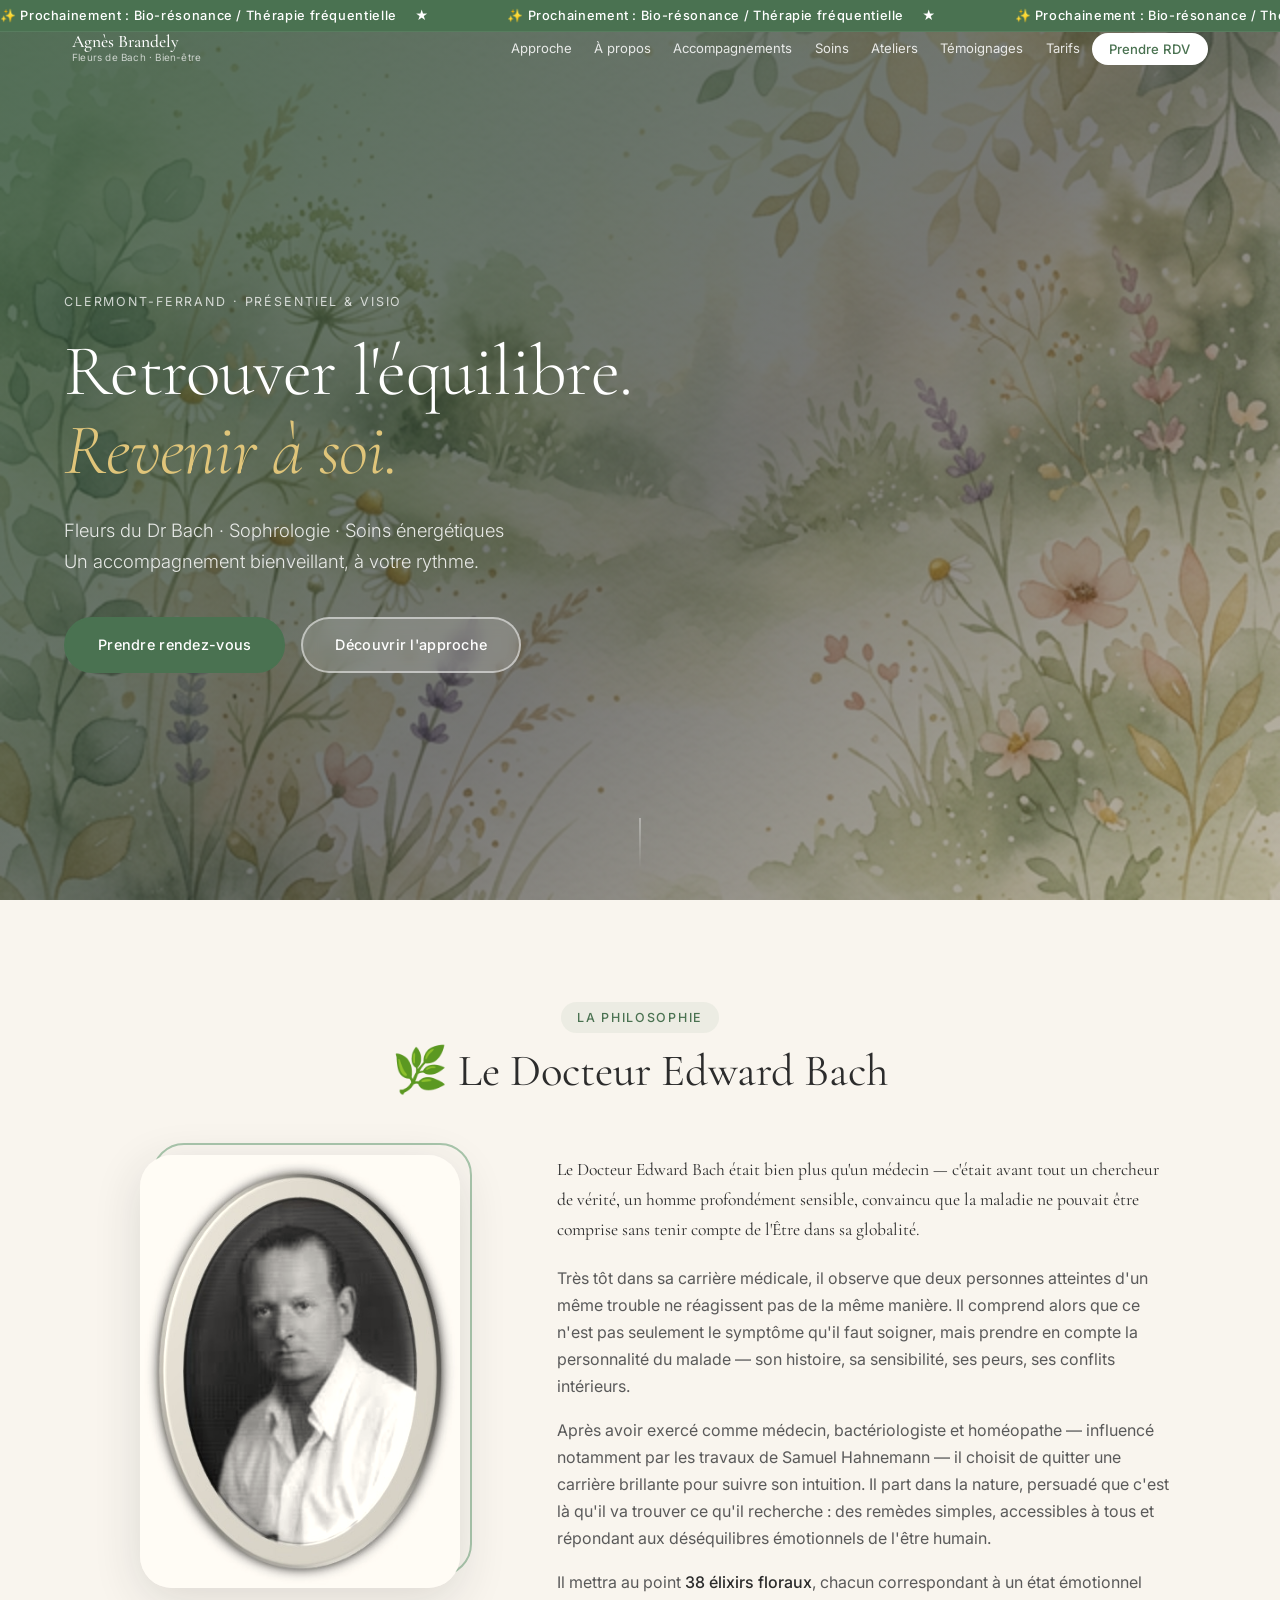
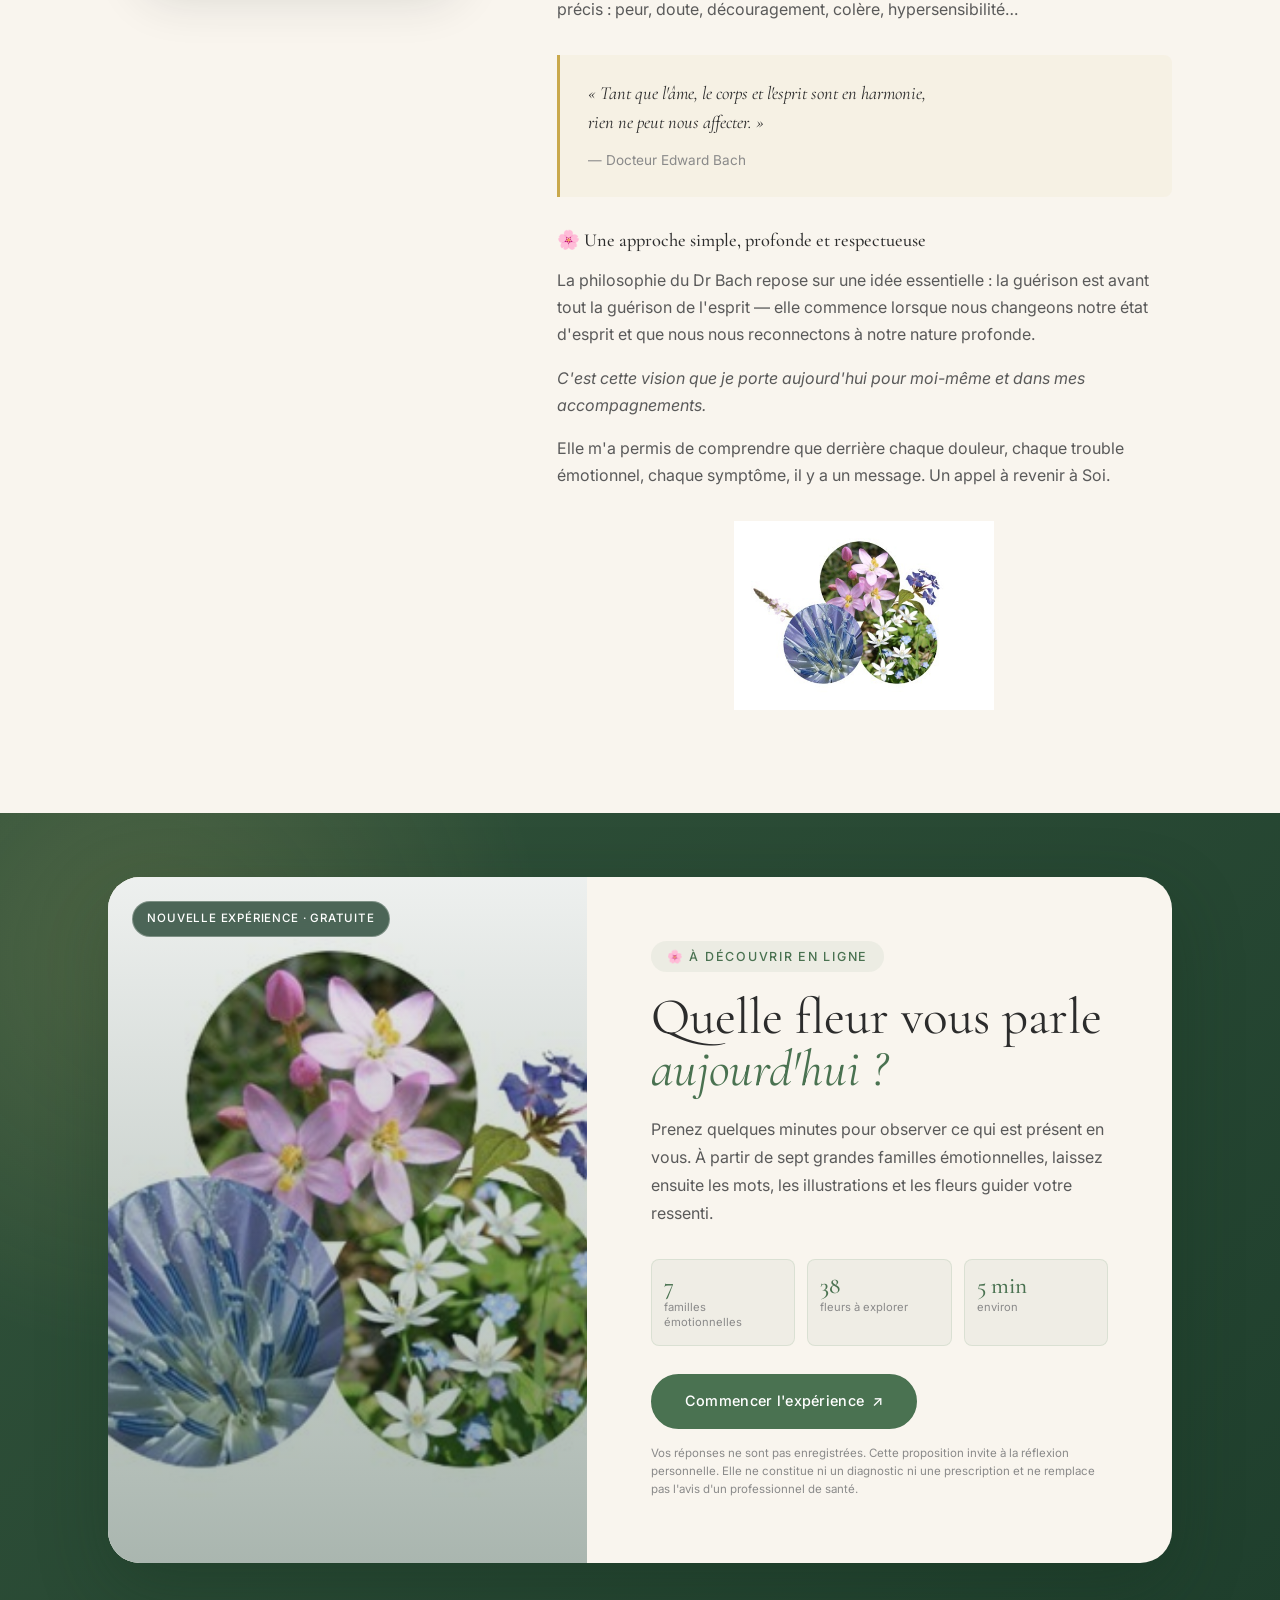
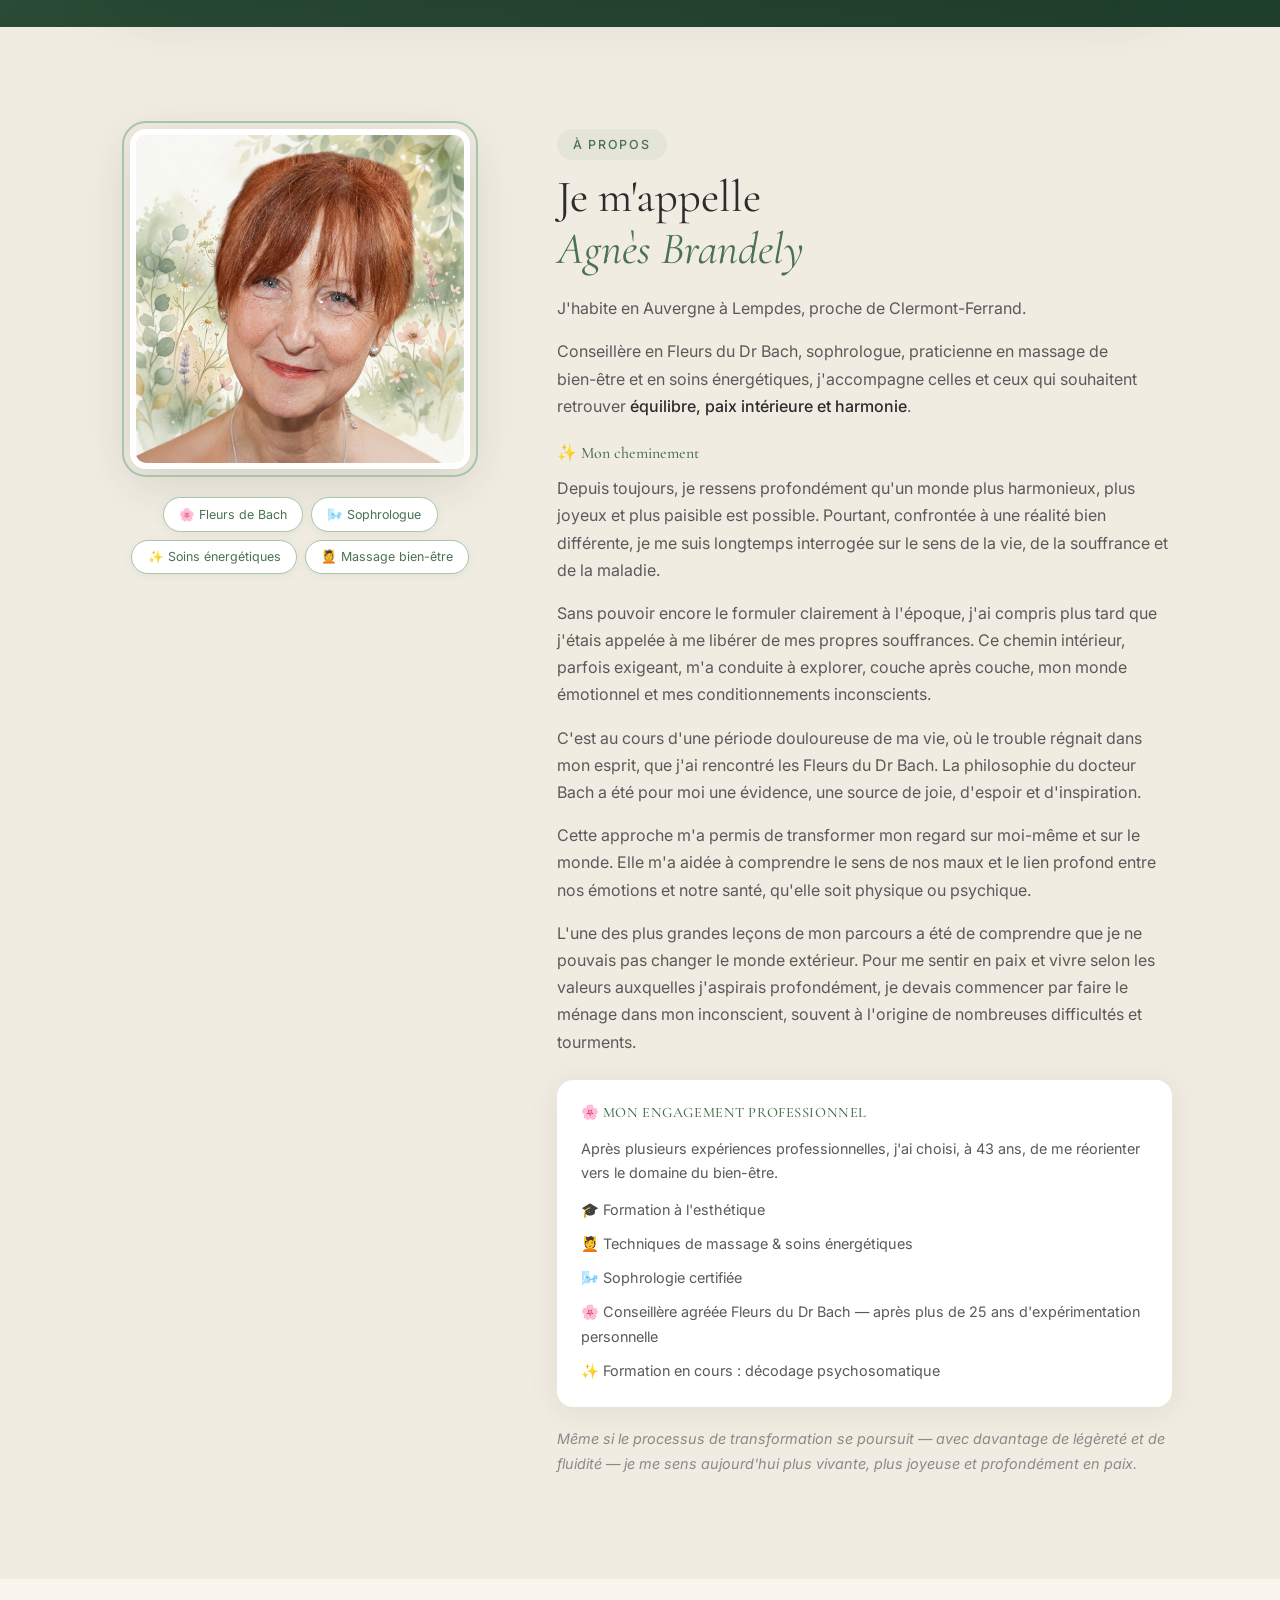
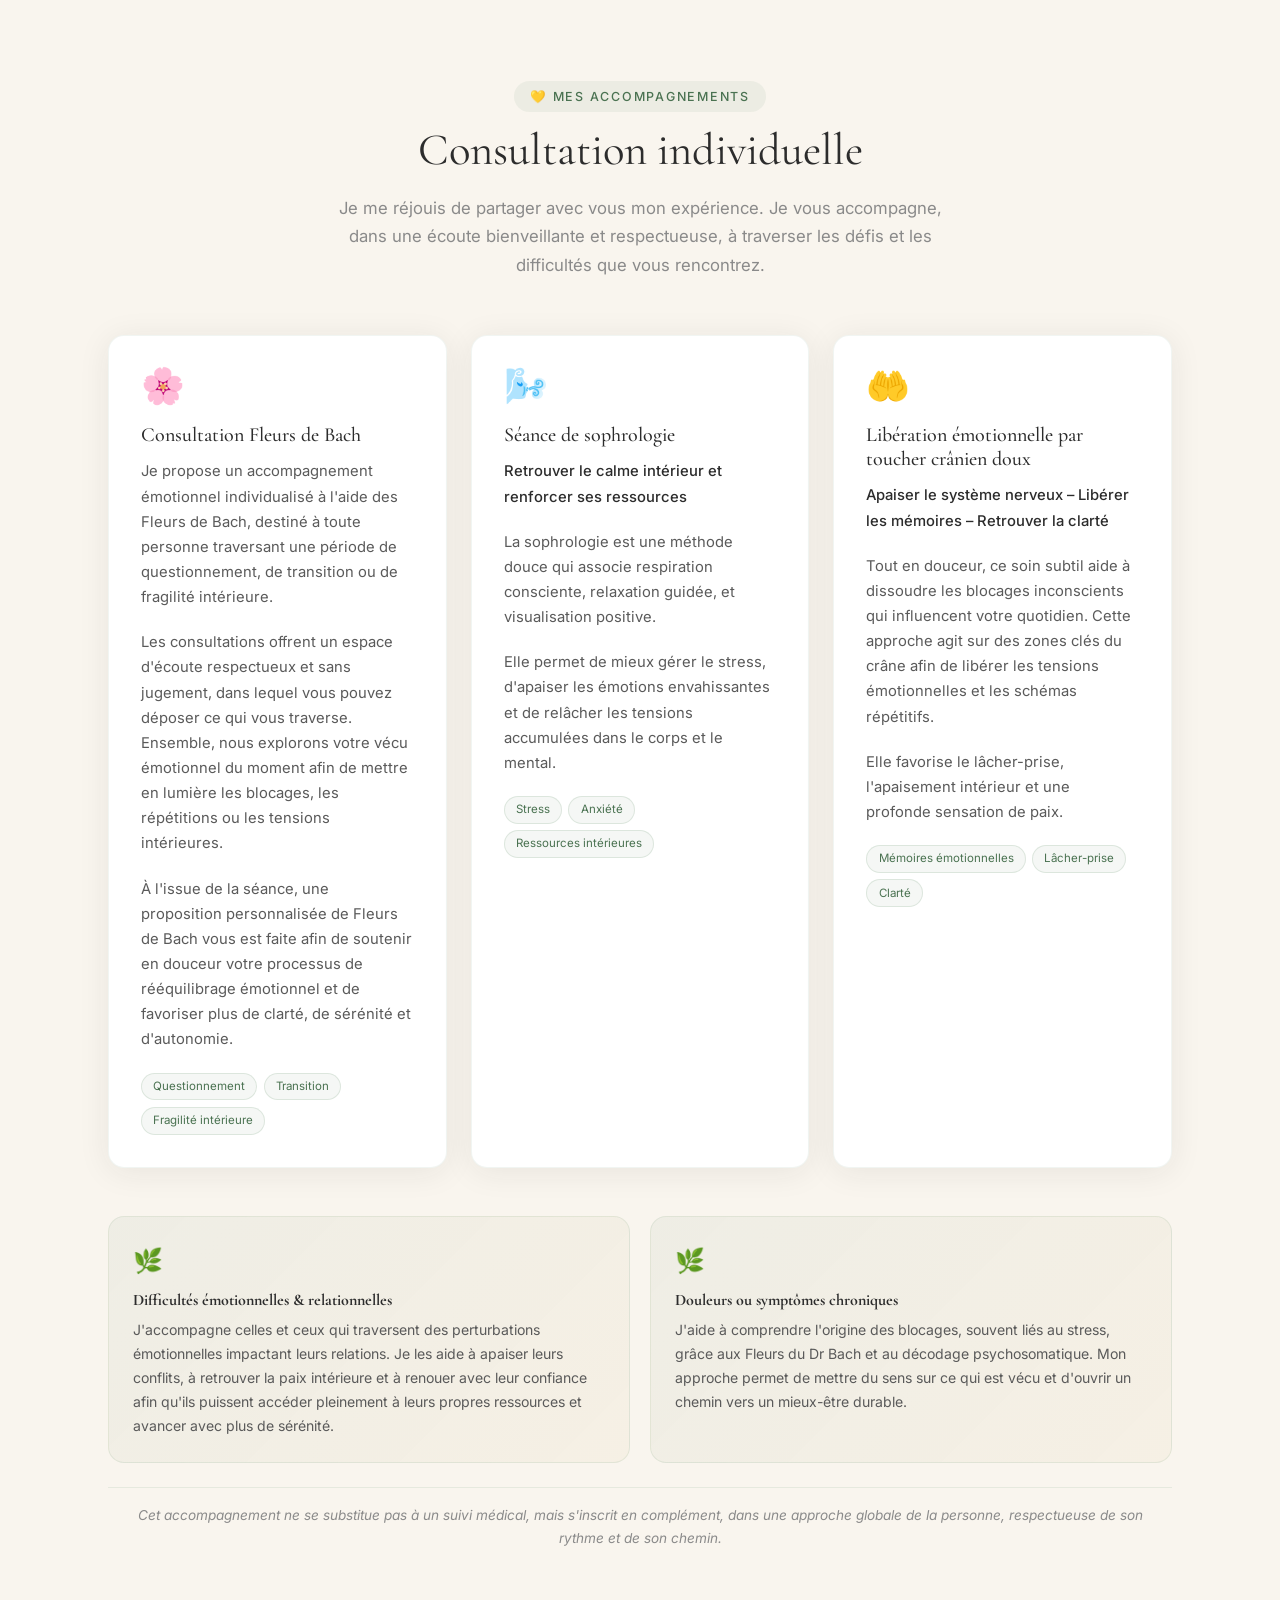
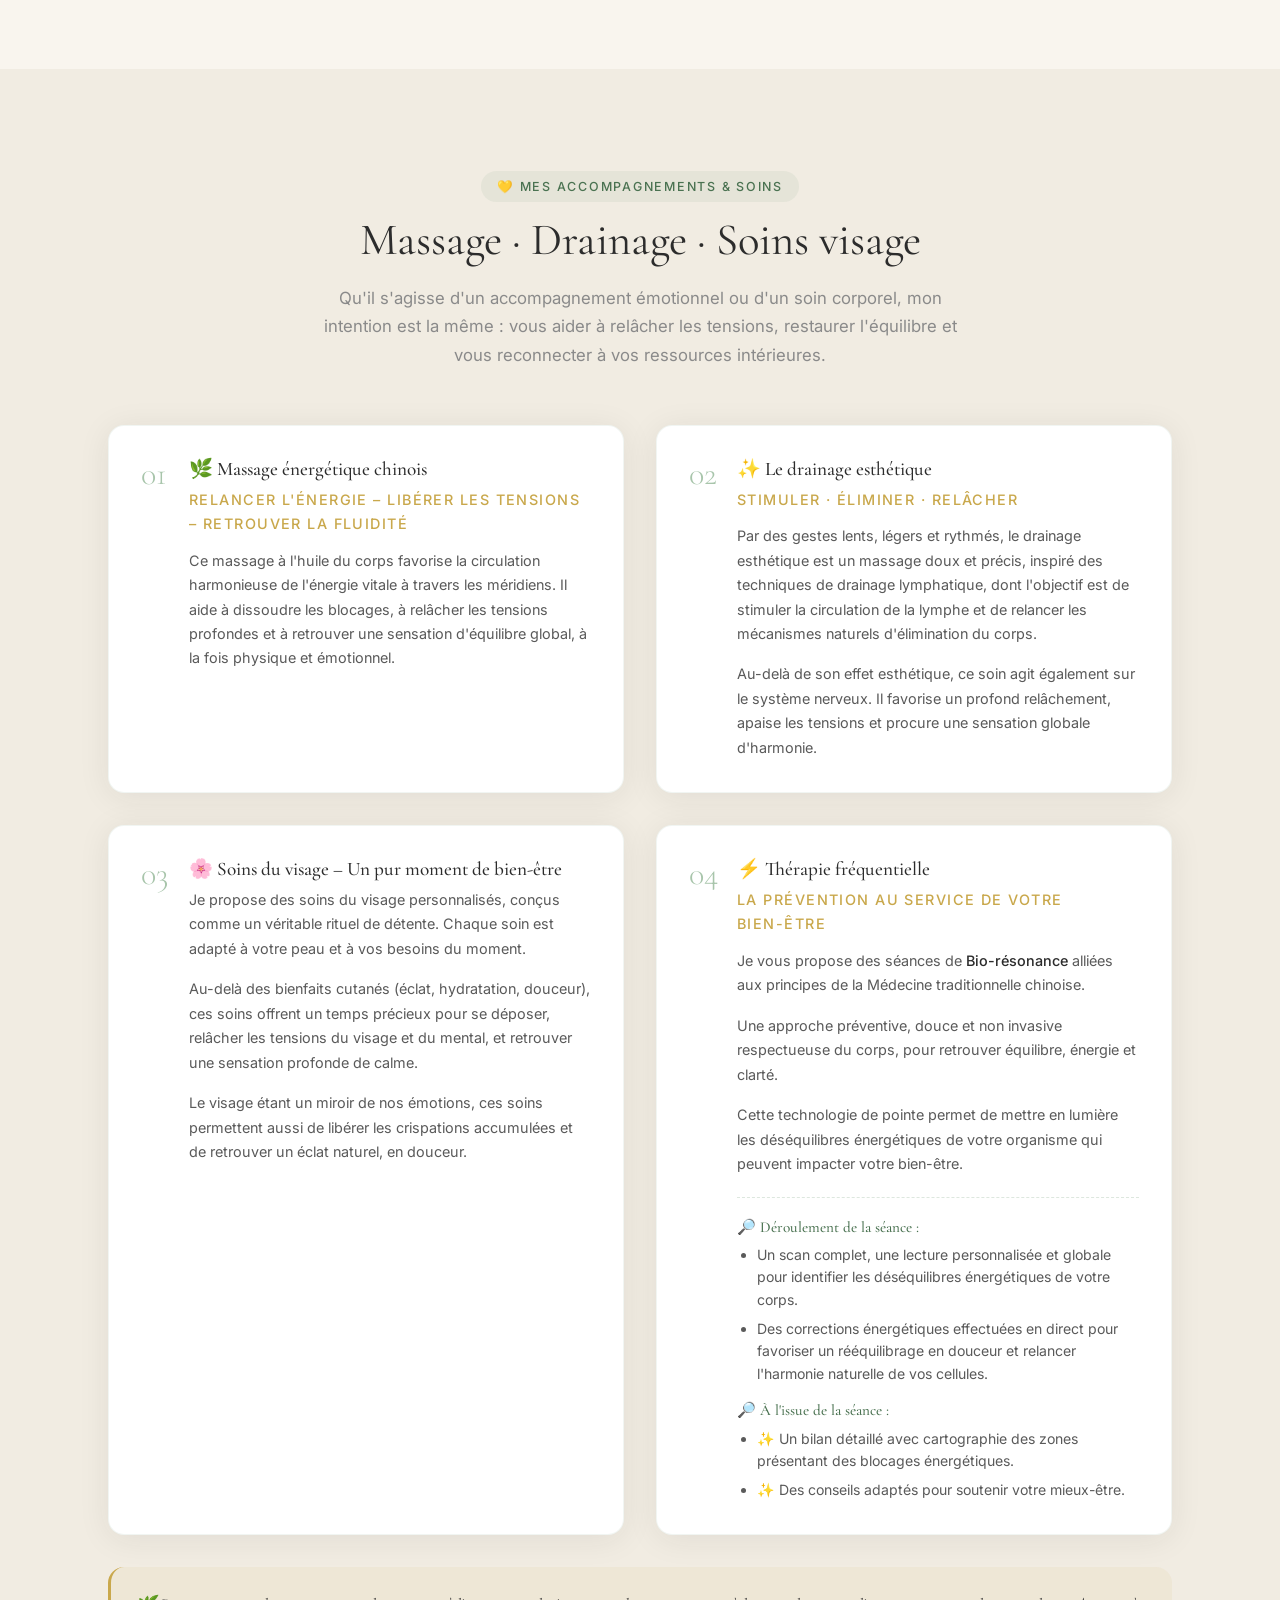
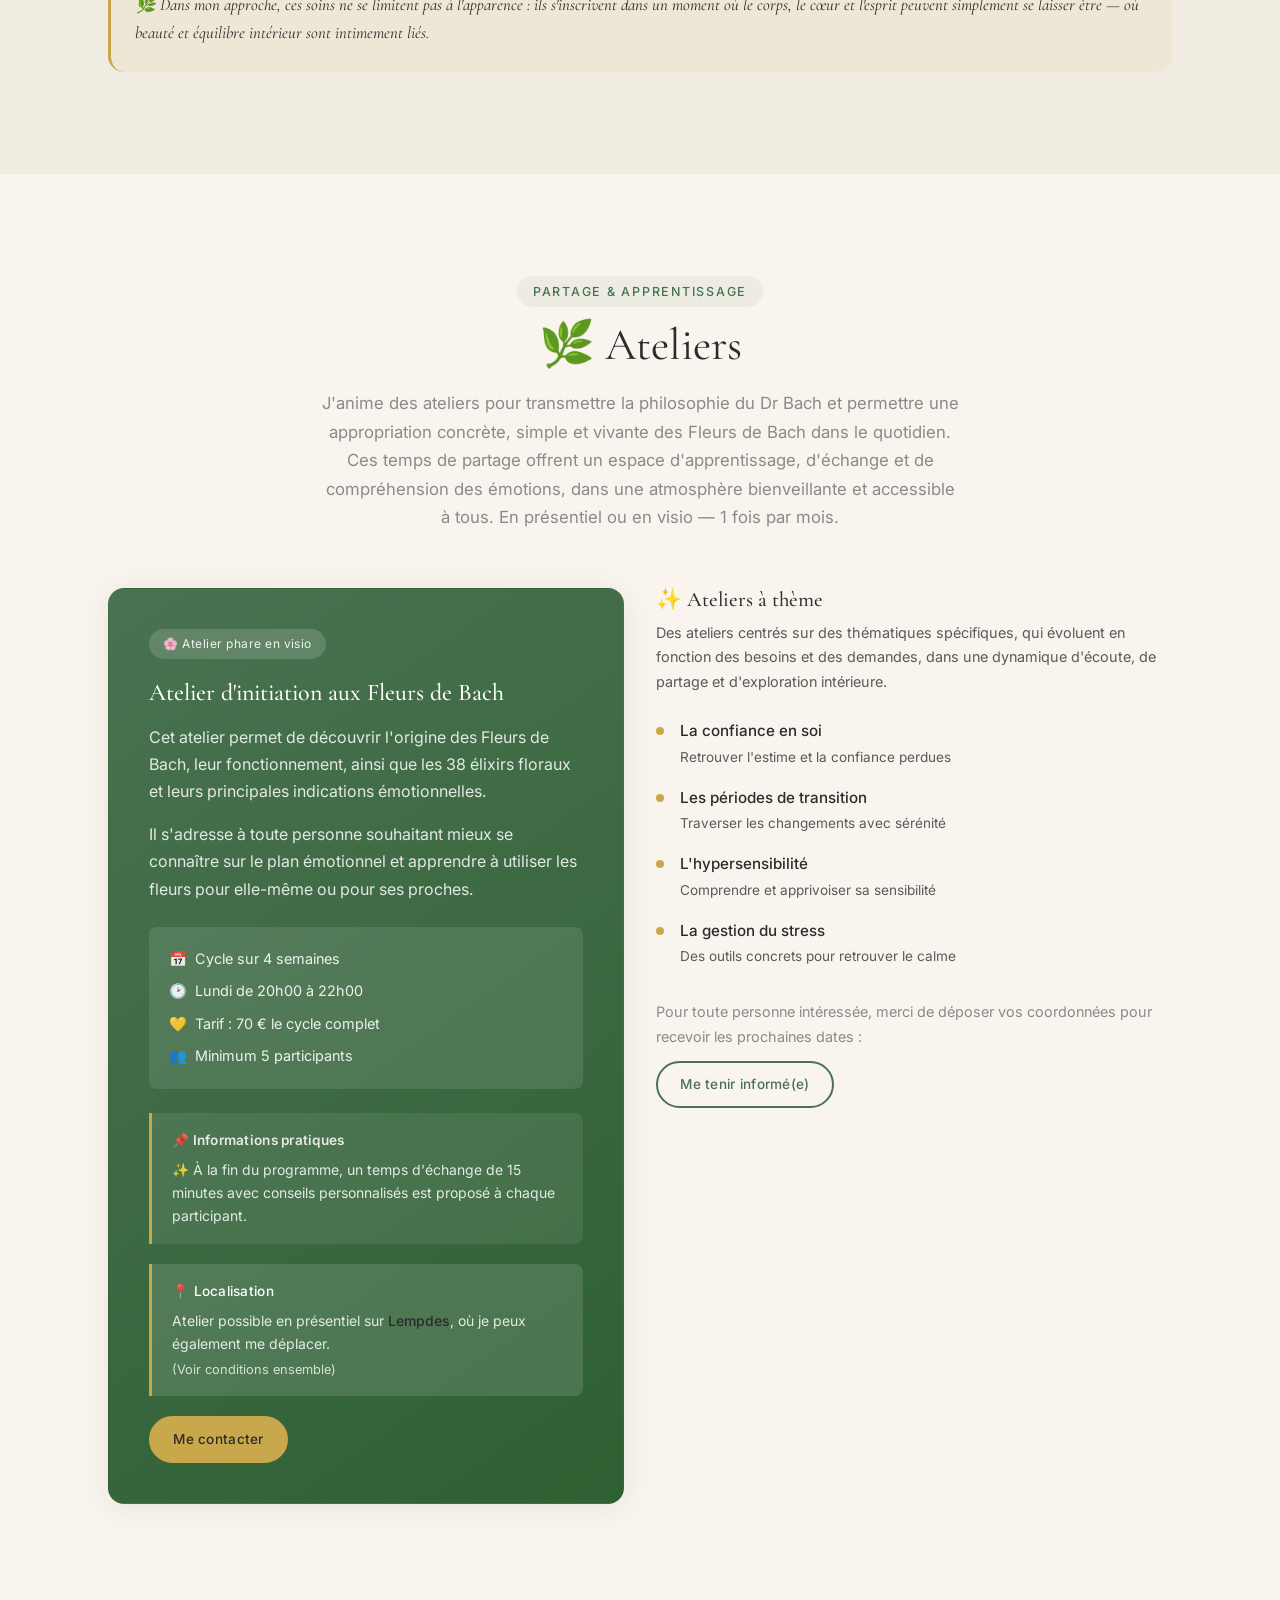
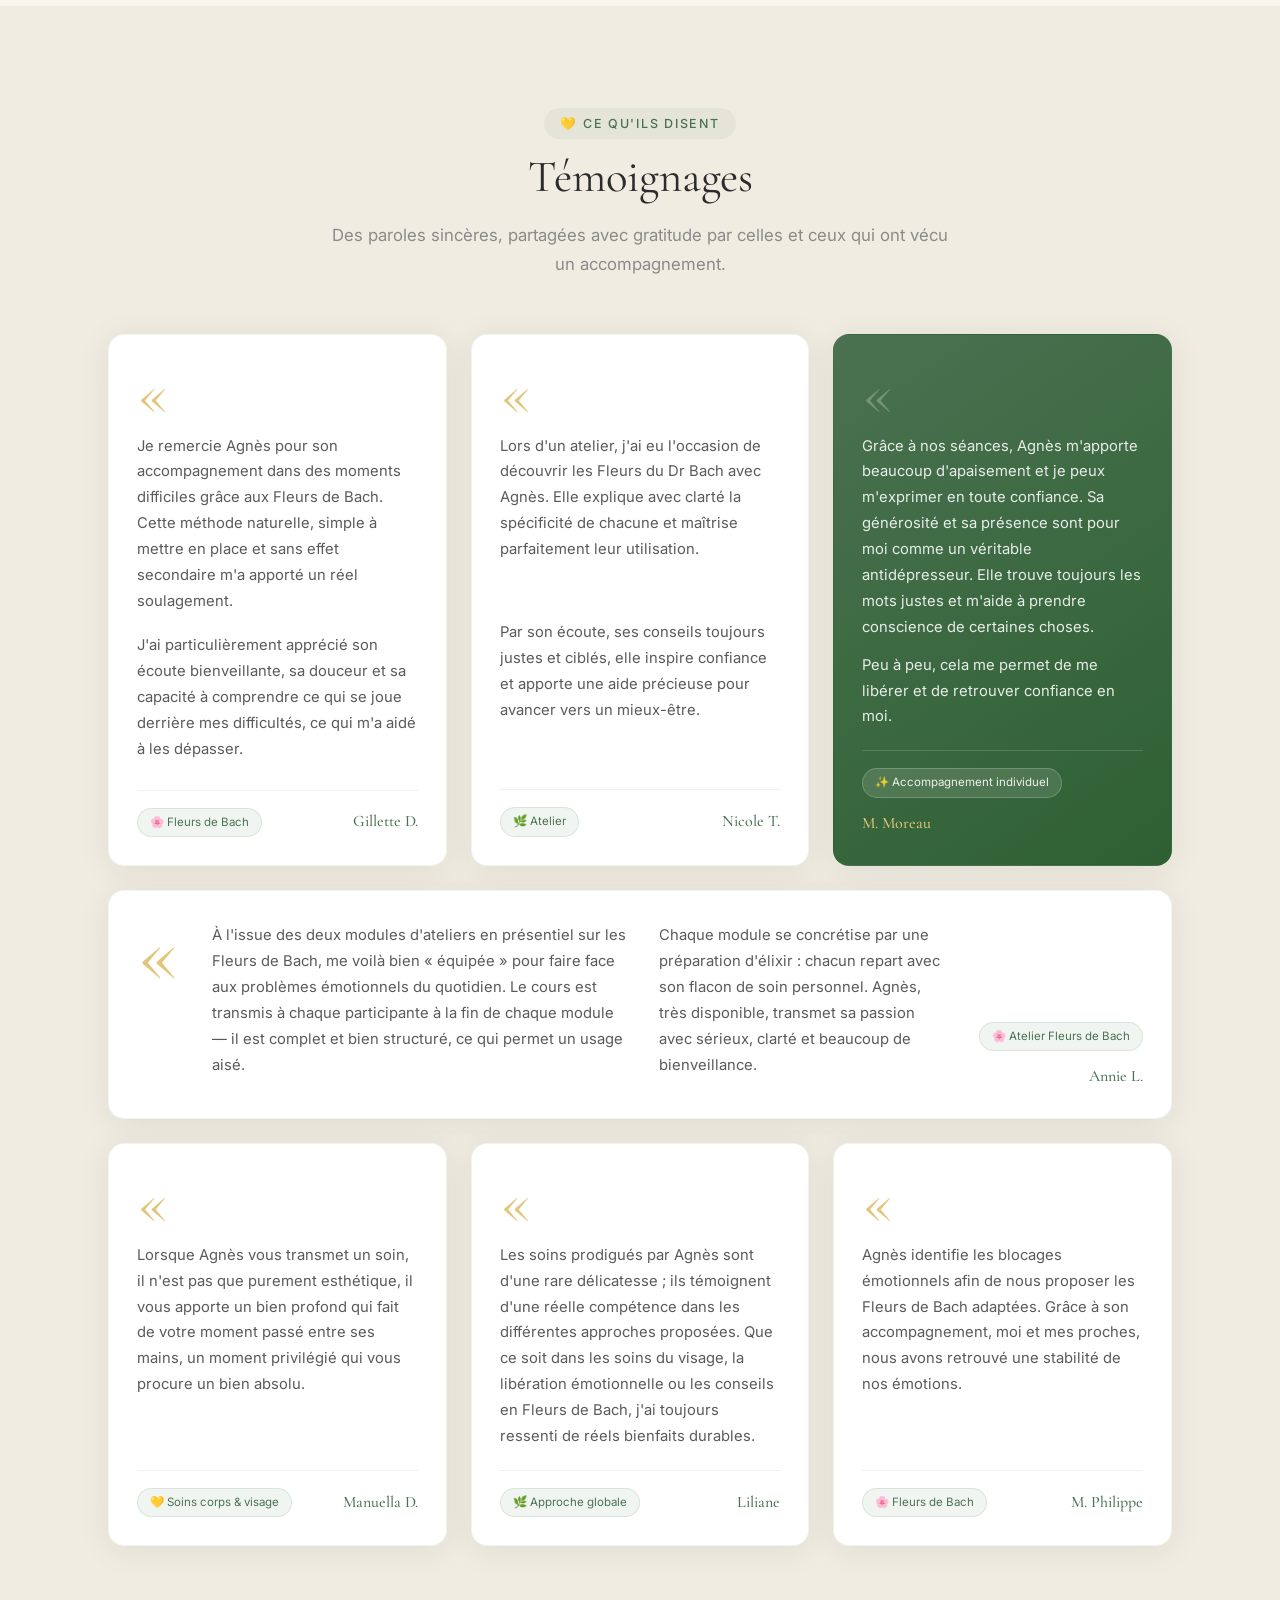
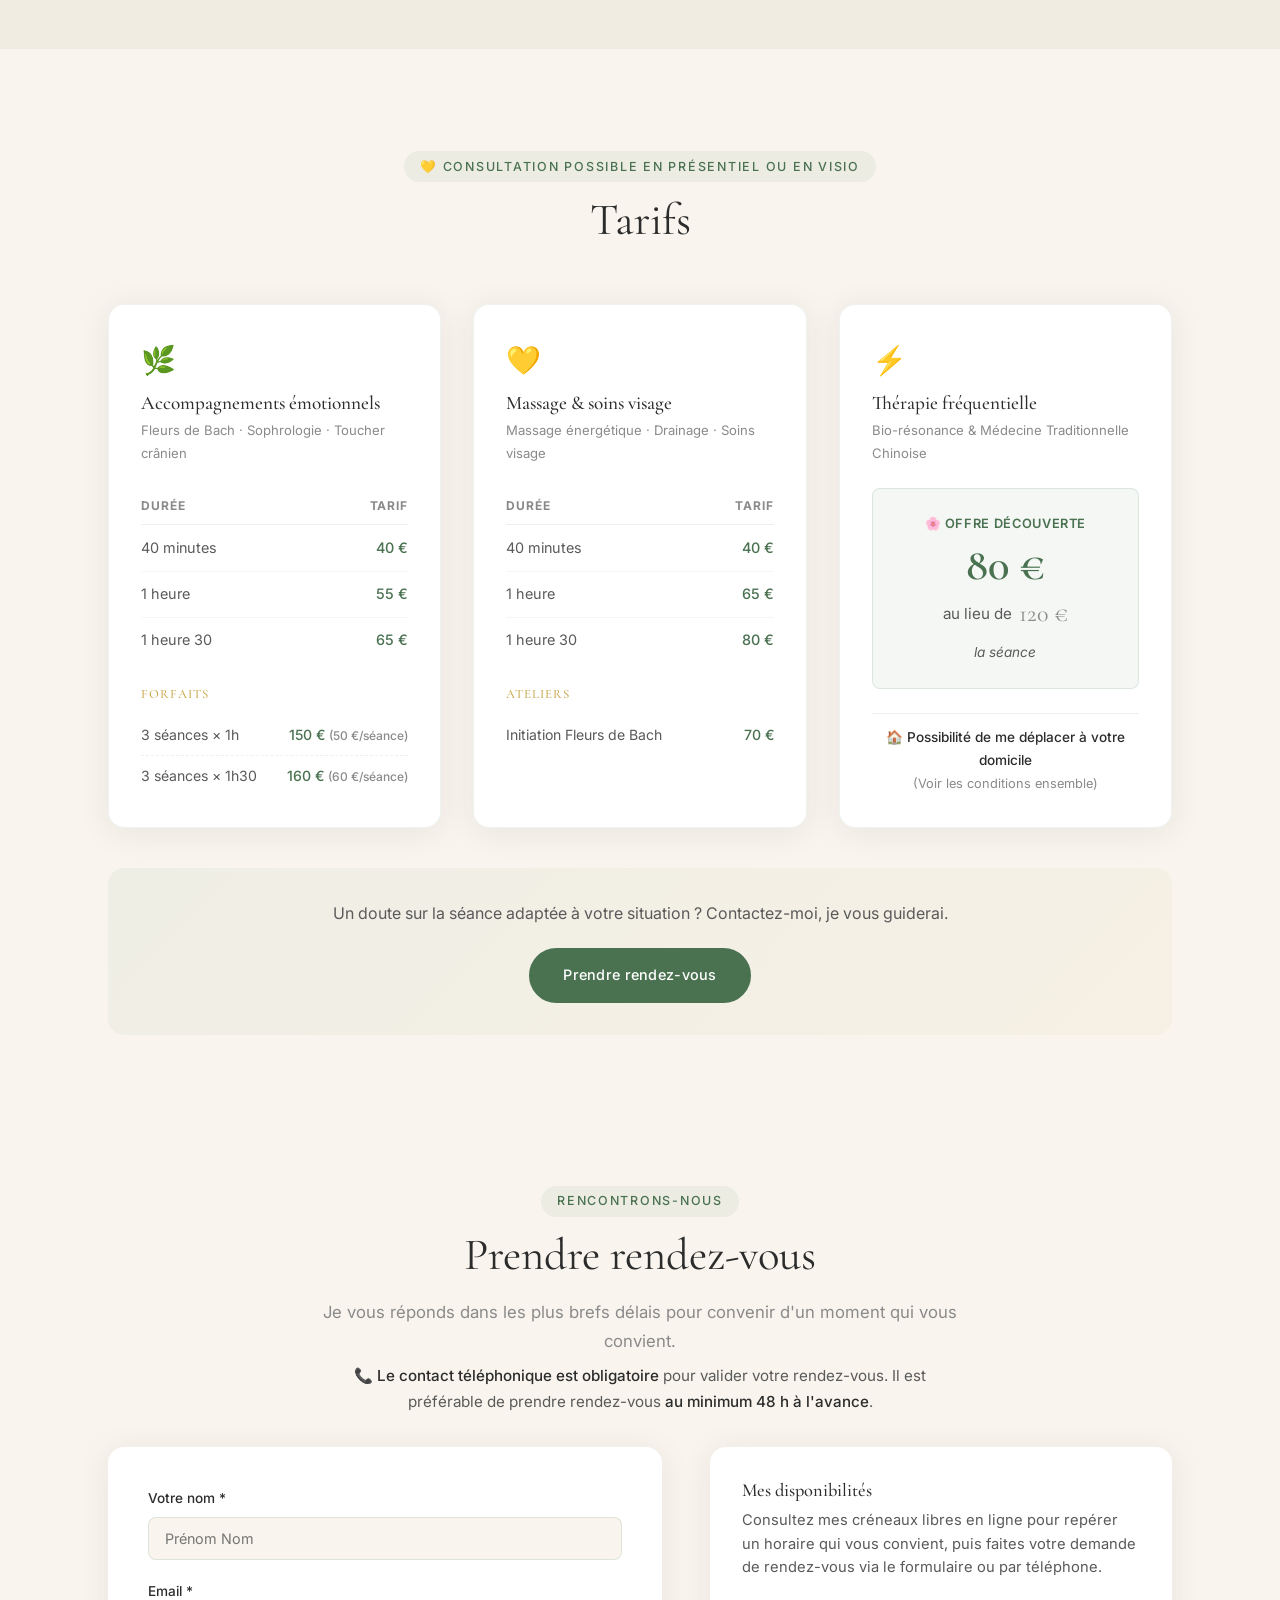
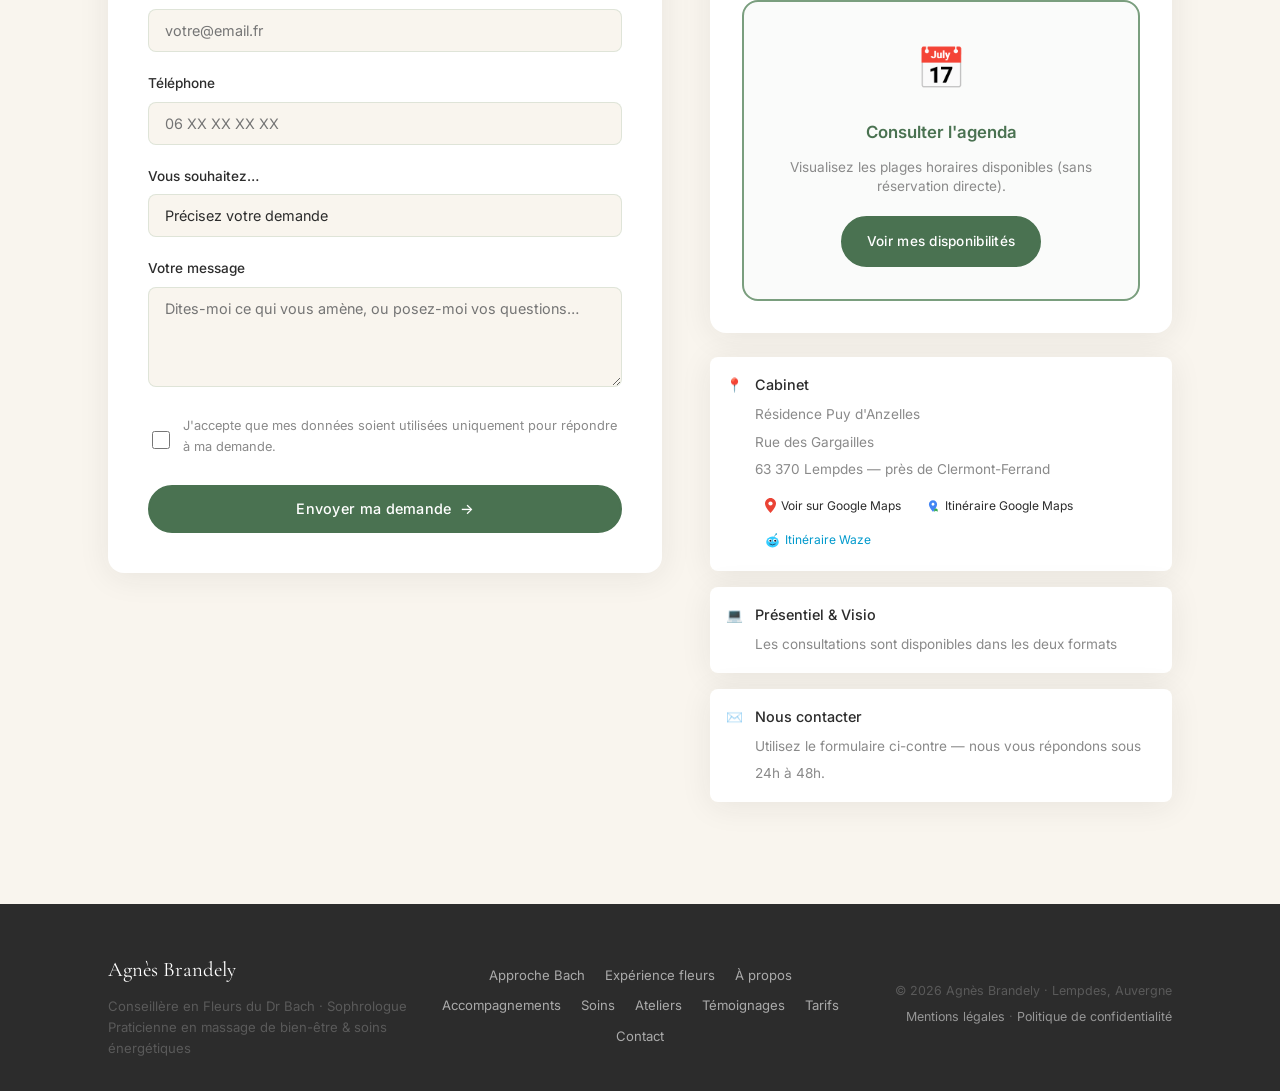
<file: index.html>
<!DOCTYPE html>
<html lang="fr">

<head>
    <meta charset="UTF-8" />
    <meta name="viewport" content="width=device-width, initial-scale=1.0" />
    <title>Agnès Brandely — Fleurs de Bach · Sophrologie · Bien-être | Clermont-Ferrand</title>
    <meta name="description"
        content="Agnès Brandely, conseillère en Fleurs du Dr Bach, sophrologue et praticienne en soins énergétiques à Lempdes (Clermont-Ferrand). Accompagnements en présentiel et visio." />
    <meta name="robots" content="index, follow" />

    <!-- Open Graph -->
    <meta property="og:type" content="website" />
    <meta property="og:title" content="Agnès Brandely — Fleurs de Bach · Sophrologie · Bien-être" />
    <meta property="og:image" content="images/hero_botanical.png" />

    <!-- Google Fonts -->
    <link rel="preconnect" href="https://fonts.googleapis.com" />
    <link rel="preconnect" href="https://fonts.gstatic.com" crossorigin />
    <link
        href="https://fonts.googleapis.com/css2?family=Cormorant+Garamond:ital,wght@0,300;0,400;0,500;0,600;1,300;1,400;1,500&family=Inter:wght@300;400;500&display=swap"
        rel="stylesheet" />

    <link rel="stylesheet" href="style.css?v=20261005" />

    <style>
        /* Photo botanique : cadre carré arrondi */
        .apropos-portrait-wrap,
        .apropos-portrait {
            border-radius: 16px !important;
            aspect-ratio: 1 / 1;
            object-fit: cover;
        }

        /* Force checkbox visible et cliquable */
        .form-check {
            align-items: center !important;
        }

        .form-check input[type="checkbox"] {
            all: revert !important;
            width: 18px !important;
            height: 18px !important;
            cursor: pointer !important;
            flex-shrink: 0 !important;
            accent-color: #7a9e7e !important;
        }

        .form-check label {
            cursor: pointer !important;
        }
    </style>
</head>

<body>


    <!-- ═══════════════════════════════════════════
       NAVIGATION
  ═══════════════════════════════════════════ -->
    <nav id="navbar" aria-label="Navigation principale">
        <div class="announcement-marquee" role="complementary" aria-label="Annonce nouveauté">
            <div class="marquee-track">
                <div class="marquee-content">
                    <span>✨ Prochainement : Bio-résonance / Thérapie fréquentielle &nbsp;&nbsp;&nbsp;&nbsp;★&nbsp;&nbsp;&nbsp;&nbsp;</span>
                    <span>✨ Prochainement : Bio-résonance / Thérapie fréquentielle &nbsp;&nbsp;&nbsp;&nbsp;★&nbsp;&nbsp;&nbsp;&nbsp;</span>
                    <span>✨ Prochainement : Bio-résonance / Thérapie fréquentielle &nbsp;&nbsp;&nbsp;&nbsp;★&nbsp;&nbsp;&nbsp;&nbsp;</span>
                    <span>✨ Prochainement : Bio-résonance / Thérapie fréquentielle &nbsp;&nbsp;&nbsp;&nbsp;★&nbsp;&nbsp;&nbsp;&nbsp;</span>
                    <span>✨ Prochainement : Bio-résonance / Thérapie fréquentielle &nbsp;&nbsp;&nbsp;&nbsp;★&nbsp;&nbsp;&nbsp;&nbsp;</span>
                    <span>✨ Prochainement : Bio-résonance / Thérapie fréquentielle &nbsp;&nbsp;&nbsp;&nbsp;★&nbsp;&nbsp;&nbsp;&nbsp;</span>
                </div>
            </div>
        </div>
        <div class="nav-container">
            <a href="#hero" class="nav-logo" aria-label="Accueil">
                <span class="logo-name">Agnès Brandely</span>
                <span class="logo-tagline">Fleurs de Bach · Bien-être</span>
            </a>
            <button class="nav-toggle" id="navToggle" aria-label="Menu" aria-expanded="false" aria-controls="navMenu">
                <span></span><span></span><span></span>
            </button>
            <ul class="nav-menu" id="navMenu" role="list">
                <li><a href="#approche" class="nav-link">Approche</a></li>
                <li><a href="#apropos" class="nav-link">À propos</a></li>
                <li><a href="#accompagnements" class="nav-link">Accompagnements</a></li>
                <li><a href="#soins" class="nav-link">Soins</a></li>
                <li><a href="#ateliers" class="nav-link">Ateliers</a></li>
                <li><a href="#temoignages" class="nav-link">Témoignages</a></li>
                <li><a href="#tarifs" class="nav-link">Tarifs</a></li>
                <li><a href="#contact" class="nav-cta" id="navCtaBtn">Prendre RDV</a></li>
            </ul>
        </div>
    </nav>

    <!-- ═══════════════════════════════════════════
       HERO
  ═══════════════════════════════════════════ -->
    <section id="hero" aria-label="Accueil">
        <div class="hero-bg" aria-hidden="true">
            <img src="images/hero_botanical.png" alt="" class="hero-bg-img" />
            <div class="hero-overlay"></div>
        </div>
        <div class="hero-content">
            <p class="hero-eyebrow reveal">Clermont-Ferrand · Présentiel &amp; Visio</p>
            <h1 class="hero-title reveal">
                Retrouver l'équilibre.<br />
                <em>Revenir à soi.</em>
            </h1>
            <p class="hero-subtitle reveal">
                Fleurs du Dr Bach · Sophrologie · Soins énergétiques<br />
                Un accompagnement bienveillant, à votre rythme.
            </p>
            <div class="hero-actions reveal">
                <a href="#contact" class="btn btn-primary" id="heroCta">Prendre rendez-vous</a>
                <a href="#approche" class="btn btn-ghost">Découvrir l'approche</a>
            </div>
        </div>
        <div class="hero-scroll" aria-hidden="true">
            <span></span>
        </div>
    </section>

    <!-- ═══════════════════════════════════════════
       PHILOSOPHIE BACH
  ═══════════════════════════════════════════ -->
    <section id="approche" class="section" aria-labelledby="approche-title">
        <div class="container">
            <div class="section-header reveal">
                <span class="section-tag">La philosophie</span>
                <h2 id="approche-title" class="section-title">🌿 Le Docteur Edward Bach</h2>
            </div>
            <div class="bach-grid">
                <div class="bach-photo reveal">
                    <div class="bach-portrait-wrap">
                        <img src="images/dr_bach.jpg" alt="Portrait du Docteur Edward Bach, fondateur des Fleurs de Bach"
                            class="bach-portrait" onerror="this.style.display='none'" />
                        <div class="bach-portrait-deco" aria-hidden="true"></div>
                    </div>
                </div>
                <div class="bach-text reveal">
                    <p class="bach-intro">
                        Le Docteur Edward Bach était bien plus qu'un médecin — c'était avant tout un chercheur de vérité, un
                        homme
                        profondément sensible, convaincu que la maladie ne pouvait être comprise sans tenir compte de
                        l'Être dans sa
                        globalité.
                    </p>
                    <p>
                        Très tôt dans sa carrière médicale, il observe que deux personnes atteintes d'un même trouble ne
                        réagissent
                        pas de la même manière. Il comprend alors que ce n'est pas seulement le symptôme qu'il faut
                        soigner, mais
                        prendre en compte la personnalité du malade — son histoire, sa sensibilité, ses peurs, ses
                        conflits
                        intérieurs.
                    </p>
                    <p>
                        Après avoir exercé comme médecin, bactériologiste et homéopathe — influencé notamment par les
                        travaux de
                        Samuel Hahnemann — il choisit de quitter une carrière brillante pour suivre son intuition. Il
                        part dans la
                        nature, persuadé que c'est là qu'il va trouver ce qu'il recherche : des remèdes simples,
                        accessibles à tous
                        et répondant aux déséquilibres émotionnels de l'être humain.
                    </p>
                    <p>
                        Il mettra au point <strong>38 élixirs floraux</strong>, chacun correspondant à un état
                        émotionnel précis :
                        peur, doute, découragement, colère, hypersensibilité…
                    </p>
                    <blockquote class="bach-quote">
                        <p>« Tant que l'âme, le corps et l'esprit sont en harmonie,<br />rien ne peut nous affecter. »
                        </p>
                        <cite>— Docteur Edward Bach</cite>
                    </blockquote>

                    <h3 style="margin-top:2rem; margin-bottom:1rem; font-size:1.15rem;">🌸 Une approche simple, profonde
                        et respectueuse</h3>
                    <p>
                        La philosophie du Dr Bach repose sur une idée essentielle : la guérison est avant tout la
                        guérison de
                        l'esprit — elle commence lorsque nous changeons notre état d'esprit et que nous nous
                        reconnectons à notre
                        nature profonde.
                    </p>
                    <p>
                        <em>C'est cette vision que je porte aujourd'hui pour moi-même et dans mes accompagnements.</em>
                    </p>
                    <p>
                        Elle m'a permis de comprendre que derrière chaque douleur, chaque trouble émotionnel, chaque
                        symptôme, il y
                        a un message. Un appel à revenir à Soi.
                    </p>

                    <div class="bach-flowers" aria-hidden="true">
                        <img src="images/fleurs_bach_multiples.jpg" alt="Composition de Fleurs de Bach"
                            class="bach-flowers-img" />
                    </div>
                </div>
            </div>
        </div>
    </section>

    <!-- ═══════════════════════════════════════════
       EXPÉRIENCE INTERACTIVE — FLEURS DE BACH
  ═══════════════════════════════════════════ -->
    <section id="experience-fleurs" class="section experience-section" aria-labelledby="experience-title">
        <div class="container">
            <div class="experience-card reveal">
                <div class="experience-visual">
                    <img src="images/fleurs_bach_multiples.jpg"
                        alt="Composition florale évoquant l'expérience interactive autour des Fleurs de Bach"
                        loading="lazy" decoding="async" />
                    <div class="experience-visual-overlay" aria-hidden="true"></div>
                    <span class="experience-label">Nouvelle expérience · Gratuite</span>
                </div>
                <div class="experience-content">
                    <span class="section-tag experience-tag">🌸 À découvrir en ligne</span>
                    <h2 id="experience-title" class="experience-title">Quelle fleur vous parle <br /><em>aujourd'hui&nbsp;?</em></h2>
                    <p class="experience-intro">
                        Prenez quelques minutes pour observer ce qui est présent en vous. À partir de sept grandes
                        familles émotionnelles, laissez ensuite les mots, les illustrations et les fleurs guider
                        votre ressenti.
                    </p>
                    <div class="experience-stats" aria-label="Caractéristiques de l'expérience">
                        <div class="experience-stat">
                            <strong>7</strong>
                            <span>familles émotionnelles</span>
                        </div>
                        <div class="experience-stat">
                            <strong>38</strong>
                            <span>fleurs à explorer</span>
                        </div>
                        <div class="experience-stat">
                            <strong>5 min</strong>
                            <span>environ</span>
                        </div>
                    </div>
                    <a href="https://fleurs-bach-agnes-experience.espace-de-tr-3475.chatgpt.site"
                        class="btn btn-primary experience-cta" target="_blank" rel="noopener noreferrer"
                        aria-label="Commencer l'expérience (nouvel onglet)">
                        <span>Commencer l'expérience</span>
                        <span class="btn-icon" aria-hidden="true">↗</span>
                    </a>
                    <p class="experience-note">
                        Vos réponses ne sont pas enregistrées.
                        Cette proposition invite à la réflexion personnelle. Elle ne constitue ni un diagnostic ni
                        une prescription et ne remplace pas l'avis d'un professionnel de santé.
                    </p>
                </div>
            </div>
        </div>
    </section>

    <!-- ═══════════════════════════════════════════
       À PROPOS
  ═══════════════════════════════════════════ -->
    <section id="apropos" class="section section-alt" aria-labelledby="apropos-title">
        <div class="container">
            <div class="apropos-grid">
                <div class="apropos-photo reveal">
                    <div class="apropos-portrait-wrap">
                        <img src="images/agnes_portrait_botanical.png"
                            alt="Portrait d'Agnès Brandely, conseillère en Fleurs de Bach et sophrologue à Lempdes"
                            class="apropos-portrait" />
                    </div>
                    <div class="apropos-badges reveal">
                        <span class="badge">🌸 Fleurs de Bach</span>
                        <span class="badge">🌬️ Sophrologue</span>
                        <span class="badge">✨ Soins énergétiques</span>
                        <span class="badge">💆 Massage bien-être</span>
                    </div>
                </div>
                <div class="apropos-text reveal">
                    <span class="section-tag">À propos</span>
                    <h2 id="apropos-title" class="section-title-left">Je m'appelle<br /><em>Agnès Brandely</em></h2>
                    <p>J'habite en Auvergne à Lempdes, proche de Clermont-Ferrand.</p>
                    <p>
                        Conseillère en Fleurs du Dr Bach, sophrologue, praticienne en massage de bien-être et en soins
                        énergétiques, j'accompagne celles et ceux qui souhaitent retrouver <strong>équilibre, paix
                            intérieure et
                            harmonie</strong>.
                    </p>

                    <h3 style="font-size:1rem; margin: 1.5rem 0 0.75rem; color: var(--sage-dark);">✨ Mon cheminement
                    </h3>
                    <p>
                        Depuis toujours, je ressens profondément qu'un monde plus harmonieux, plus joyeux et plus
                        paisible est
                        possible. Pourtant, confrontée à une réalité bien différente, je me suis longtemps interrogée
                        sur le sens de
                        la vie, de la souffrance et de la maladie.
                    </p>
                    <p>
                        Sans pouvoir encore le formuler clairement à l'époque, j'ai compris plus tard que j'étais
                        appelée à me
                        libérer de mes propres souffrances. Ce chemin intérieur, parfois exigeant, m'a conduite à
                        explorer, couche
                        après couche, mon monde émotionnel et mes conditionnements inconscients.
                    </p>
                    <p>
                        C'est au cours d'une période douloureuse de ma vie, où le trouble régnait dans mon esprit, que
                        j'ai
                        rencontré les Fleurs du Dr Bach. La philosophie du docteur Bach a été pour moi une évidence, une
                        source de
                        joie, d'espoir et d'inspiration.
                    </p>
                    <p>
                        Cette approche m'a permis de transformer mon regard sur moi-même et sur le monde. Elle m'a aidée
                        à
                        comprendre le sens de nos maux et le lien profond entre nos émotions et notre santé, qu'elle
                        soit physique
                        ou psychique.
                    </p>
                    <p>
                        L'une des plus grandes leçons de mon parcours a été de comprendre que je ne pouvais pas changer
                        le monde
                        extérieur. Pour me sentir en paix et vivre selon les valeurs auxquelles j'aspirais profondément,
                        je devais
                        commencer par faire le ménage dans mon inconscient, souvent à l'origine de nombreuses
                        difficultés et
                        tourments.
                    </p>

                    <div class="formation-list">
                        <h3 class="formation-title">🌸 Mon engagement professionnel</h3>
                        <p style="font-size:0.9rem; color:var(--text-light); margin-bottom:0.75rem;">Après plusieurs
                            expériences
                            professionnelles, j'ai choisi, à 43 ans, de me réorienter vers le domaine du bien-être.</p>
                        <ul>
                            <li>🎓 Formation à l'esthétique</li>
                            <li>💆 Techniques de massage &amp; soins énergétiques</li>
                            <li>🌬️ Sophrologie certifiée</li>
                            <li>🌸 Conseillère agréée Fleurs du Dr Bach — après plus de 25 ans d'expérimentation
                                personnelle</li>
                            <li>✨ Formation en cours : décodage psychosomatique</li>
                        </ul>
                    </div>
                    <p class="apropos-coda">
                        <em>Même si le processus de transformation se poursuit — avec davantage de légèreté et de
                            fluidité — je me
                            sens aujourd'hui plus vivante, plus joyeuse et profondément en paix.</em>
                    </p>
                </div>
            </div>
        </div>
    </section>

    <!-- ═══════════════════════════════════════════
       ACCOMPAGNEMENTS
  ═══════════════════════════════════════════ -->
    <section id="accompagnements" class="section" aria-labelledby="accompagnements-title">
        <div class="container">
            <div class="section-header reveal">
                <span class="section-tag">💛 Mes accompagnements</span>
                <h2 id="accompagnements-title" class="section-title">Consultation individuelle</h2>
                <p class="section-intro">Je me réjouis de partager avec vous mon expérience. Je vous accompagne, dans
                    une
                    écoute bienveillante et respectueuse, à traverser les défis et les difficultés que vous rencontrez.
                </p>
            </div>

            <div class="cards-grid">

                <article class="card reveal" aria-labelledby="card-bach">
                    <div class="card-icon" aria-hidden="true">🌸</div>
                    <h3 id="card-bach" class="card-title">Consultation Fleurs de Bach</h3>
                    <p class="card-text">
                        Je propose un accompagnement émotionnel individualisé à l'aide des Fleurs de Bach, destiné à
                        toute personne
                        traversant une période de questionnement, de transition ou de fragilité intérieure.
                    </p>
                    <p class="card-text">
                        Les consultations offrent un espace d'écoute respectueux et sans jugement, dans lequel vous
                        pouvez déposer
                        ce qui vous traverse. Ensemble, nous explorons votre vécu émotionnel du moment afin de mettre en
                        lumière les
                        blocages, les répétitions ou les tensions intérieures.
                    </p>
                    <p class="card-text">
                        À l'issue de la séance, une proposition personnalisée de Fleurs de Bach vous est faite afin de
                        soutenir en
                        douceur votre processus de rééquilibrage émotionnel et de favoriser plus de clarté, de sérénité
                        et
                        d'autonomie.
                    </p>
                    <div class="card-tags">
                        <span>Questionnement</span>
                        <span>Transition</span>
                        <span>Fragilité intérieure</span>
                    </div>
                </article>

                <article class="card reveal" aria-labelledby="card-sophro">
                    <div class="card-icon" aria-hidden="true">🌬️</div>
                    <h3 id="card-sophro" class="card-title">Séance de sophrologie</h3>
                    <p class="card-text">
                        <strong>Retrouver le calme intérieur et renforcer ses ressources</strong>
                    </p>
                    <p class="card-text">
                        La sophrologie est une méthode douce qui associe respiration consciente, relaxation guidée, et
                        visualisation positive.
                    </p>
                    <p class="card-text">
                        Elle permet de mieux gérer le stress, d'apaiser les émotions envahissantes et de relâcher les
                        tensions
                        accumulées dans le corps et le mental.
                    </p>
                    <div class="card-tags">
                        <span>Stress</span>
                        <span>Anxiété</span>
                        <span>Ressources intérieures</span>
                    </div>
                </article>

                <article class="card reveal" aria-labelledby="card-cranien">
                    <div class="card-icon" aria-hidden="true">🤲</div>
                    <h3 id="card-cranien" class="card-title">Libération émotionnelle par toucher crânien doux</h3>
                    <p class="card-text">
                        <strong>Apaiser le système nerveux – Libérer les mémoires – Retrouver la clarté</strong>
                    </p>
                    <p class="card-text">
                        Tout en douceur, ce soin subtil aide à dissoudre les blocages inconscients qui influencent votre
                        quotidien.
                        Cette approche agit sur des zones clés du crâne afin de libérer les tensions émotionnelles et
                        les schémas
                        répétitifs.
                    </p>
                    <p class="card-text">Elle favorise le lâcher-prise, l'apaisement intérieur et une profonde sensation
                        de paix.</p>
                    <div class="card-tags">
                        <span>Mémoires émotionnelles</span>
                        <span>Lâcher-prise</span>
                        <span>Clarté</span>
                    </div>
                </article>

            </div>

            <div class="accompagnement-footer reveal">
                <div class="target-cards">
                    <div class="target-card">
                        <span class="target-icon">🌿</span>
                        <h4>Difficultés émotionnelles &amp; relationnelles</h4>
                        <p>J'accompagne celles et ceux qui traversent des perturbations émotionnelles impactant leurs
                            relations. Je
                            les aide à apaiser leurs conflits, à retrouver la paix intérieure et à renouer avec leur
                            confiance afin
                            qu'ils puissent accéder pleinement à leurs propres ressources et avancer avec plus de
                            sérénité.</p>
                    </div>
                    <div class="target-card">
                        <span class="target-icon">🌿</span>
                        <h4>Douleurs ou symptômes chroniques</h4>
                        <p>J'aide à comprendre l'origine des blocages, souvent liés au stress, grâce aux Fleurs du Dr
                            Bach et au
                            décodage psychosomatique. Mon approche permet de mettre du sens sur ce qui est vécu et
                            d'ouvrir un chemin
                            vers un mieux-être durable.</p>
                    </div>
                </div>
                <p class="disclaimer">
                    <em>Cet accompagnement ne se substitue pas à un suivi médical, mais s'inscrit en complément, dans
                        une approche
                        globale de la personne, respectueuse de son rythme et de son chemin.</em>
                </p>
            </div>
        </div>
    </section>

    <!-- ═══════════════════════════════════════════
       SOINS CORPS & VISAGE
  ═══════════════════════════════════════════ -->
    <section id="soins" class="section section-alt" aria-labelledby="soins-title">
        <div class="container">
            <div class="section-header reveal">
                <span class="section-tag">💛 Mes accompagnements &amp; soins</span>
                <h2 id="soins-title" class="section-title">Massage · Drainage · Soins visage</h2>
                <p class="section-intro">Qu'il s'agisse d'un accompagnement émotionnel ou d'un soin corporel, mon
                    intention est
                    la même : vous aider à relâcher les tensions, restaurer l'équilibre et vous reconnecter à vos
                    ressources
                    intérieures.</p>
            </div>

            <div class="soins-grid">

                <article class="soin-item reveal" aria-labelledby="soin-energie">
                    <div class="soin-number" aria-hidden="true">01</div>
                    <div class="soin-content">
                        <h3 id="soin-energie" class="soin-title">🌿 Massage énergétique chinois</h3>
                        <p class="soin-tagline">Relancer l'énergie – Libérer les tensions – Retrouver la fluidité</p>
                        <p>Ce massage à l'huile du corps favorise la circulation harmonieuse de l'énergie vitale à
                            travers les
                            méridiens. Il aide à dissoudre les blocages, à relâcher les tensions profondes et à
                            retrouver une
                            sensation d'équilibre global, à la fois physique et émotionnel.</p>
                    </div>
                </article>

                <article class="soin-item reveal" aria-labelledby="soin-drainage">
                    <div class="soin-number" aria-hidden="true">02</div>
                    <div class="soin-content">
                        <h3 id="soin-drainage" class="soin-title">✨ Le drainage esthétique</h3>
                        <p class="soin-tagline">Stimuler · Éliminer · Relâcher</p>
                        <p>Par des gestes lents, légers et rythmés, le drainage esthétique est un massage doux et
                            précis, inspiré
                            des techniques de drainage lymphatique, dont l'objectif est de stimuler la circulation de la
                            lymphe et de
                            relancer les mécanismes naturels d'élimination du corps.</p>
                        <p>Au-delà de son effet esthétique, ce soin agit également sur le système nerveux. Il favorise
                            un profond
                            relâchement, apaise les tensions et procure une sensation globale d'harmonie.</p>
                    </div>
                </article>

                <article class="soin-item reveal" aria-labelledby="soin-visage">
                    <div class="soin-number" aria-hidden="true">03</div>
                    <div class="soin-content">
                        <h3 id="soin-visage" class="soin-title">🌸 Soins du visage – Un pur moment de bien-être</h3>
                        <p>Je propose des soins du visage personnalisés, conçus comme un véritable rituel de détente.
                            Chaque soin
                            est adapté à votre peau et à vos besoins du moment.</p>
                        <p>Au-delà des bienfaits cutanés (éclat, hydratation, douceur), ces soins offrent un temps
                            précieux pour se
                            déposer, relâcher les tensions du visage et du mental, et retrouver une sensation profonde
                            de calme.</p>
                        <p>Le visage étant un miroir de nos émotions, ces soins permettent aussi de libérer les
                            crispations
                            accumulées et de retrouver un éclat naturel, en douceur.</p>
                    </div>
                </article>

                <article class="soin-item reveal" aria-labelledby="soin-frequentiel">
                    <div class="soin-number" aria-hidden="true">04</div>
                    <div class="soin-content">
                        <h3 id="soin-frequentiel" class="soin-title">⚡ Thérapie fréquentielle</h3>
                        <p class="soin-tagline">La prévention au service de votre bien-être</p>
                        <p>Je vous propose des séances de <strong>Bio-résonance</strong> alliées aux principes de la Médecine traditionnelle chinoise.</p>
                        <p>Une approche préventive, douce et non invasive respectueuse du corps, pour retrouver équilibre, énergie et clarté.</p>
                        <p>Cette technologie de pointe permet de mettre en lumière les déséquilibres énergétiques de votre organisme qui peuvent impacter votre bien-être.</p>
                        
                        <div style="margin-top: 1.25rem; padding-top: 1.25rem; border-top: 1px dashed rgba(122, 158, 126, 0.25);">
                            <h4 style="font-size: 0.95rem; font-weight: 500; margin-bottom: 0.5rem; color: var(--sage-dark);">🔎 Déroulement de la séance :</h4>
                            <ul style="margin: 0 0 1rem 0; padding-left: 1.25rem; font-size: 0.88rem; line-height: 1.6; color: var(--text-light); list-style-type: disc;">
                                <li style="margin-bottom: 0.4rem;">Un scan complet, une lecture personnalisée et globale pour identifier les déséquilibres énergétiques de votre corps.</li>
                                <li>Des corrections énergétiques effectuées en direct pour favoriser un rééquilibrage en douceur et relancer l'harmonie naturelle de vos cellules.</li>
                            </ul>
                            
                            <h4 style="font-size: 0.95rem; font-weight: 500; margin-bottom: 0.5rem; color: var(--sage-dark);">🔎 À l'issue de la séance :</h4>
                            <ul style="margin: 0; padding-left: 1.25rem; font-size: 0.88rem; line-height: 1.6; color: var(--text-light); list-style-type: disc;">
                                <li style="margin-bottom: 0.4rem;">✨ Un bilan détaillé avec cartographie des zones présentant des blocages énergétiques.</li>
                                <li>✨ Des conseils adaptés pour soutenir votre mieux-être.</li>
                            </ul>
                        </div>
                    </div>
                </article>

            </div>

            <div
                style="margin-top:2rem; padding:1.5rem; background:rgba(201,168,76,.08); border-radius:var(--radius); border-left:3px solid var(--gold);">
                <p style="font-style:italic; color:var(--text); font-family:var(--font-display); font-size:1.05rem;">
                    🌿 Dans mon approche, ces soins ne se limitent pas à l'apparence : ils s'inscrivent dans un moment
                    où le
                    corps, le cœur et l'esprit peuvent simplement se laisser être — où beauté et équilibre intérieur
                    sont
                    intimement liés.
                </p>
            </div>
        </div>
    </section>

    <!-- ═══════════════════════════════════════════
       ATELIERS
  ═══════════════════════════════════════════ -->
    <section id="ateliers" class="section" aria-labelledby="ateliers-title">
        <div class="container">
            <div class="section-header reveal">
                <span class="section-tag">Partage &amp; apprentissage</span>
                <h2 id="ateliers-title" class="section-title">🌿 Ateliers</h2>
                <p class="section-intro">J'anime des ateliers pour transmettre la philosophie du Dr Bach et permettre
                    une
                    appropriation concrète, simple et vivante des Fleurs de Bach dans le quotidien. Ces temps de partage
                    offrent
                    un espace d'apprentissage, d'échange et de compréhension des émotions, dans une atmosphère
                    bienveillante et
                    accessible à tous. En présentiel ou en visio — 1 fois par mois.</p>
            </div>

            <div class="ateliers-grid">
                <article class="atelier-card atelier-featured reveal" aria-labelledby="atelier-initiation">
                    <div class="atelier-badge">🌸 Atelier phare en visio</div>
                    <h3 id="atelier-initiation" class="atelier-title">Atelier d'initiation aux Fleurs de Bach</h3>
                    <p>Cet atelier permet de découvrir l'origine des Fleurs de Bach, leur fonctionnement, ainsi que les
                        38
                        élixirs floraux et leurs principales indications émotionnelles.</p>
                    <p>Il s'adresse à toute personne souhaitant mieux se connaître sur le plan émotionnel et apprendre à
                        utiliser
                        les fleurs pour elle-même ou pour ses proches.</p>
                    <div class="atelier-details">
                        <div class="atelier-detail"><span>📅</span> Cycle sur 4 semaines</div>
                        <div class="atelier-detail"><span>🕑</span> Lundi de 20h00 à 22h00</div>
                        <div class="atelier-detail"><span>💛</span> Tarif : 70 € le cycle complet</div>
                        <div class="atelier-detail"><span>👥</span> Minimum 5 participants</div>
                    </div>
                    <div class="atelier-info-pratiques">
                        <p class="atelier-info-title">📌 Informations pratiques</p>
                        <p class="atelier-info-text">✨ À la fin du programme, un temps d'échange de 15 minutes avec conseils personnalisés est proposé à chaque participant.</p>
                    </div>
                    <div class="atelier-info-pratiques" style="background: rgba(255, 255, 255, 0.12); margin-top: 0.75rem;">
                        <p class="atelier-info-title" style="color: var(--white); font-weight: 500;">📍 Localisation</p>
                        <p class="atelier-info-text">Atelier possible en présentiel sur <strong>Lempdes</strong>, où je peux également me déplacer. <span style="font-size: 0.8rem; opacity: 0.9; display: block; margin-top: 0.25rem;">(Voir conditions ensemble)</span></p>
                    </div>
                    <a href="#contact" class="btn btn-primary btn-sm" id="atelierCta">Me contacter</a>
                </article>

                <div class="ateliers-themes reveal">
                    <h3 class="themes-title">✨ Ateliers à thème</h3>
                    <p class="themes-intro">Des ateliers centrés sur des thématiques spécifiques, qui évoluent en
                        fonction des
                        besoins et des demandes, dans une dynamique d'écoute, de partage et d'exploration intérieure.
                    </p>
                    <ul class="themes-list">
                        <li>
                            <span class="theme-dot"></span>
                            <div>
                                <strong>La confiance en soi</strong>
                                <p>Retrouver l'estime et la confiance perdues</p>
                            </div>
                        </li>
                        <li>
                            <span class="theme-dot"></span>
                            <div>
                                <strong>Les périodes de transition</strong>
                                <p>Traverser les changements avec sérénité</p>
                            </div>
                        </li>
                        <li>
                            <span class="theme-dot"></span>
                            <div>
                                <strong>L'hypersensibilité</strong>
                                <p>Comprendre et apprivoiser sa sensibilité</p>
                            </div>
                        </li>
                        <li>
                            <span class="theme-dot"></span>
                            <div>
                                <strong>La gestion du stress</strong>
                                <p>Des outils concrets pour retrouver le calme</p>
                            </div>
                        </li>
                    </ul>
                    <p class="themes-cta-text">Pour toute personne intéressée, merci de déposer vos coordonnées pour
                        recevoir les
                        prochaines dates :</p>
                    <a href="#contact" class="btn btn-outline btn-sm">Me tenir informé(e)</a>
                </div>
            </div>
        </div>
    </section>

    <!-- ═══════════════════════════════════════════
       TÉMOIGNAGES
  ═══════════════════════════════════════════ -->
    <section id="temoignages" class="section section-alt" aria-labelledby="temoignages-title">
        <div class="container">
            <div class="section-header reveal">
                <span class="section-tag">💛 Ce qu'ils disent</span>
                <h2 id="temoignages-title" class="section-title">Témoignages</h2>
                <p class="section-intro">Des paroles sincères, partagées avec gratitude par celles et ceux qui ont vécu un accompagnement.</p>
            </div>

            <div class="temoignages-grid">

                <blockquote class="temoignage-card reveal" aria-label="Témoignage de Gillette D.">
                    <div class="temoignage-quote-mark" aria-hidden="true">«</div>
                    <p class="temoignage-text">Je remercie Agnès pour son accompagnement dans des moments difficiles grâce aux Fleurs de Bach. Cette méthode naturelle, simple à mettre en place et sans effet secondaire m'a apporté un réel soulagement.</p>
                    <p class="temoignage-text">J'ai particulièrement apprécié son écoute bienveillante, sa douceur et sa capacité à comprendre ce qui se joue derrière mes difficultés, ce qui m'a aidé à les dépasser.</p>
                    <footer class="temoignage-footer">
                        <span class="temoignage-tags"><span>🌸 Fleurs de Bach</span></span>
                        <cite class="temoignage-author">Gillette D.</cite>
                    </footer>
                </blockquote>

                <blockquote class="temoignage-card reveal" aria-label="Témoignage de Nicole T.">
                    <div class="temoignage-quote-mark" aria-hidden="true">«</div>
                    <p class="temoignage-text">Lors d'un atelier, j'ai eu l'occasion de découvrir les Fleurs du Dr Bach avec Agnès. Elle explique avec clarté la spécificité de chacune et maîtrise parfaitement leur utilisation.</p>
                    <p class="temoignage-text">Par son écoute, ses conseils toujours justes et ciblés, elle inspire confiance et apporte une aide précieuse pour avancer vers un mieux-être.</p>
                    <footer class="temoignage-footer">
                        <span class="temoignage-tags"><span>🌿 Atelier</span></span>
                        <cite class="temoignage-author">Nicole T.</cite>
                    </footer>
                </blockquote>

                <blockquote class="temoignage-card temoignage-featured reveal" aria-label="Témoignage de M. Moreau">
                    <div class="temoignage-quote-mark" aria-hidden="true">«</div>
                    <p class="temoignage-text">Grâce à nos séances, Agnès m'apporte beaucoup d'apaisement et je peux m'exprimer en toute confiance. Sa générosité et sa présence sont pour moi comme un véritable antidépresseur. Elle trouve toujours les mots justes et m'aide à prendre conscience de certaines choses.</p>
                    <p class="temoignage-text">Peu à peu, cela me permet de me libérer et de retrouver confiance en moi.</p>
                    <footer class="temoignage-footer">
                        <span class="temoignage-tags"><span>✨ Accompagnement individuel</span></span>
                        <cite class="temoignage-author">M. Moreau</cite>
                    </footer>
                </blockquote>

                <blockquote class="temoignage-card temoignage-wide reveal" aria-label="Témoignage d'Annie L.">
                    <div class="temoignage-quote-mark" aria-hidden="true">«</div>
                    <p class="temoignage-text">À l'issue des deux modules d'ateliers en présentiel sur les Fleurs de Bach, me voilà bien « équipée » pour faire face aux problèmes émotionnels du quotidien. Le cours est transmis à chaque participante à la fin de chaque module — il est complet et bien structuré, ce qui permet un usage aisé.</p>
                    <p class="temoignage-text">Chaque module se concrétise par une préparation d'élixir : chacun repart avec son flacon de soin personnel. Agnès, très disponible, transmet sa passion avec sérieux, clarté et beaucoup de bienveillance.</p>
                    <footer class="temoignage-footer">
                        <span class="temoignage-tags"><span>🌸 Atelier Fleurs de Bach</span></span>
                        <cite class="temoignage-author">Annie L.</cite>
                    </footer>
                </blockquote>

                <blockquote class="temoignage-card reveal" aria-label="Témoignage de Manuella D.">
                    <div class="temoignage-quote-mark" aria-hidden="true">«</div>
                    <p class="temoignage-text">Lorsque Agnès vous transmet un soin, il n'est pas que purement esthétique, il vous apporte un bien profond qui fait de votre moment passé entre ses mains, un moment privilégié qui vous procure un bien absolu.</p>
                    <footer class="temoignage-footer">
                        <span class="temoignage-tags"><span>💛 Soins corps &amp; visage</span></span>
                        <cite class="temoignage-author">Manuella D.</cite>
                    </footer>
                </blockquote>

                <blockquote class="temoignage-card reveal" aria-label="Témoignage de Liliane">
                    <div class="temoignage-quote-mark" aria-hidden="true">«</div>
                    <p class="temoignage-text">Les soins prodigués par Agnès sont d'une rare délicatesse ; ils témoignent d'une réelle compétence dans les différentes approches proposées. Que ce soit dans les soins du visage, la libération émotionnelle ou les conseils en Fleurs de Bach, j'ai toujours ressenti de réels bienfaits durables.</p>
                    <footer class="temoignage-footer">
                        <span class="temoignage-tags"><span>🌿 Approche globale</span></span>
                        <cite class="temoignage-author">Liliane</cite>
                    </footer>
                </blockquote>

                <blockquote class="temoignage-card reveal" aria-label="Témoignage de M. Philippe">
                    <div class="temoignage-quote-mark" aria-hidden="true">«</div>
                    <p class="temoignage-text">Agnès identifie les blocages émotionnels afin de nous proposer les Fleurs de Bach adaptées. Grâce à son accompagnement, moi et mes proches, nous avons retrouvé une stabilité de nos émotions.</p>
                    <footer class="temoignage-footer">
                        <span class="temoignage-tags"><span>🌸 Fleurs de Bach</span></span>
                        <cite class="temoignage-author">M. Philippe</cite>
                    </footer>
                </blockquote>

            </div>
        </div>
    </section>

    <!-- ═══════════════════════════════════════════
       TARIFS
  ═══════════════════════════════════════════ -->
    <section id="tarifs" class="section" aria-labelledby="tarifs-title">
        <div class="container">
            <div class="section-header reveal">
                <span class="section-tag">💛 Consultation possible en présentiel ou en visio</span>
                <h2 id="tarifs-title" class="section-title">Tarifs</h2>
            </div>

            <div class="tarifs-grid">

                <!-- Accompagnements émotionnels -->
                <div class="tarif-block reveal" aria-labelledby="tarif-accomp">
                    <div class="tarif-header">
                        <span class="tarif-icon">🌿</span>
                        <h3 id="tarif-accomp" class="tarif-block-title">Accompagnements émotionnels</h3>
                        <p class="tarif-sub">Fleurs de Bach · Sophrologie · Toucher crânien</p>
                    </div>
                    <table class="tarif-table" aria-label="Tarifs accompagnements individuels">
                        <thead>
                            <tr>
                                <th scope="col">Durée</th>
                                <th scope="col">Tarif</th>
                            </tr>
                        </thead>
                        <tbody>
                            <tr>
                                <td>40 minutes</td>
                                <td>40 €</td>
                            </tr>
                            <tr>
                                <td>1 heure</td>
                                <td>55 €</td>
                            </tr>
                            <tr>
                                <td>1 heure 30</td>
                                <td>65 €</td>
                            </tr>
                        </tbody>
                    </table>
                    <div class="tarif-forfaits">
                        <h4 class="forfait-title">Forfaits</h4>
                        <div class="forfait-item">
                            <span>3 séances × 1h</span>
                            <span class="forfait-prix">150 € <em>(50 €/séance)</em></span>
                        </div>
                        <div class="forfait-item">
                            <span>3 séances × 1h30</span>
                            <span class="forfait-prix">160 € <em>(60 €/séance)</em></span>
                        </div>
                    </div>
                </div>

                <!-- Soins corps & visage -->
                <div class="tarif-block reveal" aria-labelledby="tarif-soins">
                    <div class="tarif-header">
                        <span class="tarif-icon">💛</span>
                        <h3 id="tarif-soins" class="tarif-block-title">Massage &amp; soins visage</h3>
                        <p class="tarif-sub">Massage énergétique · Drainage · Soins visage</p>
                    </div>
                    <table class="tarif-table" aria-label="Tarifs massages et soins du visage">
                        <thead>
                            <tr>
                                <th scope="col">Durée</th>
                                <th scope="col">Tarif</th>
                            </tr>
                        </thead>
                        <tbody>
                            <tr>
                                <td>40 minutes</td>
                                <td>40 €</td>
                            </tr>
                            <tr>
                                <td>1 heure</td>
                                <td>65 €</td>
                            </tr>
                            <tr>
                                <td>1 heure 30</td>
                                <td>80 €</td>
                            </tr>
                        </tbody>
                    </table>
                    <div class="tarif-forfaits">
                        <h4 class="forfait-title">Ateliers</h4>
                        <div class="forfait-item">
                            <span>Initiation Fleurs de Bach</span>
                            <span class="forfait-prix">70 €</span>
                        </div>
                    </div>
                </div>

                <!-- Thérapie fréquentielle -->
                <div class="tarif-block reveal" aria-labelledby="tarif-frequentiel">
                    <div class="tarif-header">
                        <span class="tarif-icon">⚡</span>
                        <h3 id="tarif-frequentiel" class="tarif-block-title">Thérapie fréquentielle</h3>
                        <p class="tarif-sub">Bio-résonance &amp; Médecine Traditionnelle Chinoise</p>
                    </div>
                    <div class="tarif-offer" style="text-align: center; padding: 1.5rem 1rem; background: rgba(122, 158, 126, 0.08); border-radius: var(--radius-sm); border: 1px solid rgba(122, 158, 126, 0.2); margin-bottom: 1.5rem;">
                        <span style="font-size: 0.8rem; text-transform: uppercase; letter-spacing: 0.05em; color: var(--sage-dark); font-weight: 600; display: block; margin-bottom: 0.4rem;">🌸 Offre découverte</span>
                        <div style="font-family: var(--font-display); font-size: 2.8rem; font-weight: 600; color: var(--sage-dark); line-height: 1.1; margin-bottom: 0.2rem;">
                            80 €
                        </div>
                        <div style="font-size: 0.95rem; color: var(--text-light); margin-bottom: 0.4rem; display: flex; align-items: center; justify-content: center; gap: 0.4rem;">
                            <span>au lieu de</span>
                            <span style="font-family: var(--font-display); font-size: 1.5rem; color: var(--text-muted); font-weight: 400;">120 €</span>
                        </div>
                        <span style="font-size: 0.85rem; color: var(--text-light); font-style: italic; display: block;">la séance</span>
                    </div>
                    <div style="padding-top: 0.75rem; border-top: 1px solid rgba(122, 158, 126, 0.15); text-align: center; font-size: 0.85rem; color: var(--text-light);">
                        🏠 <strong>Possibilité de me déplacer à votre domicile</strong><br>
                        <span style="font-size: 0.8rem; color: var(--text-muted);">(Voir les conditions ensemble)</span>
                    </div>
                </div>

            </div>

            <div class="tarifs-cta reveal">
                <p>Un doute sur la séance adaptée à votre situation ? Contactez-moi, je vous guiderai.</p>
                <a href="#contact" class="btn btn-primary" id="tarifCta">Prendre rendez-vous</a>
            </div>
        </div>
    </section>

    <!-- ═══════════════════════════════════════════
       CONTACT & RDV
  ═══════════════════════════════════════════ -->
    <section id="contact" class="section" aria-labelledby="contact-title">
        <div class="container">
            <div class="section-header reveal">
                <span class="section-tag">Rencontrons-nous</span>
                <h2 id="contact-title" class="section-title">Prendre rendez-vous</h2>
                <p class="section-intro">Je vous réponds dans les plus brefs délais pour convenir d'un moment qui vous
                    convient.
                </p>
                <p class="section-intro" style="margin-top:0.5rem; font-size:0.95rem; color:var(--text-light);">📞 <strong>Le contact téléphonique est obligatoire</strong> pour valider votre rendez-vous. Il est préférable de prendre rendez-vous <strong>au minimum 48 h à l'avance</strong>.</p>
            </div>

            <div class="contact-grid">

                <!-- Formulaire -->
                <div class="contact-form-wrap reveal">
                    <form id="contactForm" action="https://formspree.io/f/xbdwaejb" method="POST"
                        novalidate aria-label="Formulaire de contact">
                        <div class="form-group">
                            <label for="name">Votre nom *</label>
                            <input type="text" id="name" name="name" required autocomplete="name"
                                placeholder="Prénom Nom" />
                        </div>
                        <div class="form-group">
                            <label for="email">Email *</label>
                            <input type="email" id="email" name="email" required autocomplete="email"
                                placeholder="votre@email.fr" />
                        </div>
                        <div class="form-group">
                            <label for="phone">Téléphone</label>
                            <input type="tel" id="phone" name="phone" autocomplete="tel" placeholder="06 XX XX XX XX" />
                        </div>
                        <div class="form-group">
                            <label for="service">Vous souhaitez…</label>
                            <select id="service" name="service">
                                <option value="">Précisez votre demande</option>
                                <option value="appel">Avoir un échange téléphonique</option>
                                <option value="bach">Consultation Fleurs de Bach</option>
                                <option value="sophro">Séance de sophrologie</option>
                                <option value="cranien">Libération par toucher crânien</option>
                                <option value="frequentiel">Thérapie fréquentielle</option>
                                <option value="massage">Massage énergétique</option>
                                <option value="drainage">Drainage esthétique</option>
                                <option value="visage">Soin du visage</option>
                                <option value="atelier">Atelier (initiation ou thème)</option>
                                <option value="autre">Autre / je ne sais pas encore</option>
                            </select>
                        </div>
                        <div class="form-group">
                            <label for="message">Votre message</label>
                            <textarea id="message" name="message" rows="4"
                                placeholder="Dites-moi ce qui vous amène, ou posez-moi vos questions…"></textarea>
                        </div>
                        <div class="form-group form-check">
                            <input type="checkbox" id="rgpd" name="rgpd" required />
                            <label for="rgpd">J'accepte que mes données soient utilisées uniquement pour répondre à ma
                                demande.</label>
                        </div>
                        <button type="submit" class="btn btn-primary btn-full" id="submitBtn">
                            <span>Envoyer ma demande</span>
                            <span class="btn-icon" aria-hidden="true">→</span>
                        </button>
                        <p id="formSuccess" class="form-success" aria-live="polite" role="status"></p>
                    </form>
                </div>

                <!-- Infos + Calendly -->
                <div class="contact-info reveal">
                    <div class="contact-card">
                        <h3 class="contact-card-title">Mes disponibilités</h3>
                        <p style="font-size: 0.92rem; line-height: 1.6; color: var(--text-light); margin-bottom: 1.25rem;">
                            Consultez mes créneaux libres en ligne pour repérer un horaire qui vous convient, puis faites votre demande de rendez-vous via le formulaire ou par téléphone.
                        </p>
                        <div class="calendly-placeholder" id="calendlyWidget" style="border: 2px solid var(--sage); background: rgba(122, 158, 126, 0.04); padding: 2rem 1.5rem; border-radius: var(--radius);">
                            <div class="calendly-inner" style="display: flex; flex-direction: column; align-items: center; text-align: center; gap: 0.75rem;">
                                <span class="calendly-icon" aria-hidden="true" style="font-size: 2.5rem; margin-bottom: 0.25rem;">📅</span>
                                <p style="font-weight: 600; color: var(--sage-dark); margin: 0; font-size: 1.05rem;">Consulter l'agenda</p>
                                <p style="font-size: 0.85rem; color: var(--text-muted); margin: 0 0 0.5rem 0; line-height: 1.4;">Visualisez les plages horaires disponibles (sans réservation directe).</p>
                                <a href="#contactForm"
                                    class="btn btn-primary" id="calendlyBtn" style="padding: 0.75rem 1.5rem; font-size: 0.85rem;">
                                    Voir mes disponibilités
                                </a>
                            </div>
                        </div>
                    </div>

                    <div class="contact-details">
                        <div class="contact-detail-item">
                            <span class="detail-icon" aria-hidden="true">📍</span>
                            <div>
                                <strong>Cabinet</strong>
                                <span>Résidence Puy d'Anzelles<br>Rue des Gargailles<br>63 370 Lempdes &mdash; près de Clermont-Ferrand</span>
                                <div class="map-links">
                                    <a href="https://maps.google.com/maps?q=Rue+des+Gargailles,+63370+Lempdes" target="_blank" rel="noopener noreferrer" class="map-link">
                                        <svg width="11" height="15" viewBox="0 0 11 15" fill="none" xmlns="http://www.w3.org/2000/svg" aria-hidden="true"><path fill="#EA4335" d="M5.5 0C2.5 0 0 2.5 0 5.5c0 3.9 5.5 9.5 5.5 9.5S11 9.4 11 5.5C11 2.5 8.5 0 5.5 0z"/><circle cx="5.5" cy="5.5" r="2.1" fill="white"/></svg>
                                        Voir sur Google Maps
                                    </a>
                                    <a href="https://www.google.com/maps/dir/?api=1&destination=Rue+des+Gargailles%2C+63370+Lempdes" target="_blank" rel="noopener noreferrer" class="map-link">
                                        <svg width="14" height="14" viewBox="0 0 24 24" fill="none" xmlns="http://www.w3.org/2000/svg" aria-hidden="true"><path fill="#4285F4" d="M12 2C8.1 2 5 5.1 5 9c0 5.2 7 13 7 13s7-7.8 7-13c0-3.9-3.1-7-7-7zm0 9.5c-1.4 0-2.5-1.1-2.5-2.5S10.6 6.5 12 6.5s2.5 1.1 2.5 2.5-1.1 2.5-2.5 2.5z"/><path fill="#34A853" d="M20 18l-3-2-3 2v4l3-2 3 2z"/></svg>
                                        Itinéraire Google Maps
                                    </a>
                                    <a href="https://waze.com/ul?q=Rue+des+Gargailles+63370+Lempdes&navigate=yes" target="_blank" rel="noopener noreferrer" class="map-link map-link--waze">
                                        <svg width="15" height="15" viewBox="0 0 100 100" xmlns="http://www.w3.org/2000/svg" aria-hidden="true"><ellipse cx="50" cy="60" rx="42" ry="36" fill="#33CCFF"/><circle cx="34" cy="50" r="12" fill="white"/><circle cx="66" cy="50" r="12" fill="white"/><circle cx="36" cy="52" r="7" fill="#1a1a2e"/><circle cx="68" cy="52" r="7" fill="#1a1a2e"/><path d="M32 74 Q50 86 68 74" stroke="#1a1a2e" stroke-width="4.5" fill="none" stroke-linecap="round"/><line x1="63" y1="22" x2="74" y2="8" stroke="#0099cc" stroke-width="5" stroke-linecap="round"/><circle cx="75" cy="6" r="5" fill="#0099cc"/></svg>
                                        Itinéraire Waze
                                    </a>
                                </div>
                            </div>
                        </div>
                        <div class="contact-detail-item">
                            <span class="detail-icon" aria-hidden="true">💻</span>
                            <div>
                                <strong>Présentiel &amp; Visio</strong>
                                <span>Les consultations sont disponibles dans les deux formats</span>
                            </div>
                        </div>
                        <div class="contact-detail-item">
                            <span class="detail-icon" aria-hidden="true">✉️</span>
                            <div>
                                <strong>Nous contacter</strong>
                                <span>Utilisez le formulaire ci-contre — nous vous répondons sous 24h à 48h.</span>
                            </div>
                        </div>
                    </div>
                </div>

            </div>
        </div>
    </section>

    <!-- ═══════════════════════════════════════════
       FOOTER
  ═══════════════════════════════════════════ -->
    <footer id="footer" role="contentinfo">
        <div class="footer-container">
            <div class="footer-brand">
                <p class="footer-name">Agnès Brandely</p>
                <p class="footer-desc">Conseillère en Fleurs du Dr Bach · Sophrologue<br />Praticienne en massage de
                    bien-être &amp;
                    soins énergétiques</p>
            </div>
            <nav class="footer-nav" aria-label="Navigation pied de page">
                <a href="#approche">Approche Bach</a>
                <a href="#experience-fleurs">Expérience fleurs</a>
                <a href="#apropos">À propos</a>
                <a href="#accompagnements">Accompagnements</a>
                <a href="#soins">Soins</a>
                <a href="#ateliers">Ateliers</a>
                <a href="#temoignages">Témoignages</a>
                <a href="#tarifs">Tarifs</a>
                <a href="#contact">Contact</a>
            </nav>
            <div class="footer-legal">
                <p>© 2026 Agnès Brandely · Lempdes, Auvergne</p>
                <p>
                    <a href="#" id="mentionsBtn">Mentions légales</a>
                    ·
                    <a href="#" id="rgpdBtn">Politique de confidentialité</a>
                </p>
            </div>
        </div>
    </footer>

    <!-- Mentions légales modal -->
    <div class="modal-overlay" id="modalOverlay" role="dialog" aria-modal="true" aria-labelledby="modalTitle"
        aria-hidden="true">
        <div class="modal">
            <button class="modal-close" id="modalClose" aria-label="Fermer">✕</button>
            <h2 id="modalTitle" class="modal-title">Mentions légales</h2>
            <div class="modal-content">
                <p><strong>Responsable du site :</strong> Agnès Brandely</p>
                <p><strong>Activité :</strong> Conseillère en Fleurs du Dr Bach, Sophrologue, Praticienne en bien-être
                </p>
                <p><strong>Adresse :</strong> Lempdes (63), Auvergne-Rhône-Alpes, France</p>
                <p><strong>Contact :</strong> agnesb63370@gmail.com</p>
                <hr />
                <h3>Avertissement</h3>
                <p>Les accompagnements proposés par Agnès Brandely ne se substituent en aucun cas à un suivi médical.
                    Ils
                    s'inscrivent en complément d'une prise en charge médicale conventionnelle.</p>
                <hr />
                <h3>Données personnelles</h3>
                <p>Les données collectées via le formulaire de contact sont utilisées uniquement pour répondre à votre
                    demande
                    et ne sont jamais transmises à des tiers.</p>
                <hr />
                <h3>Hébergement</h3>
                <p>Ce site est hébergé par Vercel Inc.</p>
            </div>
        </div>
    </div>

    <script src="main.js"></script>
</body>

</html>
</file>
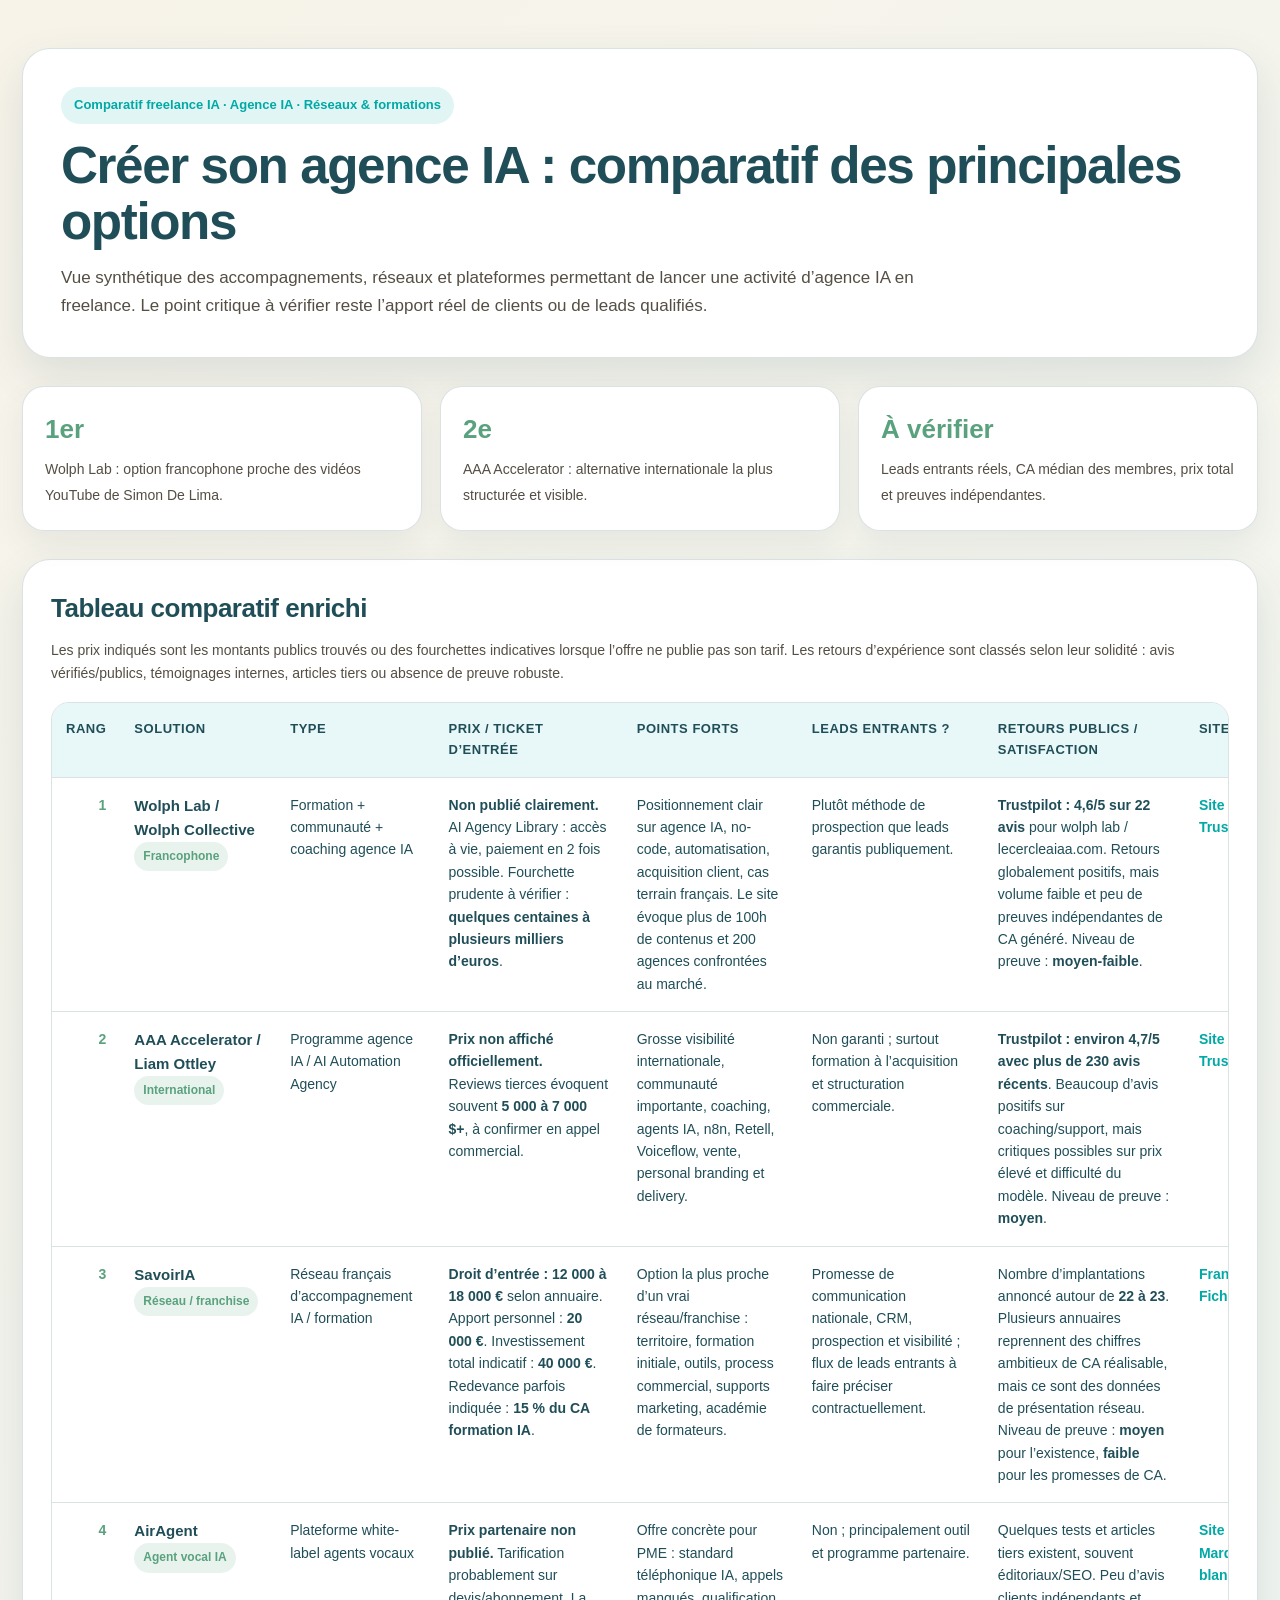
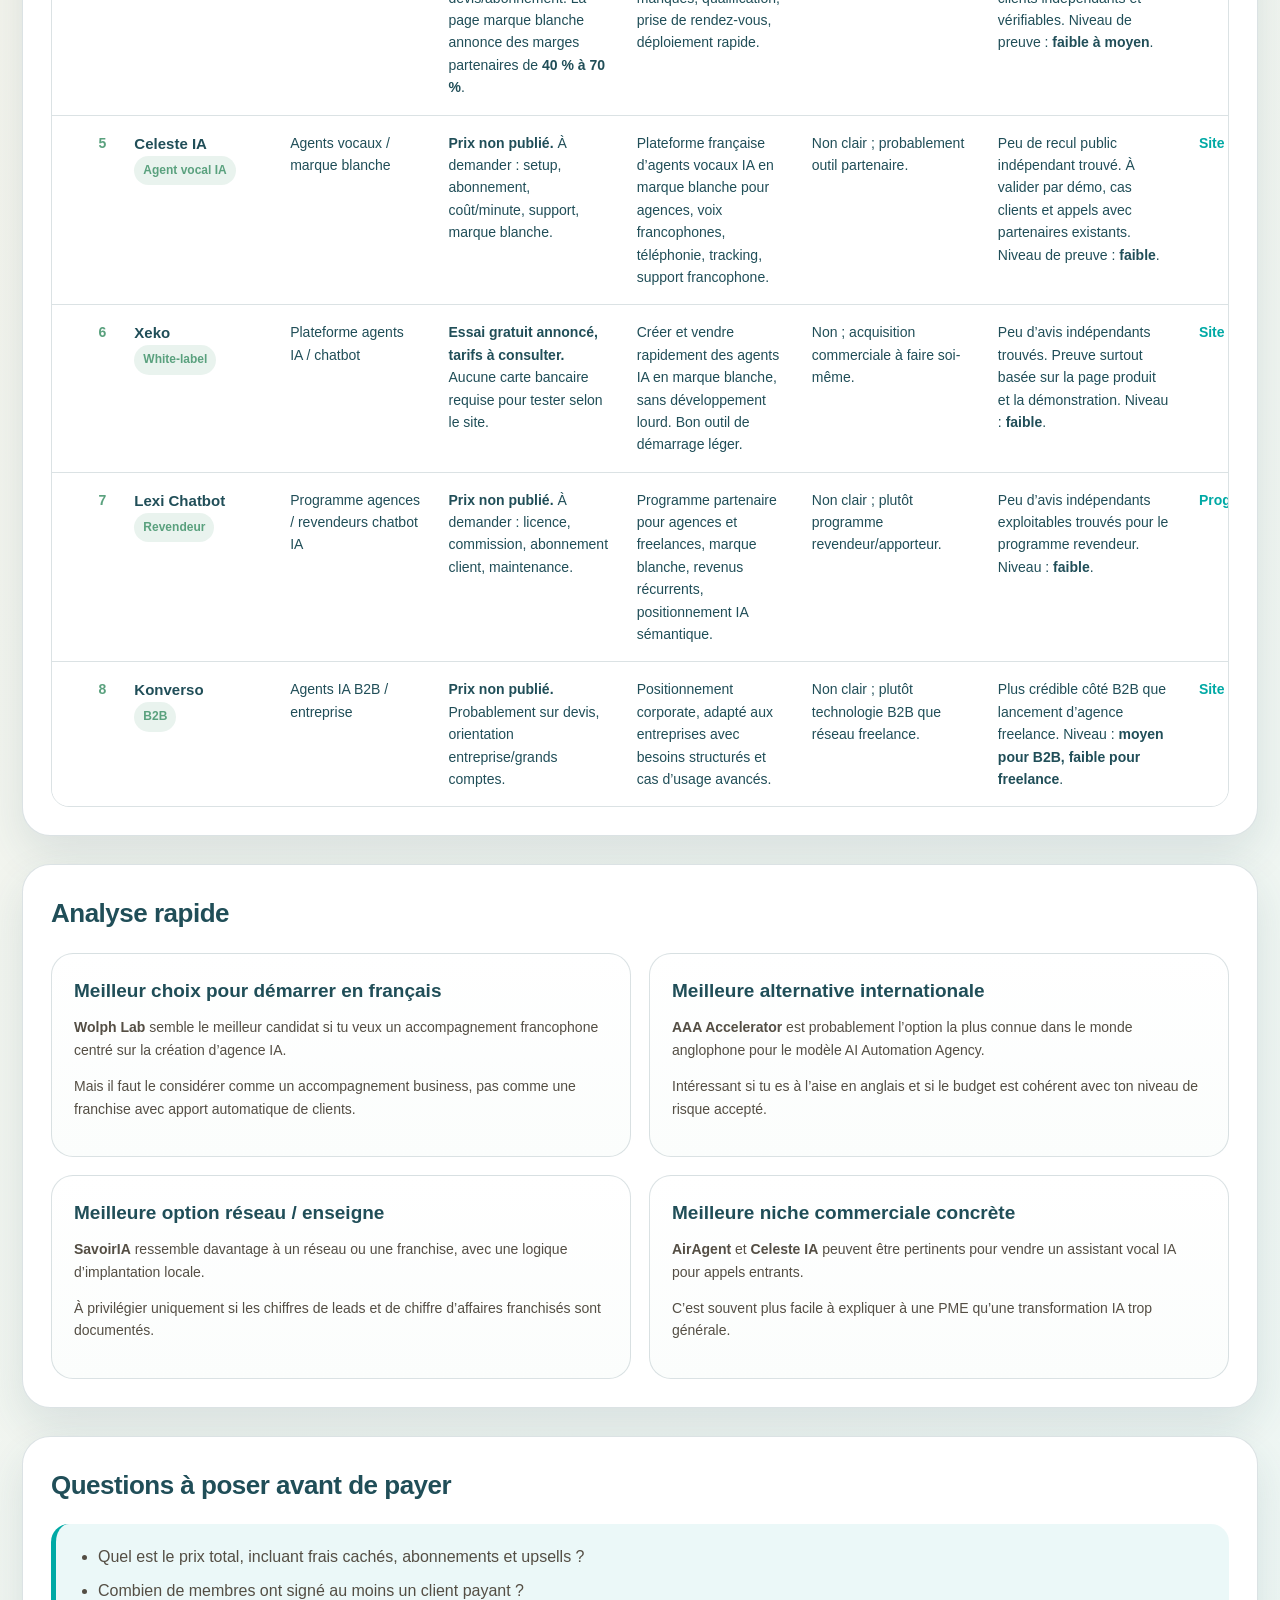
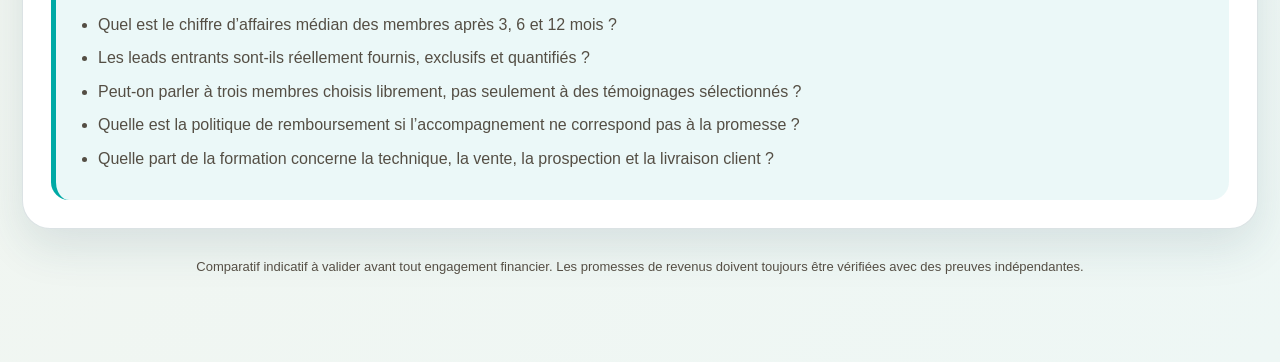
<file: comparatif-agences-ia/index.html>
<!DOCTYPE html>
<html lang="fr">
<head>
  <meta charset="UTF-8" />
  <meta name="viewport" content="width=device-width, initial-scale=1.0" />
  <title>Comparatif des accompagnements pour créer une agence IA</title>
  <style>
    :root{--bg:#f7f3e9;--card:#fff;--text:#204e58;--muted:#544e44;--turquoise:#00a9a5;--green:#5aa17e;--border:rgba(32,78,88,.16);--shadow:0 18px 45px rgba(32,78,88,.12)}*{box-sizing:border-box}body{margin:0;font-family:Verdana,Geneva,sans-serif;background:linear-gradient(135deg,#f7f3e9 0%,#eef7f5 100%);color:var(--text);line-height:1.6}.container{max-width:1280px;margin:0 auto;padding:48px 22px 72px}.hero,.section{background:var(--card);border:1px solid var(--border);border-radius:28px;box-shadow:var(--shadow)}.hero{padding:38px;margin-bottom:28px}.badge{display:inline-block;padding:8px 13px;border-radius:999px;background:rgba(0,169,165,.12);color:var(--turquoise);font-size:13px;font-weight:700;margin-bottom:14px}h1{margin:0 0 14px;font-size:clamp(30px,4vw,52px);line-height:1.1;letter-spacing:-1.4px}.subtitle{max-width:900px;color:var(--muted);font-size:17px;margin:0}.grid{display:grid;grid-template-columns:repeat(3,1fr);gap:18px;margin-bottom:28px}.stat{background:var(--card);border:1px solid var(--border);border-radius:22px;padding:22px;box-shadow:0 12px 30px rgba(32,78,88,.08)}.stat strong{display:block;font-size:26px;margin-bottom:6px;color:var(--green)}.stat span{color:var(--muted);font-size:14px}.section{padding:28px;margin-bottom:28px}h2{margin:0 0 18px;font-size:26px;letter-spacing:-.5px}.note{color:var(--muted);margin-top:-8px;margin-bottom:18px;font-size:14px}.table-wrap{overflow-x:auto;border-radius:18px;border:1px solid var(--border)}table{width:100%;border-collapse:collapse;min-width:1240px;background:white}th,td{padding:16px 14px;text-align:left;border-bottom:1px solid var(--border);vertical-align:top;font-size:14px}th{background:rgba(0,169,165,.09);color:var(--text);font-size:13px;text-transform:uppercase;letter-spacing:.04em}tr:last-child td{border-bottom:none}.rank{font-weight:700;color:var(--green);text-align:right;white-space:nowrap}.name{font-weight:700;font-size:15px}.pill{display:inline-block;padding:5px 9px;border-radius:999px;background:rgba(90,161,126,.13);color:var(--green);font-size:12px;font-weight:700;white-space:nowrap}.risk{color:#8a5a18;font-weight:700}a{color:var(--turquoise);font-weight:700;text-decoration:none}a:hover{text-decoration:underline}.cards{display:grid;grid-template-columns:repeat(2,1fr);gap:18px}.card{border:1px solid var(--border);border-radius:22px;padding:22px;background:linear-gradient(180deg,#fff 0%,#fbfdfc 100%)}.card h3{margin:0 0 10px;font-size:19px}.card p{margin:0 0 14px;color:var(--muted);font-size:14px}ul{margin:0;padding-left:20px;color:var(--muted)}li{margin-bottom:8px}.recommendation{border-left:5px solid var(--turquoise);background:rgba(0,169,165,.08);padding:20px 22px;border-radius:18px;color:var(--muted)}.footer{color:var(--muted);font-size:13px;text-align:center;margin-top:28px}@media(max-width:860px){.hero,.section{padding:24px}.grid,.cards{grid-template-columns:1fr}.container{padding:28px 14px 48px}}
  </style>
</head>
<body>
  <main class="container">
    <section class="hero">
      <div class="badge">Comparatif freelance IA · Agence IA · Réseaux & formations</div>
      <h1>Créer son agence IA : comparatif des principales options</h1>
      <p class="subtitle">Vue synthétique des accompagnements, réseaux et plateformes permettant de lancer une activité d’agence IA en freelance. Le point critique à vérifier reste l’apport réel de clients ou de leads qualifiés.</p>
    </section>
    <section class="grid" aria-label="Résumé rapide">
      <div class="stat"><strong>1er</strong><span>Wolph Lab : option francophone proche des vidéos YouTube de Simon De Lima.</span></div>
      <div class="stat"><strong>2e</strong><span>AAA Accelerator : alternative internationale la plus structurée et visible.</span></div>
      <div class="stat"><strong>À vérifier</strong><span>Leads entrants réels, CA médian des membres, prix total et preuves indépendantes.</span></div>
    </section>
    <section class="section">
      <h2>Tableau comparatif enrichi</h2>
      <p class="note">Les prix indiqués sont les montants publics trouvés ou des fourchettes indicatives lorsque l’offre ne publie pas son tarif. Les retours d’expérience sont classés selon leur solidité : avis vérifiés/publics, témoignages internes, articles tiers ou absence de preuve robuste.</p>
      <div class="table-wrap"><table><thead><tr><th>Rang</th><th>Solution</th><th>Type</th><th>Prix / ticket d’entrée</th><th>Points forts</th><th>Leads entrants ?</th><th>Retours publics / satisfaction</th><th>Site</th></tr></thead><tbody>
        <tr><td class="rank">1</td><td><div class="name">Wolph Lab / Wolph Collective</div><span class="pill">Francophone</span></td><td>Formation + communauté + coaching agence IA</td><td><strong>Non publié clairement.</strong><br>AI Agency Library : accès à vie, paiement en 2 fois possible. Fourchette prudente à vérifier : <strong>quelques centaines à plusieurs milliers d’euros</strong>.</td><td>Positionnement clair sur agence IA, no-code, automatisation, acquisition client, cas terrain français. Le site évoque plus de 100h de contenus et 200 agences confrontées au marché.</td><td>Plutôt méthode de prospection que leads garantis publiquement.</td><td><strong>Trustpilot : 4,6/5 sur 22 avis</strong> pour wolph lab / lecercleaiaa.com. Retours globalement positifs, mais volume faible et peu de preuves indépendantes de CA généré. Niveau de preuve : <strong>moyen-faible</strong>.</td><td><a href="https://lab.wolph.ai" target="_blank" rel="noopener">Site</a><br><a href="https://fr-be.trustpilot.com/review/lecercleaiaa.com" target="_blank" rel="noopener">Trustpilot</a></td></tr>
        <tr><td class="rank">2</td><td><div class="name">AAA Accelerator / Liam Ottley</div><span class="pill">International</span></td><td>Programme agence IA / AI Automation Agency</td><td><strong>Prix non affiché officiellement.</strong><br>Reviews tierces évoquent souvent <strong>5 000 à 7 000 $+</strong>, à confirmer en appel commercial.</td><td>Grosse visibilité internationale, communauté importante, coaching, agents IA, n8n, Retell, Voiceflow, vente, personal branding et delivery.</td><td>Non garanti ; surtout formation à l’acquisition et structuration commerciale.</td><td><strong>Trustpilot : environ 4,7/5 avec plus de 230 avis récents</strong>. Beaucoup d’avis positifs sur coaching/support, mais critiques possibles sur prix élevé et difficulté du modèle. Niveau de preuve : <strong>moyen</strong>.</td><td><a href="https://www.aaaaccelerator.com" target="_blank" rel="noopener">Site</a><br><a href="https://www.trustpilot.com/review/aaaaccelerator.com" target="_blank" rel="noopener">Trustpilot</a></td></tr>
        <tr><td class="rank">3</td><td><div class="name">SavoirIA</div><span class="pill">Réseau / franchise</span></td><td>Réseau français d’accompagnement IA / formation</td><td><strong>Droit d’entrée : 12 000 à 18 000 €</strong> selon annuaire. Apport personnel : <strong>20 000 €</strong>. Investissement total indicatif : <strong>40 000 €</strong>. Redevance parfois indiquée : <strong>15 % du CA formation IA</strong>.</td><td>Option la plus proche d’un vrai réseau/franchise : territoire, formation initiale, outils, process commercial, supports marketing, académie de formateurs.</td><td>Promesse de communication nationale, CRM, prospection et visibilité ; flux de leads entrants à faire préciser contractuellement.</td><td>Nombre d’implantations annoncé autour de <strong>22 à 23</strong>. Plusieurs annuaires reprennent des chiffres ambitieux de CA réalisable, mais ce sont des données de présentation réseau. Niveau de preuve : <strong>moyen</strong> pour l’existence, <strong>faible</strong> pour les promesses de CA.</td><td><a href="https://www.savoiria.fr/devenez-franchise-savoiria/" target="_blank" rel="noopener">Franchise</a><br><a href="https://www.franchise-magazine.com/franchise/savoiria" target="_blank" rel="noopener">Fiche</a></td></tr>
        <tr><td class="rank">4</td><td><div class="name">AirAgent</div><span class="pill">Agent vocal IA</span></td><td>Plateforme white-label agents vocaux</td><td><strong>Prix partenaire non publié.</strong> Tarification probablement sur devis/abonnement. La page marque blanche annonce des marges partenaires de <strong>40 % à 70 %</strong>.</td><td>Offre concrète pour PME : standard téléphonique IA, appels manqués, qualification, prise de rendez-vous, déploiement rapide.</td><td>Non ; principalement outil et programme partenaire.</td><td>Quelques tests et articles tiers existent, souvent éditoriaux/SEO. Peu d’avis clients indépendants et vérifiables. Niveau de preuve : <strong>faible à moyen</strong>.</td><td><a href="https://www.airagent.fr" target="_blank" rel="noopener">Site</a><br><a href="https://marqueblanche.airagent.fr" target="_blank" rel="noopener">Marque blanche</a></td></tr>
        <tr><td class="rank">5</td><td><div class="name">Celeste IA</div><span class="pill">Agent vocal IA</span></td><td>Agents vocaux / marque blanche</td><td><strong>Prix non publié.</strong> À demander : setup, abonnement, coût/minute, support, marque blanche.</td><td>Plateforme française d’agents vocaux IA en marque blanche pour agences, voix francophones, téléphonie, tracking, support francophone.</td><td>Non clair ; probablement outil partenaire.</td><td>Peu de recul public indépendant trouvé. À valider par démo, cas clients et appels avec partenaires existants. Niveau de preuve : <strong>faible</strong>.</td><td><a href="https://celesteia.fr" target="_blank" rel="noopener">Site</a></td></tr>
        <tr><td class="rank">6</td><td><div class="name">Xeko</div><span class="pill">White-label</span></td><td>Plateforme agents IA / chatbot</td><td><strong>Essai gratuit annoncé, tarifs à consulter.</strong> Aucune carte bancaire requise pour tester selon le site.</td><td>Créer et vendre rapidement des agents IA en marque blanche, sans développement lourd. Bon outil de démarrage léger.</td><td>Non ; acquisition commerciale à faire soi-même.</td><td>Peu d’avis indépendants trouvés. Preuve surtout basée sur la page produit et la démonstration. Niveau : <strong>faible</strong>.</td><td><a href="https://www.xeko.ai" target="_blank" rel="noopener">Site</a></td></tr>
        <tr><td class="rank">7</td><td><div class="name">Lexi Chatbot</div><span class="pill">Revendeur</span></td><td>Programme agences / revendeurs chatbot IA</td><td><strong>Prix non publié.</strong> À demander : licence, commission, abonnement client, maintenance.</td><td>Programme partenaire pour agences et freelances, marque blanche, revenus récurrents, positionnement IA sémantique.</td><td>Non clair ; plutôt programme revendeur/apporteur.</td><td>Peu d’avis indépendants exploitables trouvés pour le programme revendeur. Niveau : <strong>faible</strong>.</td><td><a href="https://lexi-chatbot.fr/agences-revendeurs/" target="_blank" rel="noopener">Programme</a></td></tr>
        <tr><td class="rank">8</td><td><div class="name">Konverso</div><span class="pill">B2B</span></td><td>Agents IA B2B / entreprise</td><td><strong>Prix non publié.</strong> Probablement sur devis, orientation entreprise/grands comptes.</td><td>Positionnement corporate, adapté aux entreprises avec besoins structurés et cas d’usage avancés.</td><td>Non clair ; plutôt technologie B2B que réseau freelance.</td><td>Plus crédible côté B2B que lancement d’agence freelance. Niveau : <strong>moyen pour B2B, faible pour freelance</strong>.</td><td><a href="https://www.konverso.ai" target="_blank" rel="noopener">Site</a></td></tr>
      </tbody></table></div>
    </section>
    <section class="section"><h2>Analyse rapide</h2><div class="cards"><article class="card"><h3>Meilleur choix pour démarrer en français</h3><p><strong>Wolph Lab</strong> semble le meilleur candidat si tu veux un accompagnement francophone centré sur la création d’agence IA.</p><p>Mais il faut le considérer comme un accompagnement business, pas comme une franchise avec apport automatique de clients.</p></article><article class="card"><h3>Meilleure alternative internationale</h3><p><strong>AAA Accelerator</strong> est probablement l’option la plus connue dans le monde anglophone pour le modèle AI Automation Agency.</p><p>Intéressant si tu es à l’aise en anglais et si le budget est cohérent avec ton niveau de risque accepté.</p></article><article class="card"><h3>Meilleure option réseau / enseigne</h3><p><strong>SavoirIA</strong> ressemble davantage à un réseau ou une franchise, avec une logique d’implantation locale.</p><p>À privilégier uniquement si les chiffres de leads et de chiffre d’affaires franchisés sont documentés.</p></article><article class="card"><h3>Meilleure niche commerciale concrète</h3><p><strong>AirAgent</strong> et <strong>Celeste IA</strong> peuvent être pertinents pour vendre un assistant vocal IA pour appels entrants.</p><p>C’est souvent plus facile à expliquer à une PME qu’une transformation IA trop générale.</p></article></div></section>
    <section class="section"><h2>Questions à poser avant de payer</h2><div class="recommendation"><ul><li>Quel est le prix total, incluant frais cachés, abonnements et upsells ?</li><li>Combien de membres ont signé au moins un client payant ?</li><li>Quel est le chiffre d’affaires médian des membres après 3, 6 et 12 mois ?</li><li>Les leads entrants sont-ils réellement fournis, exclusifs et quantifiés ?</li><li>Peut-on parler à trois membres choisis librement, pas seulement à des témoignages sélectionnés ?</li><li>Quelle est la politique de remboursement si l’accompagnement ne correspond pas à la promesse ?</li><li>Quelle part de la formation concerne la technique, la vente, la prospection et la livraison client ?</li></ul></div></section>
    <p class="footer">Comparatif indicatif à valider avant tout engagement financier. Les promesses de revenus doivent toujours être vérifiées avec des preuves indépendantes.</p>
  </main>
</body>
</html>
</file>
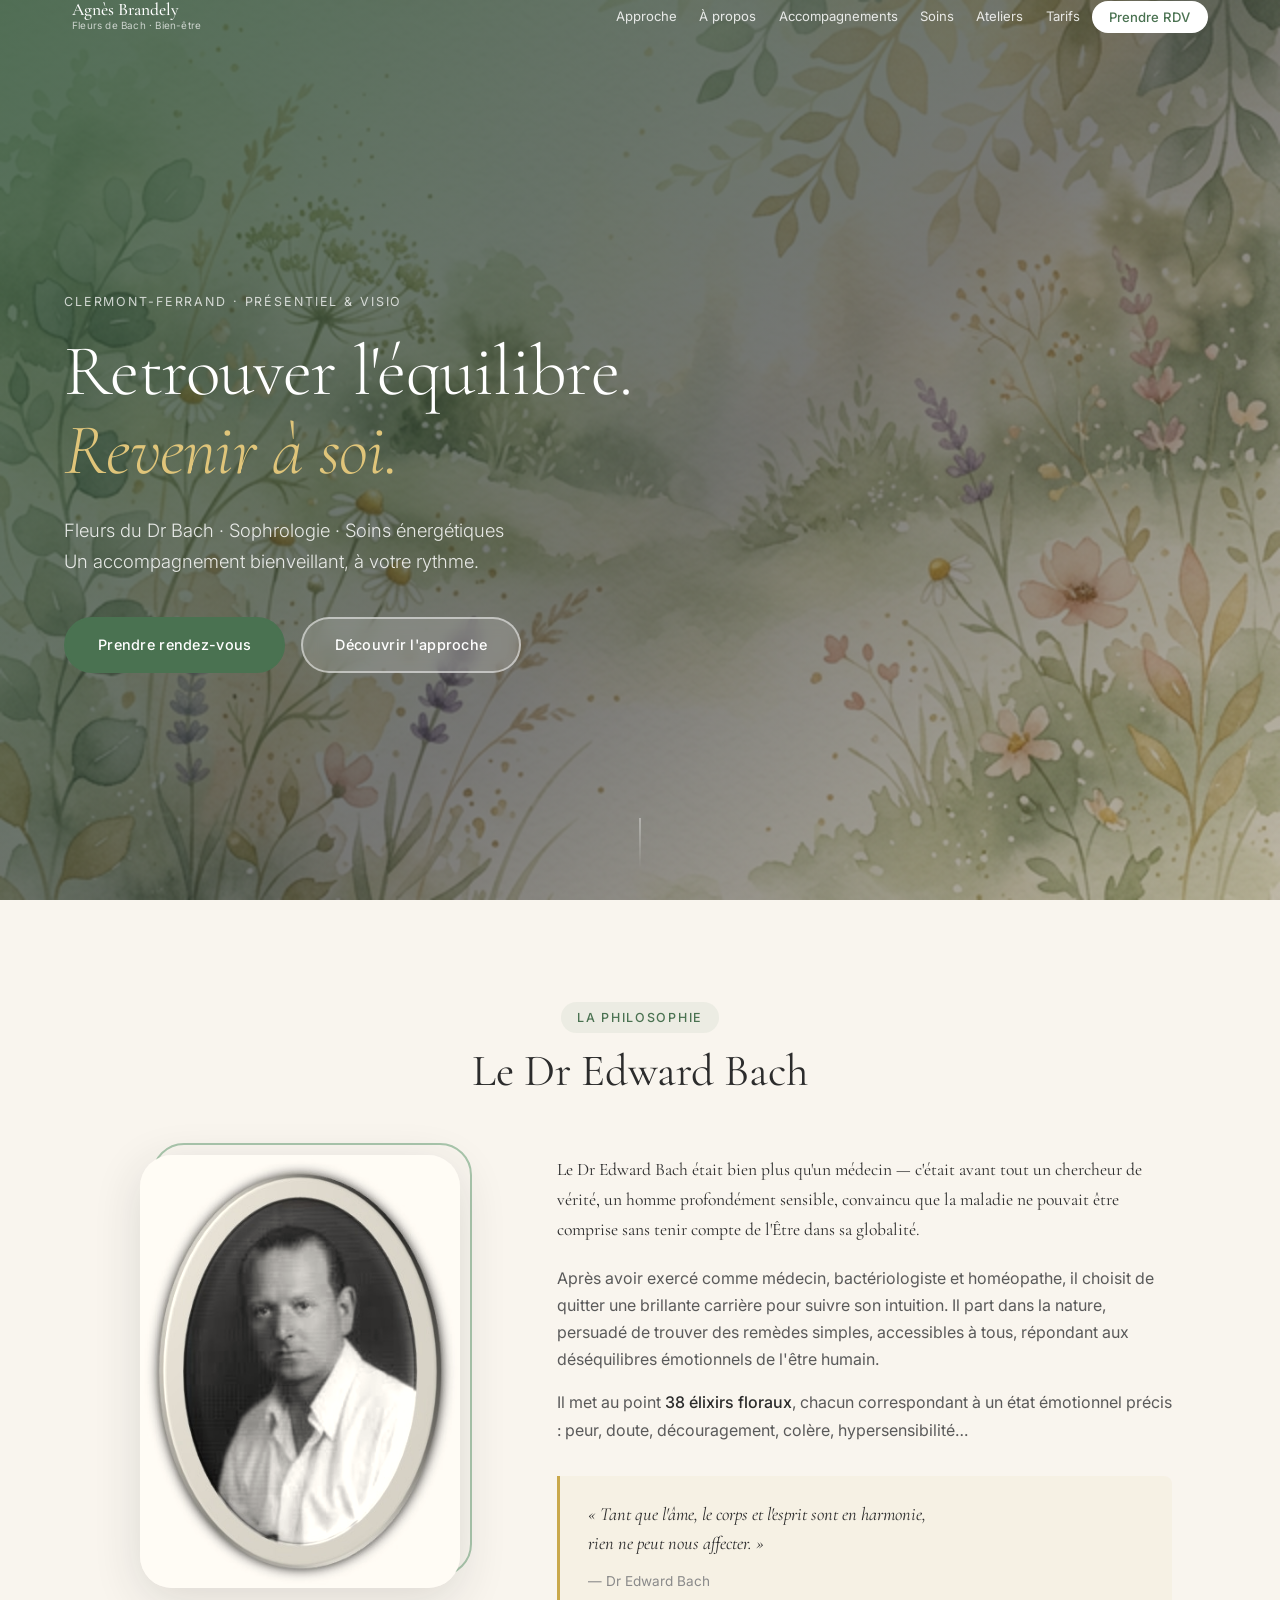
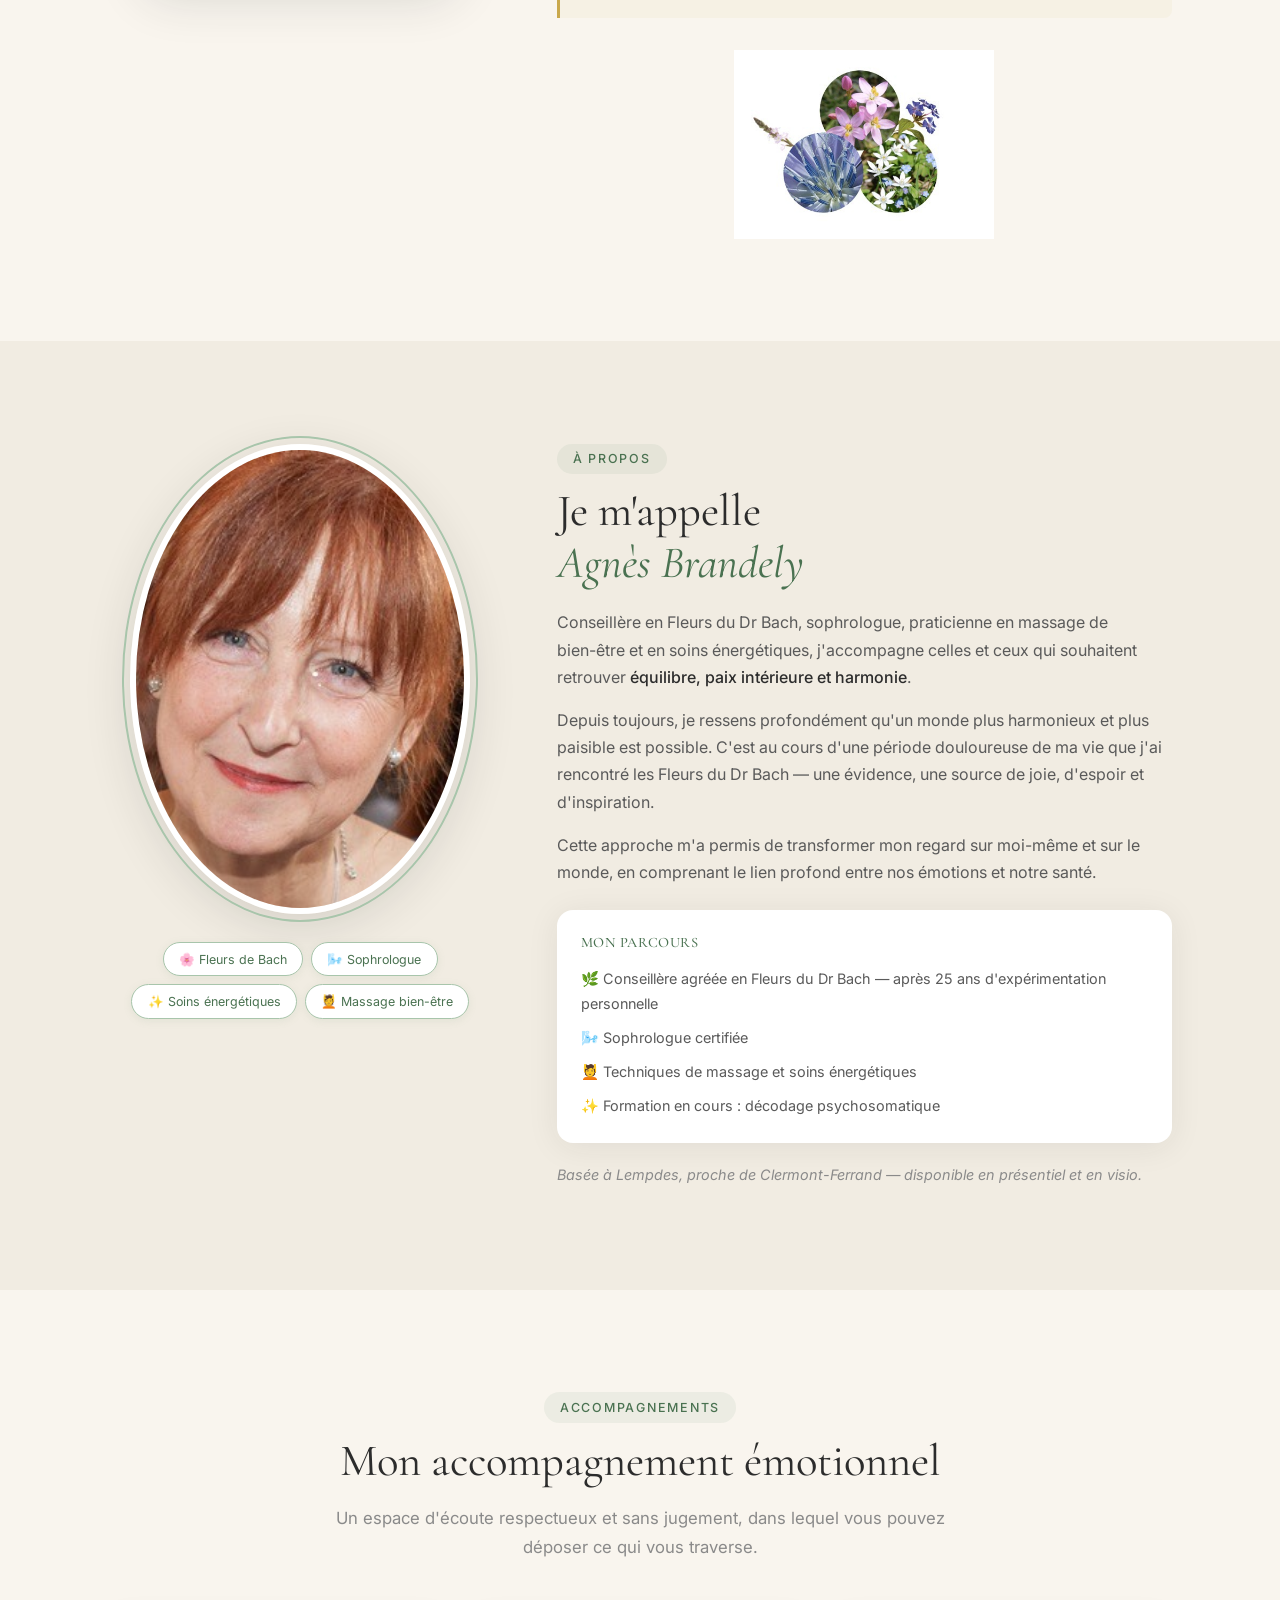
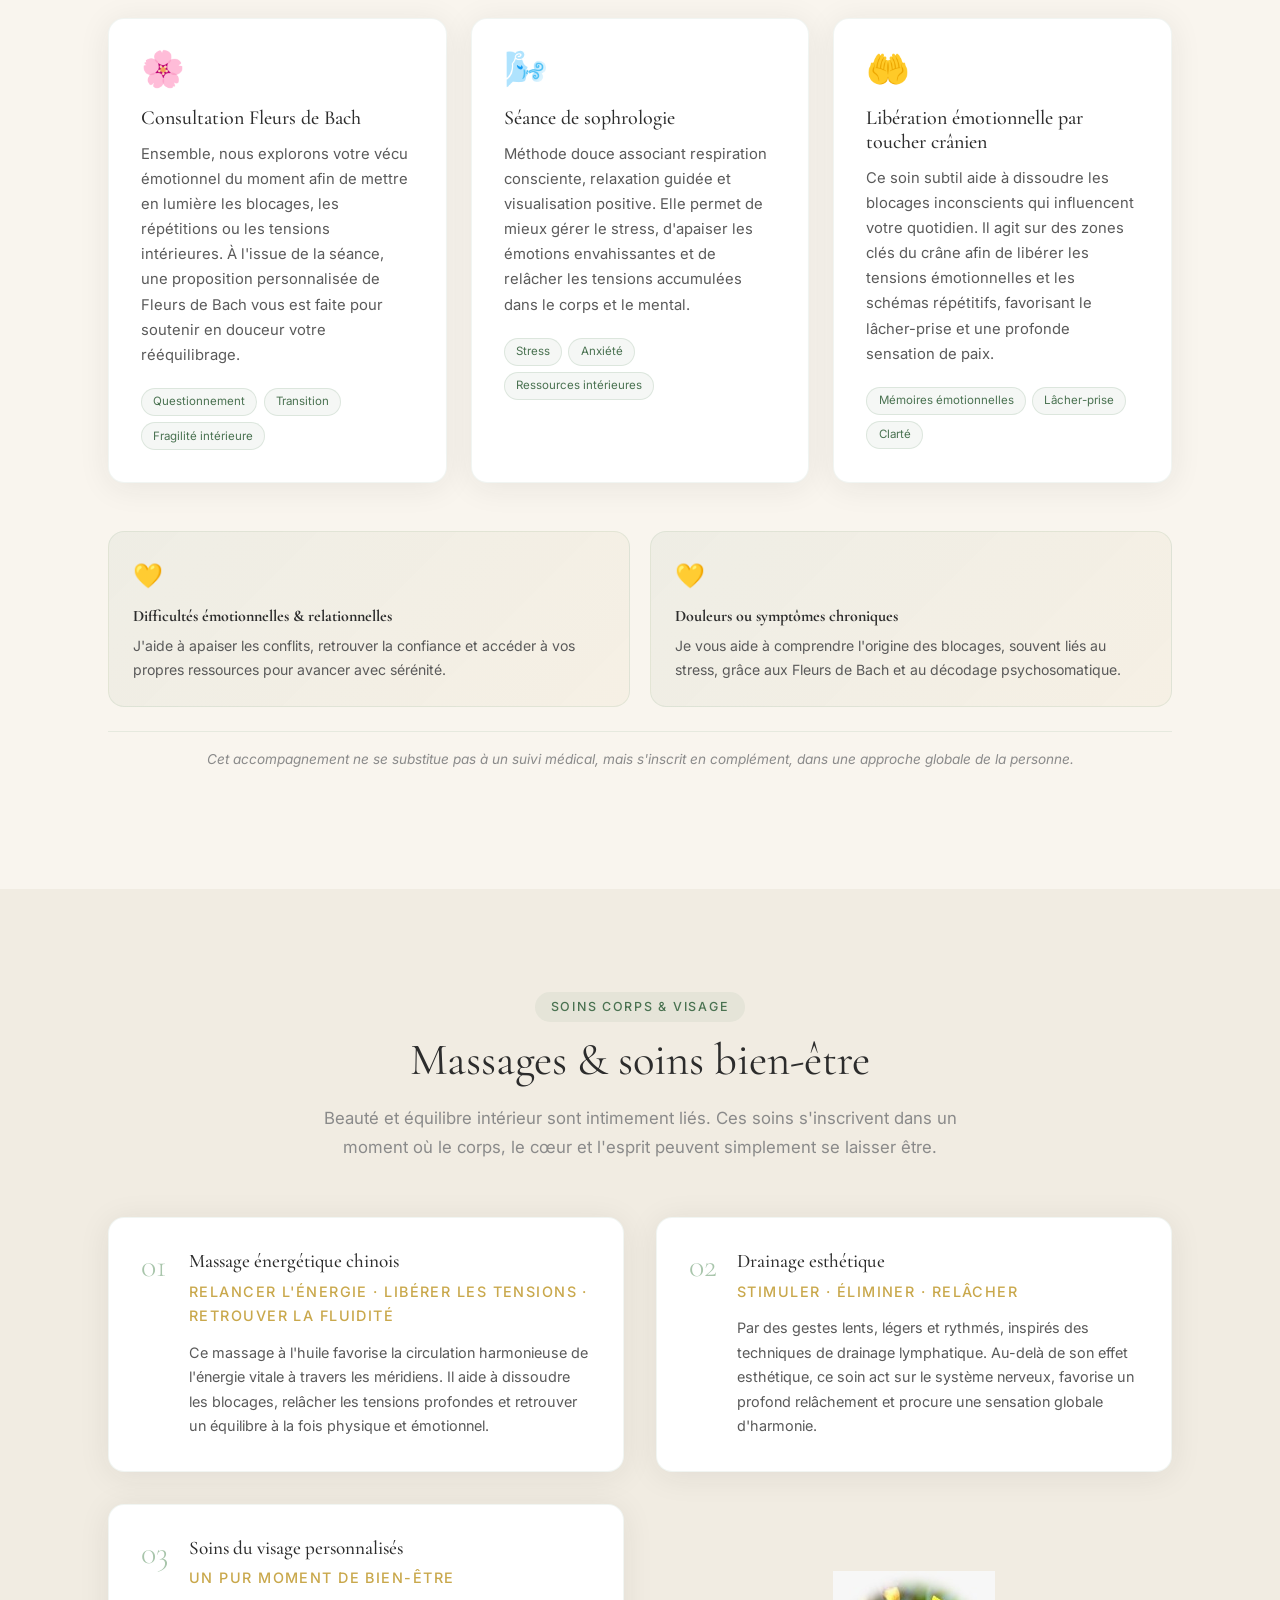
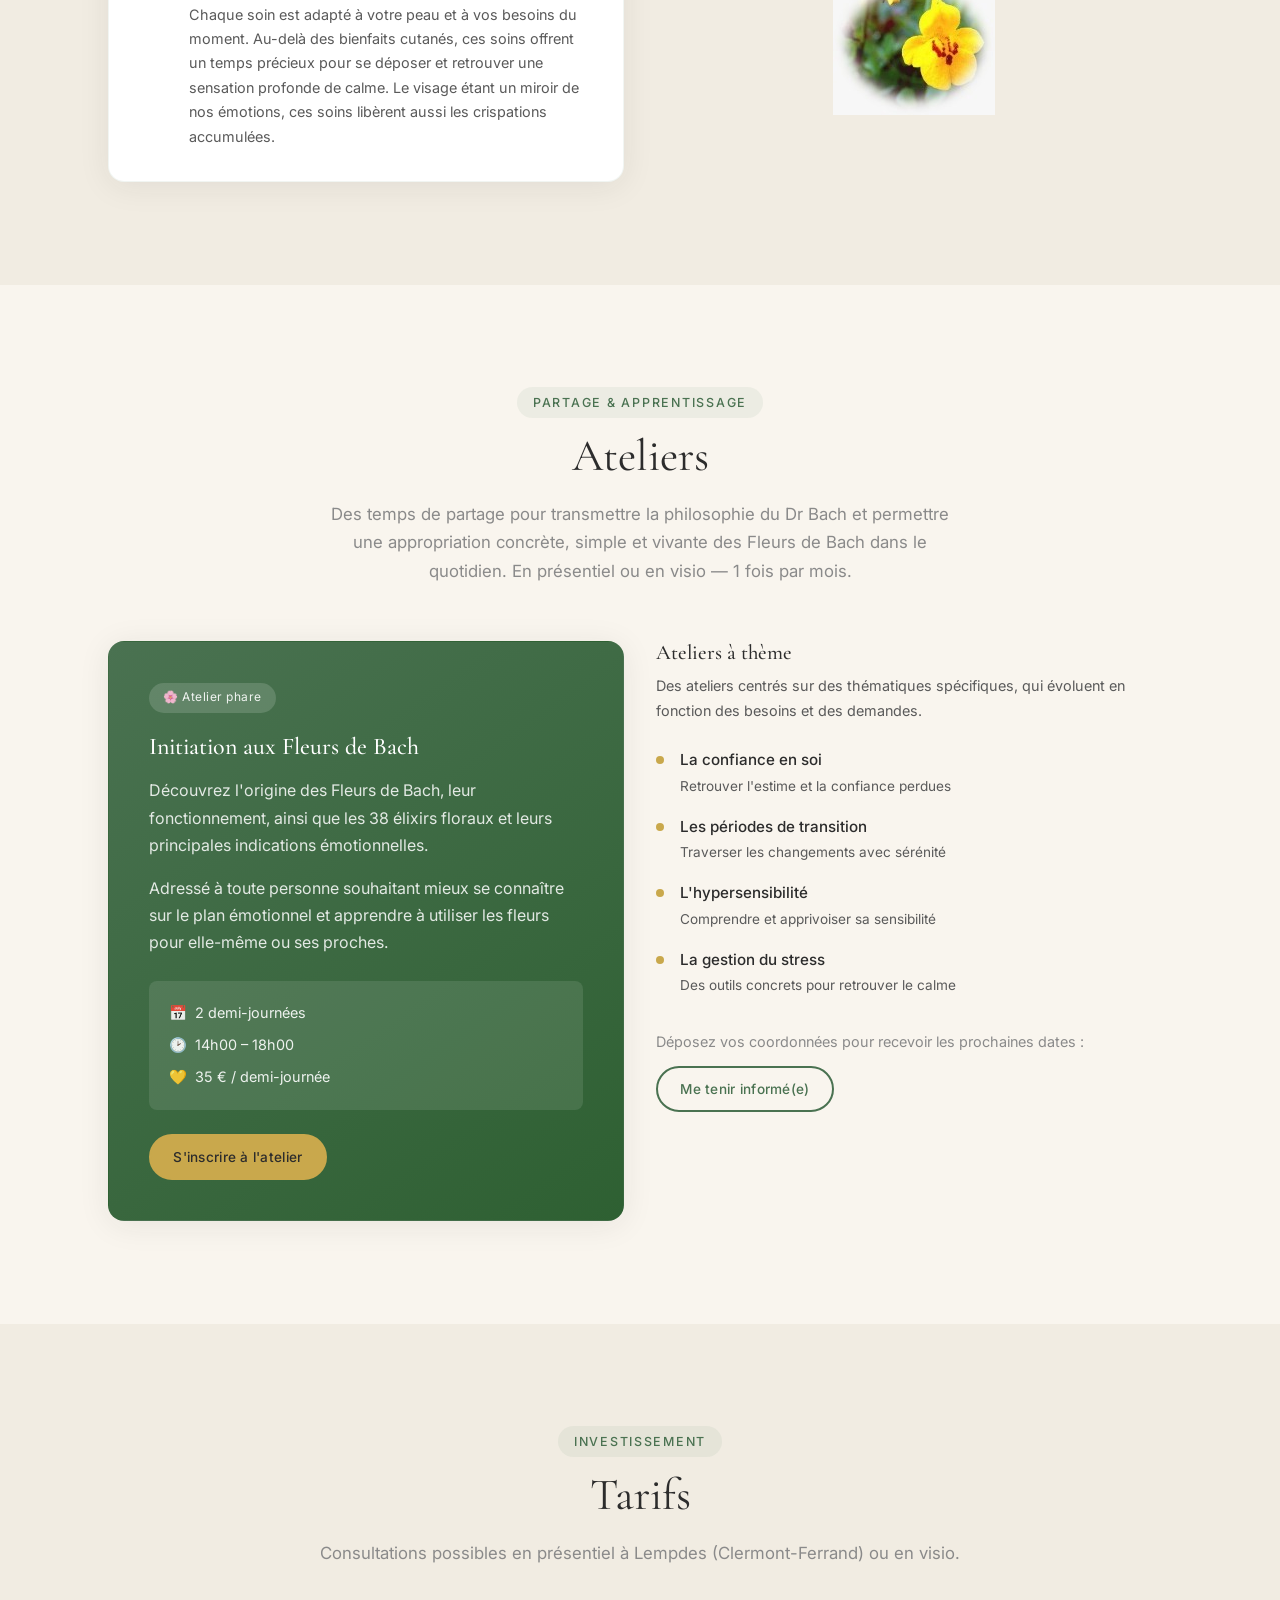
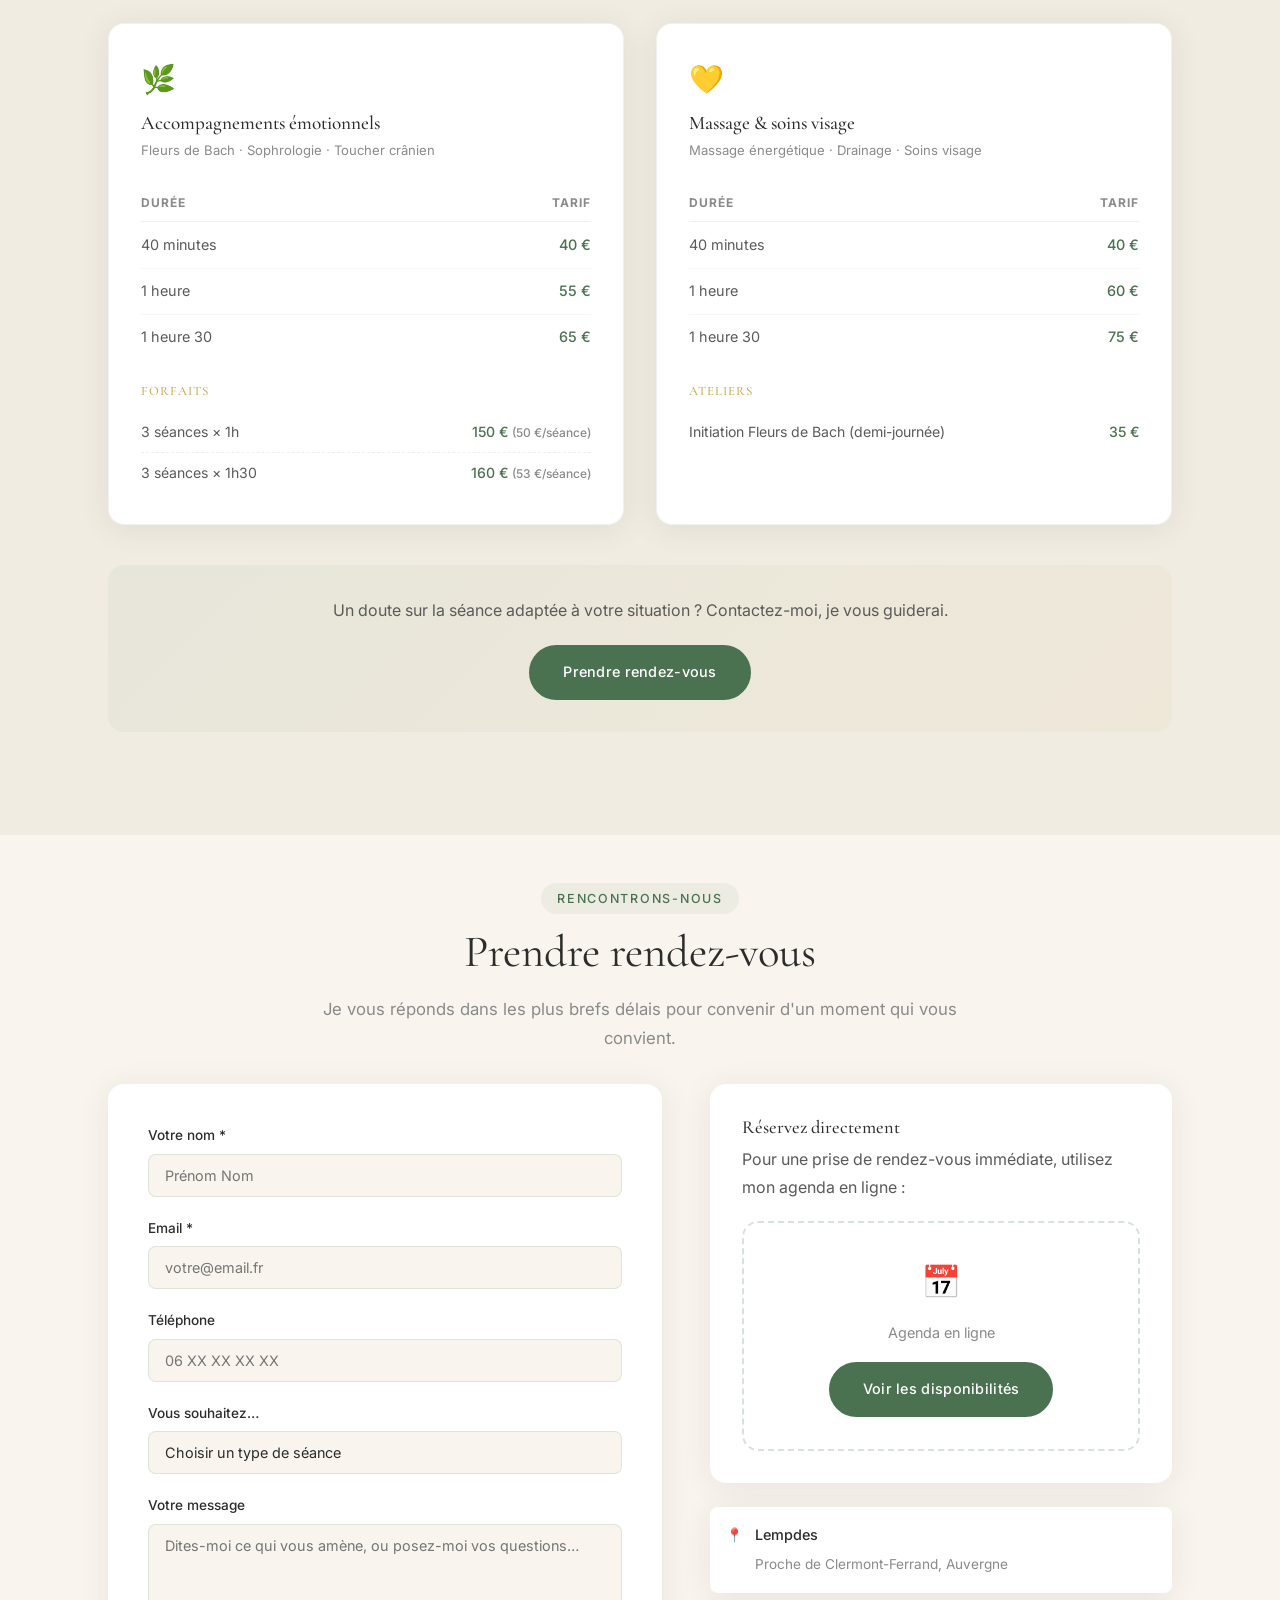
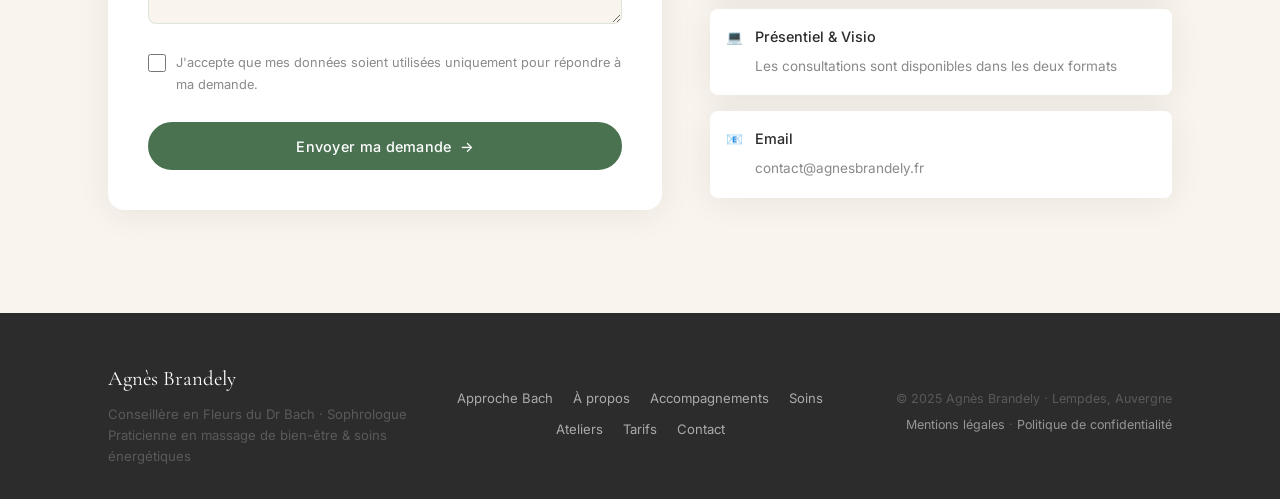
<file: index-v1-archive.html>
<!DOCTYPE html>
<html lang="fr">

<head>
  <meta charset="UTF-8" />
  <meta name="viewport" content="width=device-width, initial-scale=1.0" />
  <title>Agnès Brandely — Fleurs de Bach · Sophrologie · Bien-être | Clermont-Ferrand</title>
  <meta name="description"
    content="Agnès Brandely, conseillère en Fleurs du Dr Bach, sophrologue et praticienne en soins énergétiques à Lempdes (Clermont-Ferrand). Accompagnements en présentiel et visio." />
  <meta name="keywords"
    content="fleurs de bach, sophrologie, massage bien-être, soins énergétiques, Clermont-Ferrand, Lempdes, Auvergne, thérapie holistique, équilibre émotionnel" />
  <meta name="author" content="Agnès Brandely" />
  <meta name="robots" content="index, follow" />

  <!-- Open Graph -->
  <meta property="og:type" content="website" />
  <meta property="og:title" content="Agnès Brandely — Fleurs de Bach · Sophrologie · Bien-être" />
  <meta property="og:description"
    content="Accompagnement émotionnel bienveillant à Lempdes, Auvergne. Fleurs de Bach, sophrologie, massages énergétiques et soins. Présentiel & visio." />
  <meta property="og:image" content="images/hero_botanical.png" />
  <meta property="og:locale" content="fr_FR" />

  <!-- Schema.org JSON-LD -->
  <script type="application/ld+json">
  {
    "@context": "https://schema.org",
    "@type": "HealthAndBeautyBusiness",
    "name": "Agnès Brandely — Fleurs de Bach & Bien-être",
    "description": "Conseillère en Fleurs du Dr Bach, sophrologue et praticienne en massages de bien-être et soins énergétiques.",
    "address": {
      "@type": "PostalAddress",
      "addressLocality": "Lempdes",
      "addressRegion": "Auvergne-Rhône-Alpes",
      "addressCountry": "FR"
    },
    "areaServed": ["Clermont-Ferrand", "Lempdes", "Auvergne", "France"],
    "priceRange": "€€",
    "serviceType": ["Fleurs de Bach", "Sophrologie", "Massage bien-être", "Soins énergétiques", "Ateliers"],
    "availableLanguage": "French",
    "url": "https://agnesbrandely.fr"
  }
  </script>

  <!-- Google Fonts -->
  <link rel="preconnect" href="https://fonts.googleapis.com" />
  <link rel="preconnect" href="https://fonts.gstatic.com" crossorigin />
  <link
    href="https://fonts.googleapis.com/css2?family=Cormorant+Garamond:ital,wght@0,300;0,400;0,500;0,600;1,300;1,400;1,500&family=Inter:wght@300;400;500&display=swap"
    rel="stylesheet" />

  <link rel="stylesheet" href="style.css" />
</head>

<body>

  <!-- ═══════════════════════════════════════════
       NAVIGATION
  ═══════════════════════════════════════════ -->
  <nav id="navbar" aria-label="Navigation principale">
    <div class="nav-container">
      <a href="#hero" class="nav-logo" aria-label="Accueil">
        <span class="logo-name">Agnès Brandely</span>
        <span class="logo-tagline">Fleurs de Bach · Bien-être</span>
      </a>
      <button class="nav-toggle" id="navToggle" aria-label="Menu" aria-expanded="false" aria-controls="navMenu">
        <span></span><span></span><span></span>
      </button>
      <ul class="nav-menu" id="navMenu" role="list">
        <li><a href="#approche" class="nav-link">Approche</a></li>
        <li><a href="#apropos" class="nav-link">À propos</a></li>
        <li><a href="#accompagnements" class="nav-link">Accompagnements</a></li>
        <li><a href="#soins" class="nav-link">Soins</a></li>
        <li><a href="#ateliers" class="nav-link">Ateliers</a></li>
        <li><a href="#tarifs" class="nav-link">Tarifs</a></li>
        <li><a href="#contact" class="nav-cta" id="navCtaBtn">Prendre RDV</a></li>
      </ul>
    </div>
  </nav>

  <!-- ═══════════════════════════════════════════
       HERO
  ═══════════════════════════════════════════ -->
  <section id="hero" aria-label="Accueil">
    <div class="hero-bg" aria-hidden="true">
      <img src="images/hero_botanical.png" alt="" class="hero-bg-img" />
      <div class="hero-overlay"></div>
    </div>
    <div class="hero-content">
      <p class="hero-eyebrow reveal">Clermont-Ferrand · Présentiel & Visio</p>
      <h1 class="hero-title reveal">
        Retrouver l'équilibre.<br />
        <em>Revenir à soi.</em>
      </h1>
      <p class="hero-subtitle reveal">
        Fleurs du Dr Bach · Sophrologie · Soins énergétiques<br />
        Un accompagnement bienveillant, à votre rythme.
      </p>
      <div class="hero-actions reveal">
        <a href="#contact" class="btn btn-primary" id="heroCta">Prendre rendez-vous</a>
        <a href="#approche" class="btn btn-ghost">Découvrir l'approche</a>
      </div>
    </div>
    <div class="hero-scroll" aria-hidden="true">
      <span></span>
    </div>
  </section>

  <!-- ═══════════════════════════════════════════
       PHILOSOPHIE BACH
  ═══════════════════════════════════════════ -->
  <section id="approche" class="section" aria-labelledby="approche-title">
    <div class="container">
      <div class="section-header reveal">
        <span class="section-tag">La philosophie</span>
        <h2 id="approche-title" class="section-title">Le Dr Edward Bach</h2>
      </div>
      <div class="bach-grid">
        <div class="bach-photo reveal">
          <div class="bach-portrait-wrap">
            <img src="images/dr_bach.jpg" alt="Portrait du Dr Edward Bach, fondateur des Fleurs de Bach"
              class="bach-portrait" onerror="this.style.display='none'" />
            <div class="bach-portrait-deco" aria-hidden="true"></div>
          </div>
        </div>
        <div class="bach-text reveal">
          <p class="bach-intro">
            Le Dr Edward Bach était bien plus qu'un médecin — c'était avant tout un chercheur de vérité, un homme
            profondément sensible, convaincu que la maladie ne pouvait être comprise sans tenir compte de l'Être dans sa
            globalité.
          </p>
          <p>
            Après avoir exercé comme médecin, bactériologiste et homéopathe, il choisit de quitter une brillante
            carrière pour suivre son intuition. Il part dans la nature, persuadé de trouver des remèdes simples,
            accessibles à tous, répondant aux déséquilibres émotionnels de l'être humain.
          </p>
          <p>
            Il met au point <strong>38 élixirs floraux</strong>, chacun correspondant à un état émotionnel précis :
            peur, doute, découragement, colère, hypersensibilité…
          </p>
          <blockquote class="bach-quote">
            <p>« Tant que l'âme, le corps et l'esprit sont en harmonie,<br />rien ne peut nous affecter. »</p>
            <cite>— Dr Edward Bach</cite>
          </blockquote>
          <div class="bach-flowers" aria-hidden="true">
            <img src="images/fleurs_bach_multiples.jpg" alt="Composition de Fleurs de Bach" class="bach-flowers-img" />
          </div>
        </div>
      </div>
    </div>
  </section>

  <!-- ═══════════════════════════════════════════
       À PROPOS
  ═══════════════════════════════════════════ -->
  <section id="apropos" class="section section-alt" aria-labelledby="apropos-title">
    <div class="container">
      <div class="apropos-grid">
        <div class="apropos-photo reveal">
          <div class="apropos-portrait-wrap">
            <img src="images/agnes_portrait.jpg"
              alt="Portrait d'Agnès Brandely, conseillère en Fleurs de Bach et sophrologue à Lempdes"
              class="apropos-portrait" />
          </div>
          <div class="apropos-badges reveal">
            <span class="badge">🌸 Fleurs de Bach</span>
            <span class="badge">🌬️ Sophrologue</span>
            <span class="badge">✨ Soins énergétiques</span>
            <span class="badge">💆 Massage bien-être</span>
          </div>
        </div>
        <div class="apropos-text reveal">
          <span class="section-tag">À propos</span>
          <h2 id="apropos-title" class="section-title-left">Je m'appelle<br /><em>Agnès Brandely</em></h2>
          <p>
            Conseillère en Fleurs du Dr Bach, sophrologue, praticienne en massage de bien-être et en soins énergétiques,
            j'accompagne celles et ceux qui souhaitent retrouver <strong>équilibre, paix intérieure et
              harmonie</strong>.
          </p>
          <p>
            Depuis toujours, je ressens profondément qu'un monde plus harmonieux et plus paisible est possible. C'est au
            cours d'une période douloureuse de ma vie que j'ai rencontré les Fleurs du Dr Bach — une évidence, une
            source de joie, d'espoir et d'inspiration.
          </p>
          <p>
            Cette approche m'a permis de transformer mon regard sur moi-même et sur le monde, en comprenant le lien
            profond entre nos émotions et notre santé.
          </p>
          <div class="formation-list">
            <h3 class="formation-title">Mon parcours</h3>
            <ul>
              <li>🌿 Conseillère agréée en Fleurs du Dr Bach — après 25 ans d'expérimentation personnelle</li>
              <li>🌬️ Sophrologue certifiée</li>
              <li>💆 Techniques de massage et soins énergétiques</li>
              <li>✨ Formation en cours : décodage psychosomatique</li>
            </ul>
          </div>
          <p class="apropos-coda">
            <em>Basée à Lempdes, proche de Clermont-Ferrand — disponible en présentiel et en visio.</em>
          </p>
        </div>
      </div>
    </div>
  </section>

  <!-- ═══════════════════════════════════════════
       ACCOMPAGNEMENTS
  ═══════════════════════════════════════════ -->
  <section id="accompagnements" class="section" aria-labelledby="accompagnements-title">
    <div class="container">
      <div class="section-header reveal">
        <span class="section-tag">Accompagnements</span>
        <h2 id="accompagnements-title" class="section-title">Mon accompagnement émotionnel</h2>
        <p class="section-intro">Un espace d'écoute respectueux et sans jugement, dans lequel vous pouvez déposer ce qui
          vous traverse.</p>
      </div>

      <div class="cards-grid">

        <article class="card reveal" aria-labelledby="card-bach">
          <div class="card-icon" aria-hidden="true">🌸</div>
          <h3 id="card-bach" class="card-title">Consultation Fleurs de Bach</h3>
          <p class="card-text">
            Ensemble, nous explorons votre vécu émotionnel du moment afin de mettre en lumière les blocages, les
            répétitions ou les tensions intérieures. À l'issue de la séance, une proposition personnalisée de Fleurs de
            Bach vous est faite pour soutenir en douceur votre rééquilibrage.
          </p>
          <div class="card-tags">
            <span>Questionnement</span>
            <span>Transition</span>
            <span>Fragilité intérieure</span>
          </div>
        </article>

        <article class="card reveal" aria-labelledby="card-sophro">
          <div class="card-icon" aria-hidden="true">🌬️</div>
          <h3 id="card-sophro" class="card-title">Séance de sophrologie</h3>
          <p class="card-text">
            Méthode douce associant respiration consciente, relaxation guidée et visualisation positive. Elle permet de
            mieux gérer le stress, d'apaiser les émotions envahissantes et de relâcher les tensions accumulées dans le
            corps et le mental.
          </p>
          <div class="card-tags">
            <span>Stress</span>
            <span>Anxiété</span>
            <span>Ressources intérieures</span>
          </div>
        </article>

        <article class="card reveal" aria-labelledby="card-cranien">
          <div class="card-icon" aria-hidden="true">🤲</div>
          <h3 id="card-cranien" class="card-title">Libération émotionnelle par toucher crânien</h3>
          <p class="card-text">
            Ce soin subtil aide à dissoudre les blocages inconscients qui influencent votre quotidien. Il agit sur des
            zones clés du crâne afin de libérer les tensions émotionnelles et les schémas répétitifs, favorisant le
            lâcher-prise et une profonde sensation de paix.
          </p>
          <div class="card-tags">
            <span>Mémoires émotionnelles</span>
            <span>Lâcher-prise</span>
            <span>Clarté</span>
          </div>
        </article>

      </div>

      <div class="accompagnement-footer reveal">
        <div class="target-cards">
          <div class="target-card">
            <span class="target-icon">💛</span>
            <h4>Difficultés émotionnelles & relationnelles</h4>
            <p>J'aide à apaiser les conflits, retrouver la confiance et accéder à vos propres ressources pour avancer
              avec sérénité.</p>
          </div>
          <div class="target-card">
            <span class="target-icon">💛</span>
            <h4>Douleurs ou symptômes chroniques</h4>
            <p>Je vous aide à comprendre l'origine des blocages, souvent liés au stress, grâce aux Fleurs de Bach et au
              décodage psychosomatique.</p>
          </div>
        </div>
        <p class="disclaimer">
          <em>Cet accompagnement ne se substitue pas à un suivi médical, mais s'inscrit en complément, dans une approche
            globale de la personne.</em>
        </p>
      </div>
    </div>
  </section>

  <!-- ═══════════════════════════════════════════
       SOINS CORPS & VISAGE
  ═══════════════════════════════════════════ -->
  <section id="soins" class="section section-alt" aria-labelledby="soins-title">
    <div class="container">
      <div class="section-header reveal">
        <span class="section-tag">Soins corps & visage</span>
        <h2 id="soins-title" class="section-title">Massages & soins bien-être</h2>
        <p class="section-intro">Beauté et équilibre intérieur sont intimement liés. Ces soins s'inscrivent dans un
          moment où le corps, le cœur et l'esprit peuvent simplement se laisser être.</p>
      </div>

      <div class="soins-grid">

        <article class="soin-item reveal" aria-labelledby="soin-energie">
          <div class="soin-number" aria-hidden="true">01</div>
          <div class="soin-content">
            <h3 id="soin-energie" class="soin-title">Massage énergétique chinois</h3>
            <p class="soin-tagline">Relancer l'énergie · Libérer les tensions · Retrouver la fluidité</p>
            <p>Ce massage à l'huile favorise la circulation harmonieuse de l'énergie vitale à travers les méridiens. Il
              aide à dissoudre les blocages, relâcher les tensions profondes et retrouver un équilibre à la fois
              physique et émotionnel.</p>
          </div>
        </article>

        <article class="soin-item reveal" aria-labelledby="soin-drainage">
          <div class="soin-number" aria-hidden="true">02</div>
          <div class="soin-content">
            <h3 id="soin-drainage" class="soin-title">Drainage esthétique</h3>
            <p class="soin-tagline">Stimuler · Éliminer · Relâcher</p>
            <p>Par des gestes lents, légers et rythmés, inspirés des techniques de drainage lymphatique. Au-delà de son
              effet esthétique, ce soin act sur le système nerveux, favorise un profond relâchement et procure une
              sensation globale d'harmonie.</p>
          </div>
        </article>

        <article class="soin-item reveal" aria-labelledby="soin-visage">
          <div class="soin-number" aria-hidden="true">03</div>
          <div class="soin-content">
            <h3 id="soin-visage" class="soin-title">Soins du visage personnalisés</h3>
            <p class="soin-tagline">Un pur moment de bien-être</p>
            <p>Chaque soin est adapté à votre peau et à vos besoins du moment. Au-delà des bienfaits cutanés, ces soins
              offrent un temps précieux pour se déposer et retrouver une sensation profonde de calme. Le visage étant un
              miroir de nos émotions, ces soins libèrent aussi les crispations accumulées.</p>
          </div>
        </article>

        <div class="soin-flowers-img reveal" aria-hidden="true">
          <img src="images/fleur_bach_jaune.jpg" alt="" class="soin-flower" />
        </div>

      </div>
    </div>
  </section>

  <!-- ═══════════════════════════════════════════
       ATELIERS
  ═══════════════════════════════════════════ -->
  <section id="ateliers" class="section" aria-labelledby="ateliers-title">
    <div class="container">
      <div class="section-header reveal">
        <span class="section-tag">Partage & apprentissage</span>
        <h2 id="ateliers-title" class="section-title">Ateliers</h2>
        <p class="section-intro">Des temps de partage pour transmettre la philosophie du Dr Bach et permettre une
          appropriation concrète, simple et vivante des Fleurs de Bach dans le quotidien. En présentiel ou en visio — 1
          fois par mois.</p>
      </div>

      <div class="ateliers-grid">
        <article class="atelier-card atelier-featured reveal" aria-labelledby="atelier-initiation">
          <div class="atelier-badge">🌸 Atelier phare</div>
          <h3 id="atelier-initiation" class="atelier-title">Initiation aux Fleurs de Bach</h3>
          <p>Découvrez l'origine des Fleurs de Bach, leur fonctionnement, ainsi que les 38 élixirs floraux et leurs
            principales indications émotionnelles.</p>
          <p>Adressé à toute personne souhaitant mieux se connaître sur le plan émotionnel et apprendre à utiliser les
            fleurs pour elle-même ou ses proches.</p>
          <div class="atelier-details">
            <div class="atelier-detail"><span>📅</span> 2 demi-journées</div>
            <div class="atelier-detail"><span>🕑</span> 14h00 – 18h00</div>
            <div class="atelier-detail"><span>💛</span> 35 € / demi-journée</div>
          </div>
          <a href="#contact" class="btn btn-primary btn-sm" id="atelierCta">S'inscrire à l'atelier</a>
        </article>

        <div class="ateliers-themes reveal">
          <h3 class="themes-title">Ateliers à thème</h3>
          <p class="themes-intro">Des ateliers centrés sur des thématiques spécifiques, qui évoluent en fonction des
            besoins et des demandes.</p>
          <ul class="themes-list">
            <li>
              <span class="theme-dot"></span>
              <div>
                <strong>La confiance en soi</strong>
                <p>Retrouver l'estime et la confiance perdues</p>
              </div>
            </li>
            <li>
              <span class="theme-dot"></span>
              <div>
                <strong>Les périodes de transition</strong>
                <p>Traverser les changements avec sérénité</p>
              </div>
            </li>
            <li>
              <span class="theme-dot"></span>
              <div>
                <strong>L'hypersensibilité</strong>
                <p>Comprendre et apprivoiser sa sensibilité</p>
              </div>
            </li>
            <li>
              <span class="theme-dot"></span>
              <div>
                <strong>La gestion du stress</strong>
                <p>Des outils concrets pour retrouver le calme</p>
              </div>
            </li>
          </ul>
          <p class="themes-cta-text">Déposez vos coordonnées pour recevoir les prochaines dates :</p>
          <a href="#contact" class="btn btn-outline btn-sm">Me tenir informé(e)</a>
        </div>
      </div>
    </div>
  </section>

  <!-- ═══════════════════════════════════════════
       TARIFS
  ═══════════════════════════════════════════ -->
  <section id="tarifs" class="section section-alt" aria-labelledby="tarifs-title">
    <div class="container">
      <div class="section-header reveal">
        <span class="section-tag">Investissement</span>
        <h2 id="tarifs-title" class="section-title">Tarifs</h2>
        <p class="section-intro">Consultations possibles en présentiel à Lempdes (Clermont-Ferrand) ou en visio.</p>
      </div>

      <div class="tarifs-grid">

        <!-- Accompagnements émotionnels -->
        <div class="tarif-block reveal" aria-labelledby="tarif-accomp">
          <div class="tarif-header">
            <span class="tarif-icon">🌿</span>
            <h3 id="tarif-accomp" class="tarif-block-title">Accompagnements émotionnels</h3>
            <p class="tarif-sub">Fleurs de Bach · Sophrologie · Toucher crânien</p>
          </div>
          <table class="tarif-table" aria-label="Tarifs accompagnements individuels">
            <thead>
              <tr>
                <th scope="col">Durée</th>
                <th scope="col">Tarif</th>
              </tr>
            </thead>
            <tbody>
              <tr>
                <td>40 minutes</td>
                <td>40 €</td>
              </tr>
              <tr>
                <td>1 heure</td>
                <td>55 €</td>
              </tr>
              <tr>
                <td>1 heure 30</td>
                <td>65 €</td>
              </tr>
            </tbody>
          </table>
          <div class="tarif-forfaits">
            <h4 class="forfait-title">Forfaits</h4>
            <div class="forfait-item">
              <span>3 séances × 1h</span>
              <span class="forfait-prix">150 € <em>(50 €/séance)</em></span>
            </div>
            <div class="forfait-item">
              <span>3 séances × 1h30</span>
              <span class="forfait-prix">160 € <em>(53 €/séance)</em></span>
            </div>
          </div>
        </div>

        <!-- Soins corps & visage -->
        <div class="tarif-block reveal" aria-labelledby="tarif-soins">
          <div class="tarif-header">
            <span class="tarif-icon">💛</span>
            <h3 id="tarif-soins" class="tarif-block-title">Massage & soins visage</h3>
            <p class="tarif-sub">Massage énergétique · Drainage · Soins visage</p>
          </div>
          <table class="tarif-table" aria-label="Tarifs massages et soins du visage">
            <thead>
              <tr>
                <th scope="col">Durée</th>
                <th scope="col">Tarif</th>
              </tr>
            </thead>
            <tbody>
              <tr>
                <td>40 minutes</td>
                <td>40 €</td>
              </tr>
              <tr>
                <td>1 heure</td>
                <td>60 €</td>
              </tr>
              <tr>
                <td>1 heure 30</td>
                <td>75 €</td>
              </tr>
            </tbody>
          </table>
          <div class="tarif-forfaits">
            <h4 class="forfait-title">Ateliers</h4>
            <div class="forfait-item">
              <span>Initiation Fleurs de Bach (demi-journée)</span>
              <span class="forfait-prix">35 €</span>
            </div>
          </div>
        </div>

      </div>

      <div class="tarifs-cta reveal">
        <p>Un doute sur la séance adaptée à votre situation ? Contactez-moi, je vous guiderai.</p>
        <a href="#contact" class="btn btn-primary" id="tarifCta">Prendre rendez-vous</a>
      </div>
    </div>
  </section>

  <!-- ═══════════════════════════════════════════
       CONTACT & RDV
  ═══════════════════════════════════════════ -->
  <section id="contact" class="section" aria-labelledby="contact-title">
    <div class="container">
      <div class="section-header reveal">
        <span class="section-tag">Rencontrons-nous</span>
        <h2 id="contact-title" class="section-title">Prendre rendez-vous</h2>
        <p class="section-intro">Je vous réponds dans les plus brefs délais pour convenir d'un moment qui vous convient.
        </p>
      </div>

      <div class="contact-grid">

        <!-- Formulaire -->
        <div class="contact-form-wrap reveal">
          <form id="contactForm" action="https://formspree.io/f/VOTRE_ID" method="POST" novalidate
            aria-label="Formulaire de contact">
            <div class="form-group">
              <label for="name">Votre nom *</label>
              <input type="text" id="name" name="name" required autocomplete="name" placeholder="Prénom Nom" />
            </div>
            <div class="form-group">
              <label for="email">Email *</label>
              <input type="email" id="email" name="email" required autocomplete="email" placeholder="votre@email.fr" />
            </div>
            <div class="form-group">
              <label for="phone">Téléphone</label>
              <input type="tel" id="phone" name="phone" autocomplete="tel" placeholder="06 XX XX XX XX" />
            </div>
            <div class="form-group">
              <label for="service">Vous souhaitez…</label>
              <select id="service" name="service">
                <option value="">Choisir un type de séance</option>
                <option value="bach">Consultation Fleurs de Bach</option>
                <option value="sophro">Séance de sophrologie</option>
                <option value="cranien">Libération par toucher crânien</option>
                <option value="massage">Massage énergétique</option>
                <option value="drainage">Drainage esthétique</option>
                <option value="visage">Soin du visage</option>
                <option value="atelier">Atelier (initiation ou thème)</option>
                <option value="autre">Autre / je ne sais pas encore</option>
              </select>
            </div>
            <div class="form-group">
              <label for="message">Votre message</label>
              <textarea id="message" name="message" rows="4"
                placeholder="Dites-moi ce qui vous amène, ou posez-moi vos questions…"></textarea>
            </div>
            <div class="form-group form-check">
              <input type="checkbox" id="rgpd" name="rgpd" required />
              <label for="rgpd">J'accepte que mes données soient utilisées uniquement pour répondre à ma
                demande.</label>
            </div>
            <button type="submit" class="btn btn-primary btn-full" id="submitBtn">
              <span>Envoyer ma demande</span>
              <span class="btn-icon" aria-hidden="true">→</span>
            </button>
            <p id="formSuccess" class="form-success" aria-live="polite" role="status"></p>
          </form>
        </div>

        <!-- Infos + Calendly -->
        <div class="contact-info reveal">
          <div class="contact-card">
            <h3 class="contact-card-title">Réservez directement</h3>
            <p>Pour une prise de rendez-vous immédiate, utilisez mon agenda en ligne :</p>
            <!-- Calendly inline widget placeholder -->
            <div class="calendly-placeholder" id="calendlyWidget">
              <div class="calendly-inner">
                <span class="calendly-icon" aria-hidden="true">📅</span>
                <p>Agenda en ligne</p>
                <a href="https://calendly.com/VOTRE_LIEN" target="_blank" rel="noopener noreferrer"
                  class="btn btn-primary" id="calendlyBtn">
                  Voir les disponibilités
                </a>
              </div>
            </div>
          </div>

          <div class="contact-details">
            <div class="contact-detail-item">
              <span class="detail-icon" aria-hidden="true">📍</span>
              <div>
                <strong>Lempdes</strong>
                <span>Proche de Clermont-Ferrand, Auvergne</span>
              </div>
            </div>
            <div class="contact-detail-item">
              <span class="detail-icon" aria-hidden="true">💻</span>
              <div>
                <strong>Présentiel & Visio</strong>
                <span>Les consultations sont disponibles dans les deux formats</span>
              </div>
            </div>
            <div class="contact-detail-item">
              <span class="detail-icon" aria-hidden="true">📧</span>
              <div>
                <strong>Email</strong>
                <span>contact@agnesbrandely.fr</span>
              </div>
            </div>
          </div>
        </div>

      </div>
    </div>
  </section>

  <!-- ═══════════════════════════════════════════
       FOOTER
  ═══════════════════════════════════════════ -->
  <footer id="footer" role="contentinfo">
    <div class="footer-container">
      <div class="footer-brand">
        <p class="footer-name">Agnès Brandely</p>
        <p class="footer-desc">Conseillère en Fleurs du Dr Bach · Sophrologue<br />Praticienne en massage de bien-être &
          soins énergétiques</p>
      </div>
      <nav class="footer-nav" aria-label="Navigation pied de page">
        <a href="#approche">Approche Bach</a>
        <a href="#apropos">À propos</a>
        <a href="#accompagnements">Accompagnements</a>
        <a href="#soins">Soins</a>
        <a href="#ateliers">Ateliers</a>
        <a href="#tarifs">Tarifs</a>
        <a href="#contact">Contact</a>
      </nav>
      <div class="footer-legal">
        <p>© 2025 Agnès Brandely · Lempdes, Auvergne</p>
        <p>
          <a href="#" id="mentionsBtn">Mentions légales</a>
          ·
          <a href="#" id="rgpdBtn">Politique de confidentialité</a>
        </p>
      </div>
    </div>
  </footer>

  <!-- Mentions légales modal -->
  <div class="modal-overlay" id="modalOverlay" role="dialog" aria-modal="true" aria-labelledby="modalTitle"
    aria-hidden="true">
    <div class="modal">
      <button class="modal-close" id="modalClose" aria-label="Fermer">✕</button>
      <h2 id="modalTitle" class="modal-title">Mentions légales</h2>
      <div class="modal-content">
        <p><strong>Responsable du site :</strong> Agnès Brandely</p>
        <p><strong>Activité :</strong> Conseillère en Fleurs du Dr Bach, Sophrologue, Praticienne en bien-être</p>
        <p><strong>Adresse :</strong> Lempdes (63), Auvergne-Rhône-Alpes, France</p>
        <p><strong>Contact :</strong> contact@agnesbrandely.fr</p>
        <hr />
        <h3>Avertissement</h3>
        <p>Les accompagnements proposés par Agnès Brandely ne se substituent en aucun cas à un suivi médical. Ils
          s'inscrivent en complément d'une prise en charge médicale conventionnelle.</p>
        <hr />
        <h3>Données personnelles</h3>
        <p>Les données collectées via le formulaire de contact sont utilisées uniquement pour répondre à votre demande
          et ne sont jamais transmises à des tiers. Conformément au RGPD, vous disposez d'un droit d'accès, de
          rectification et de suppression de vos données.</p>
        <hr />
        <h3>Hébergement</h3>
        <p>Ce site est hébergé chez Hostinger.</p>
      </div>
    </div>
  </div>

  <script src="main.js"></script>
</body>

</html>
</file>
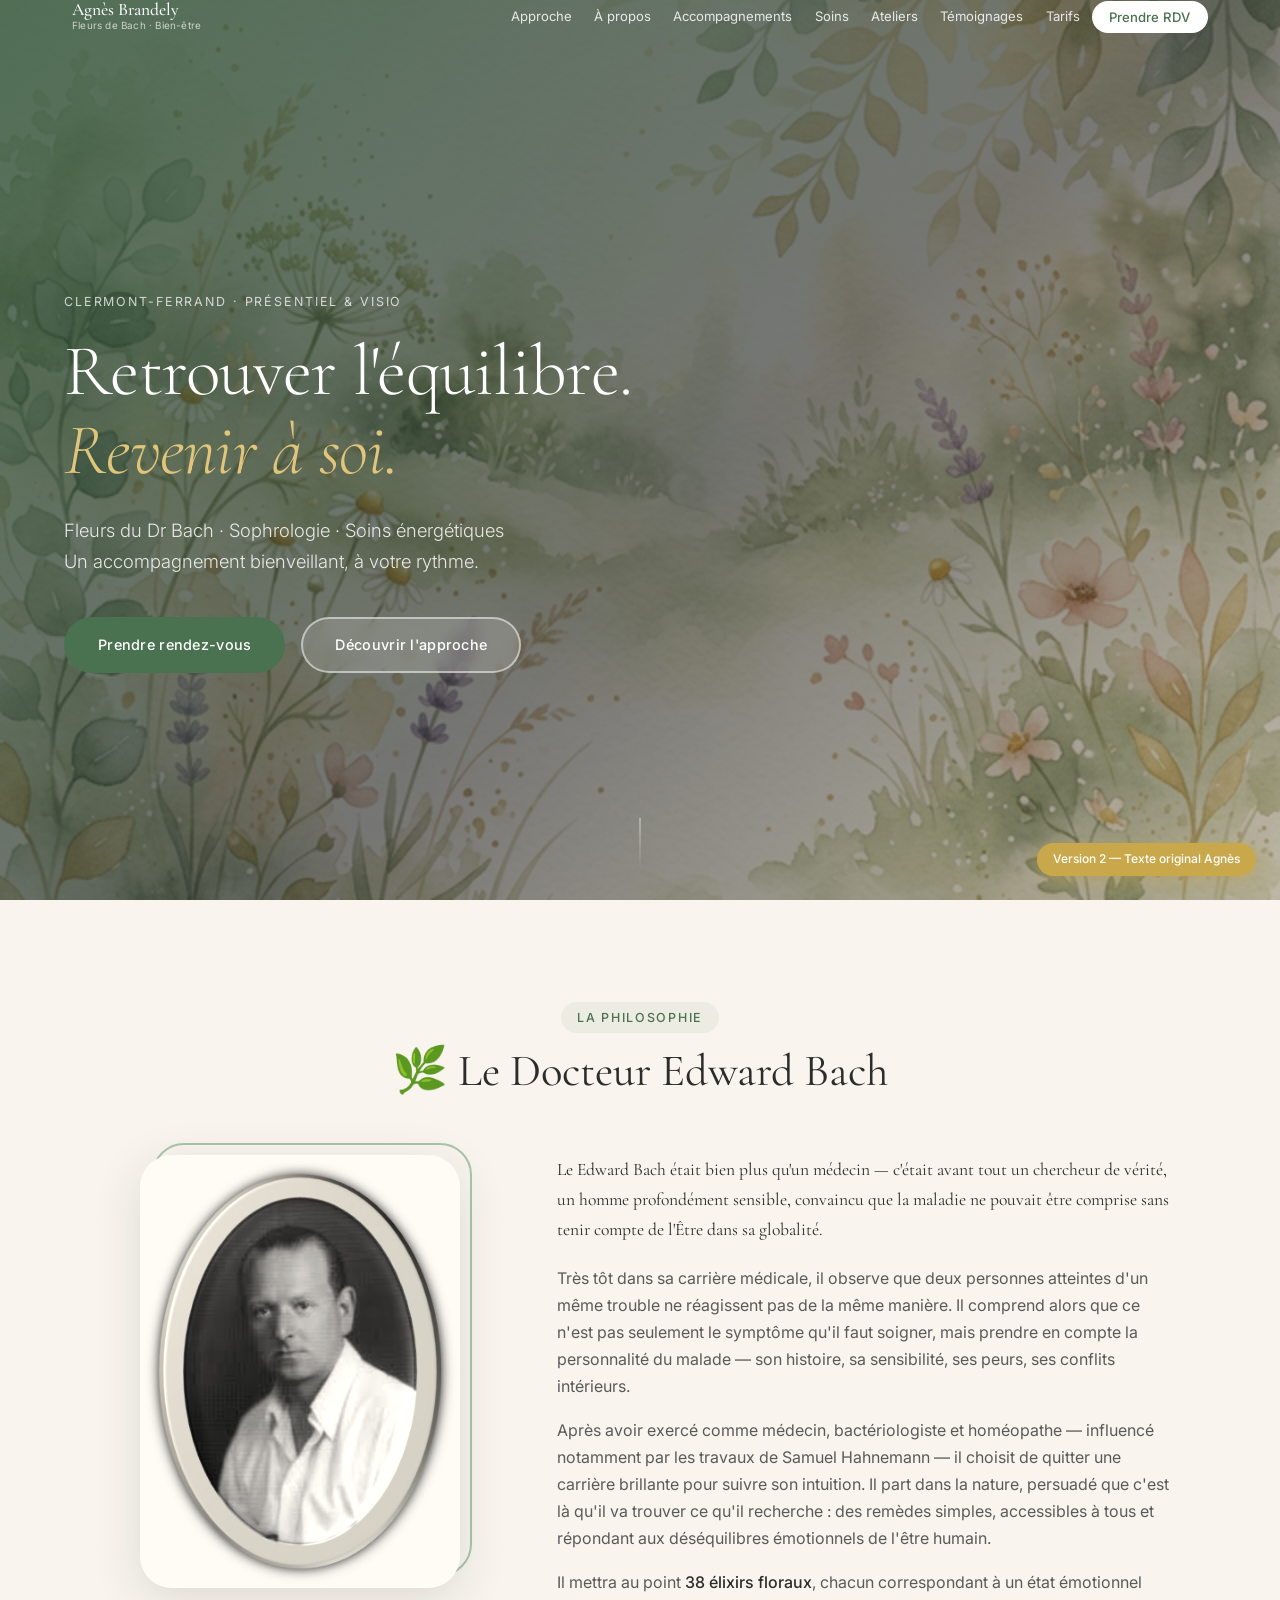
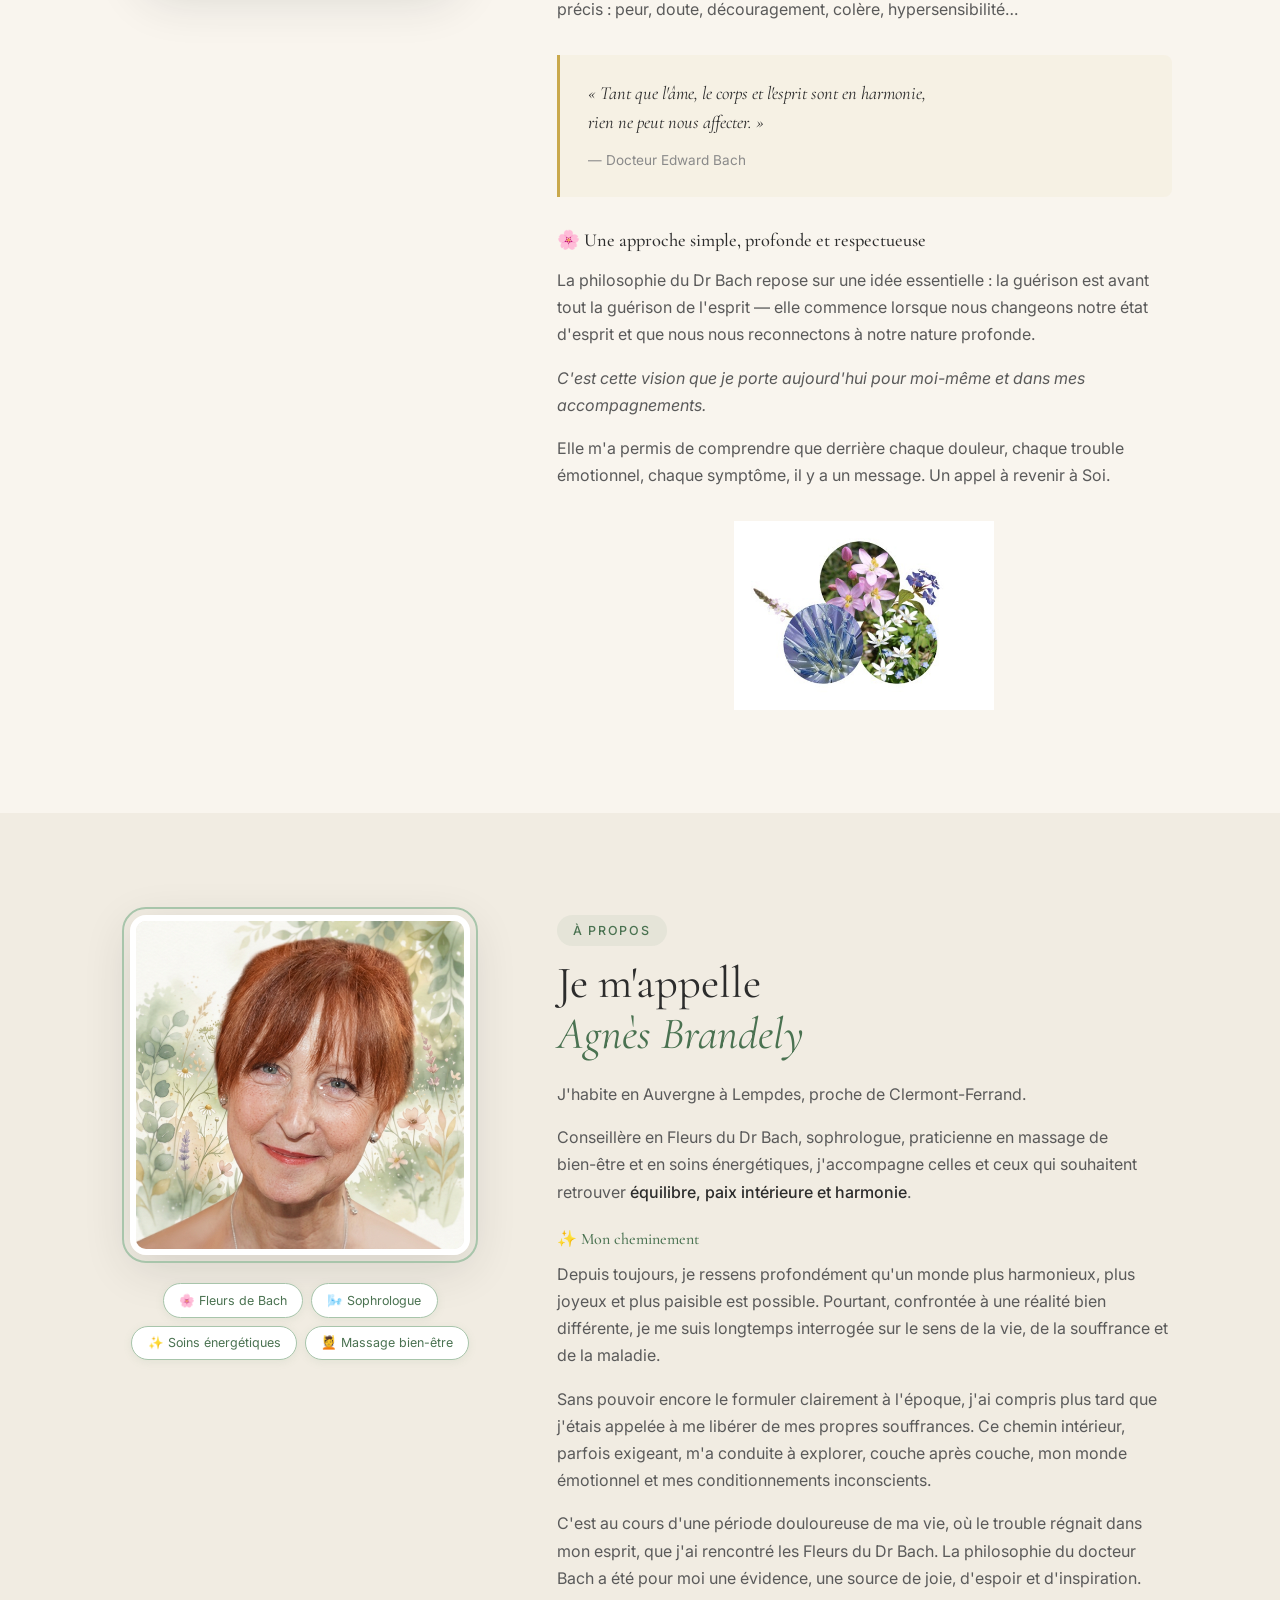
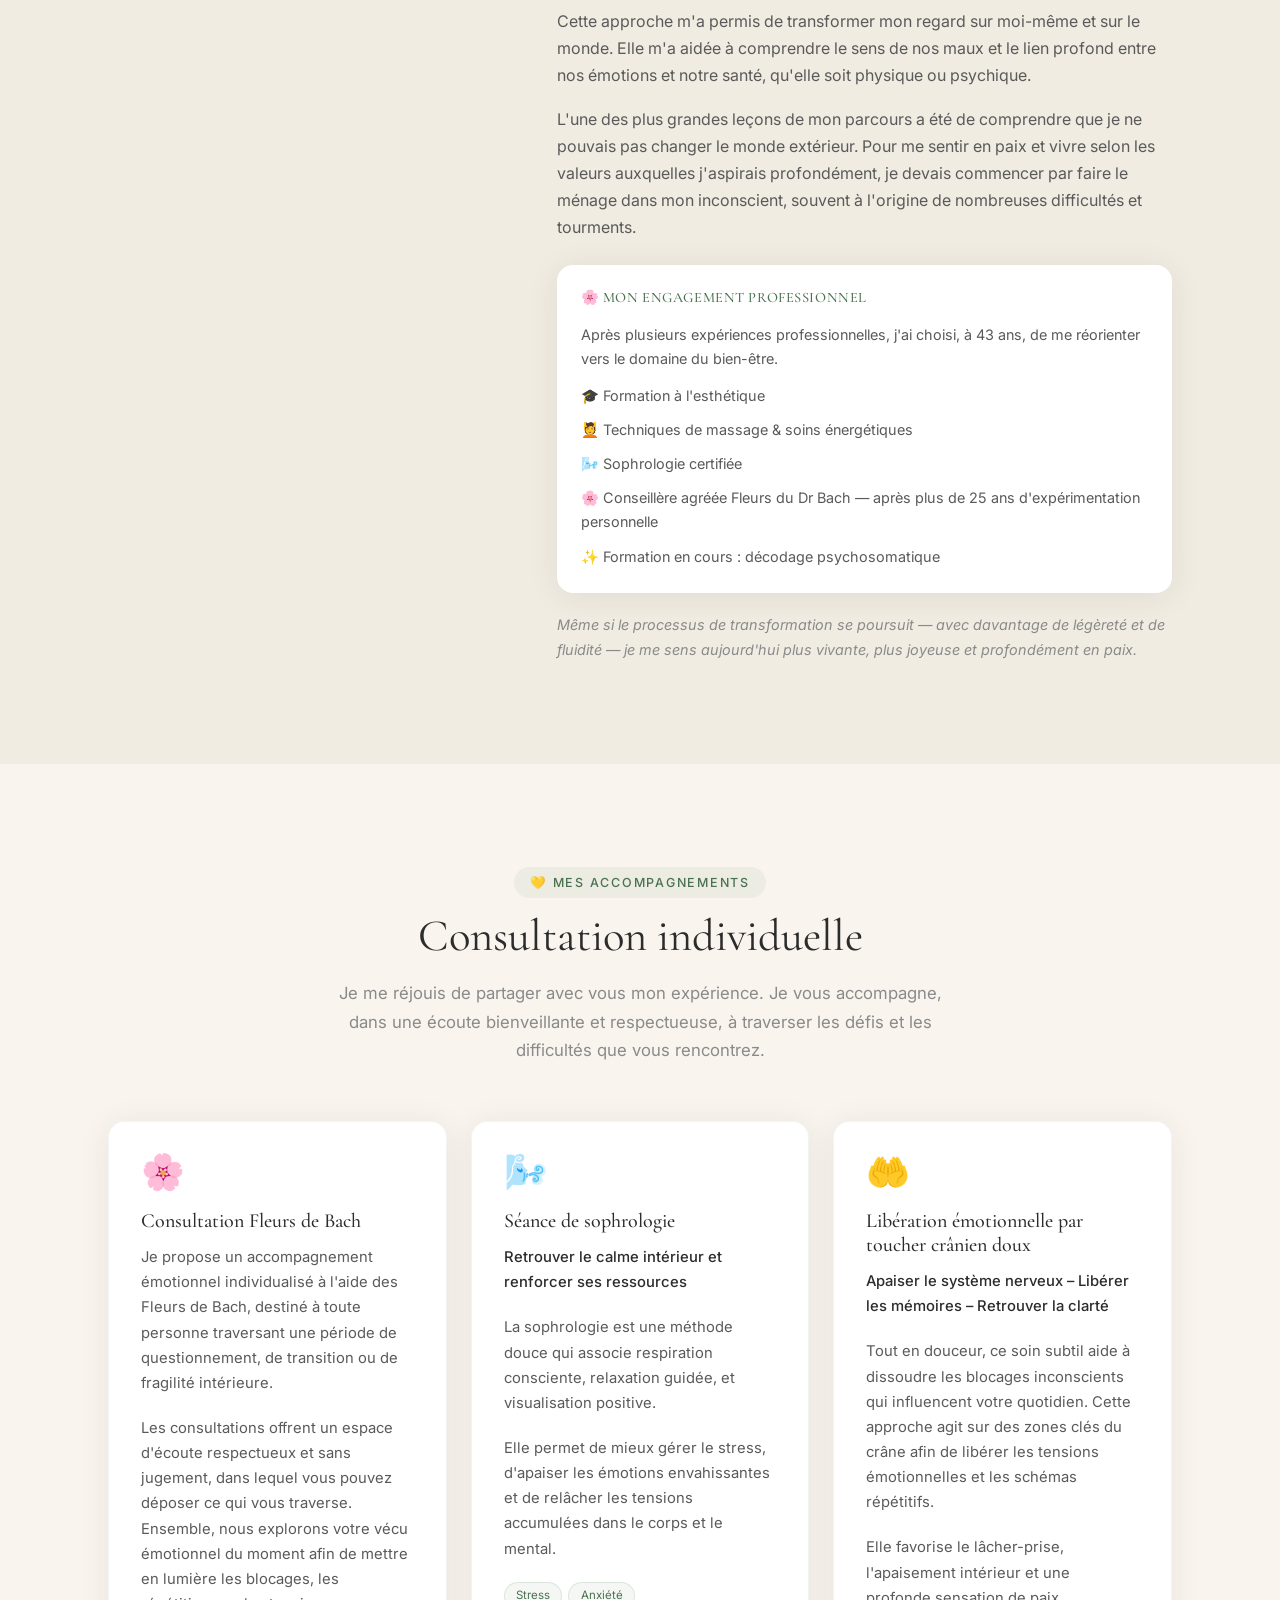
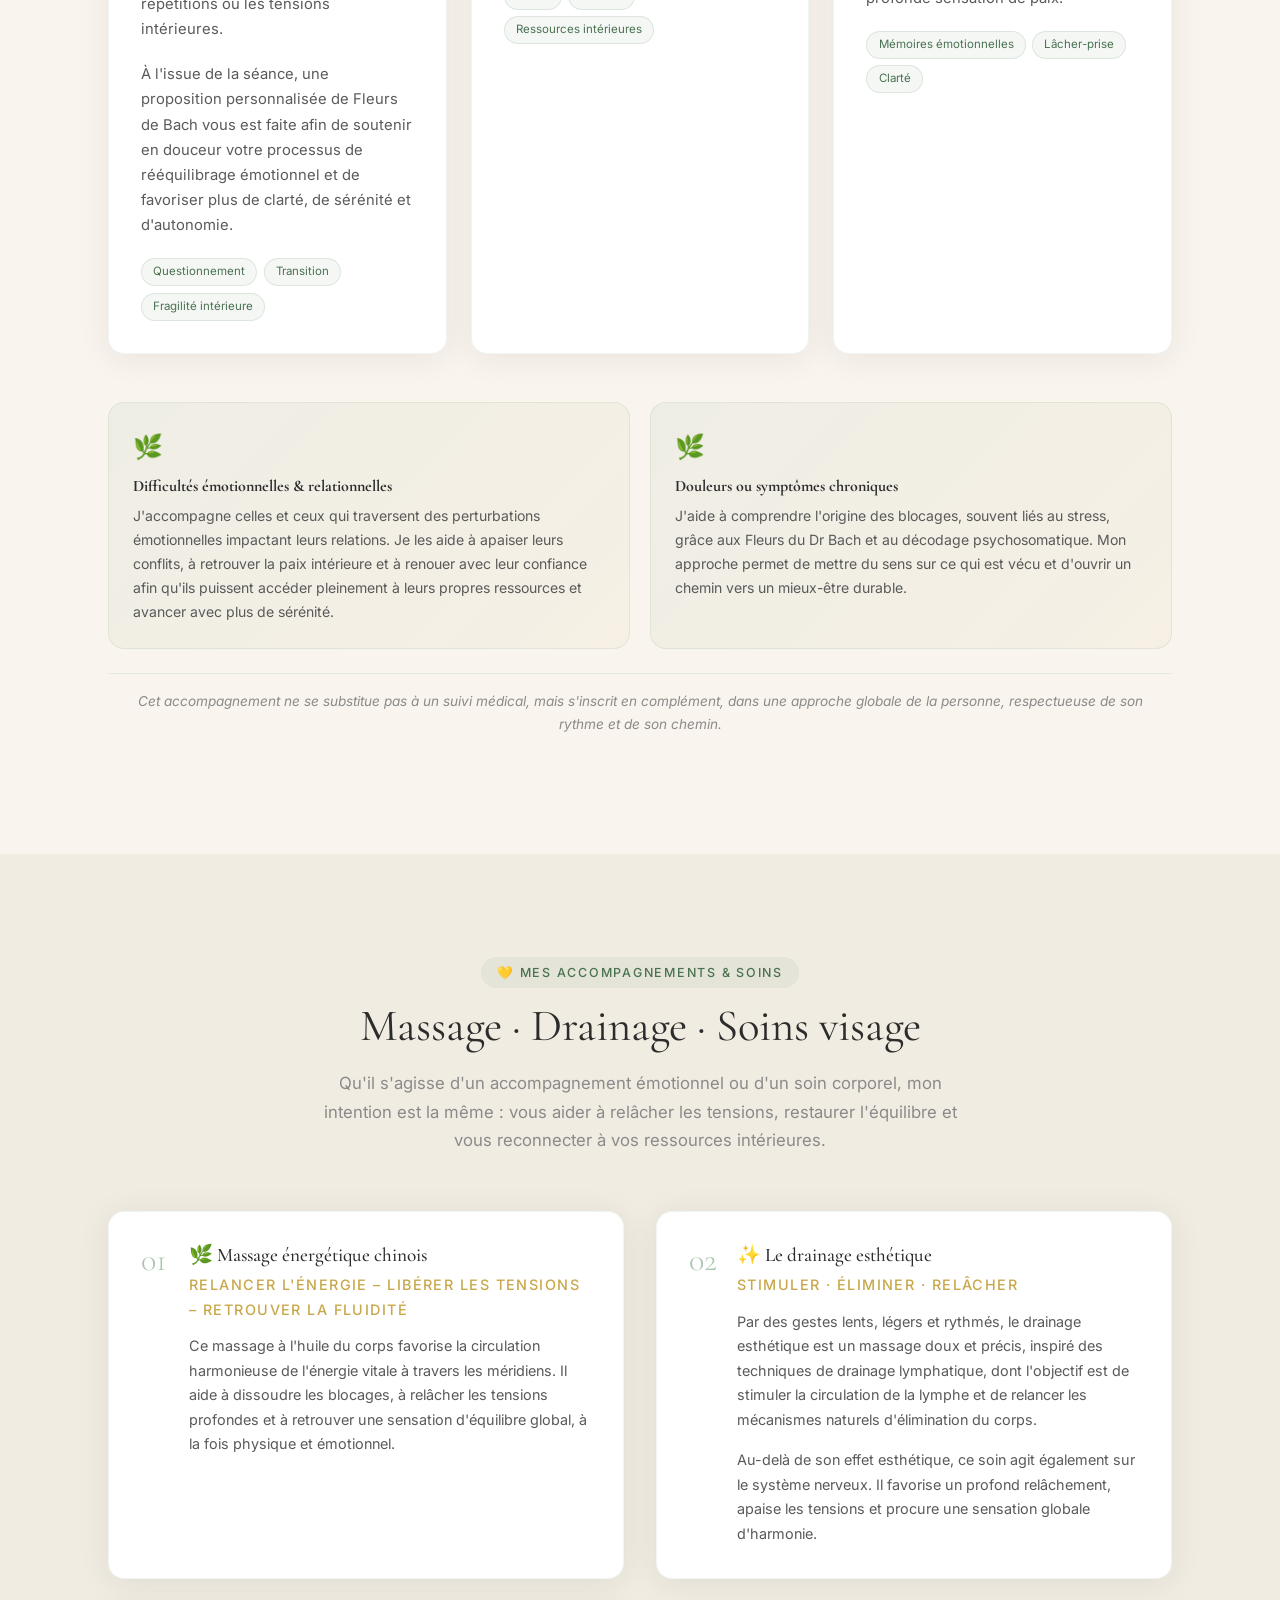
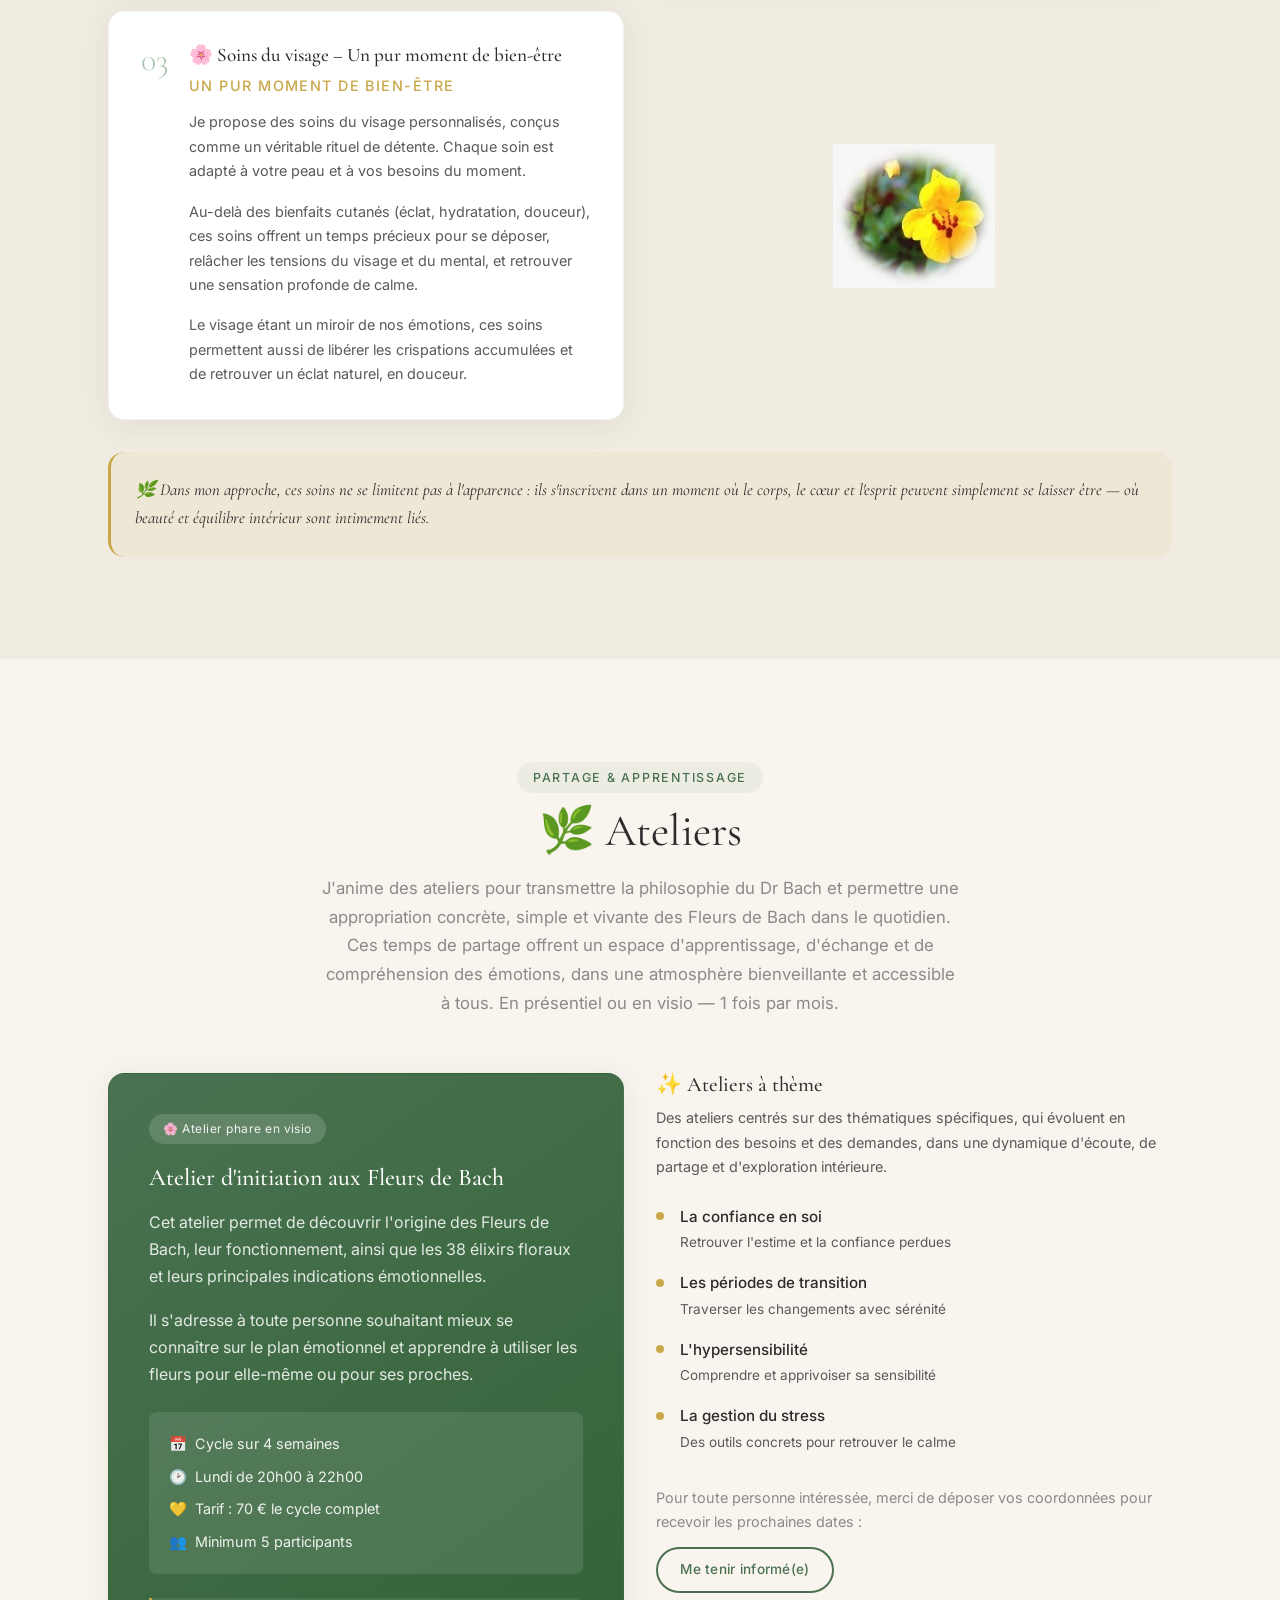
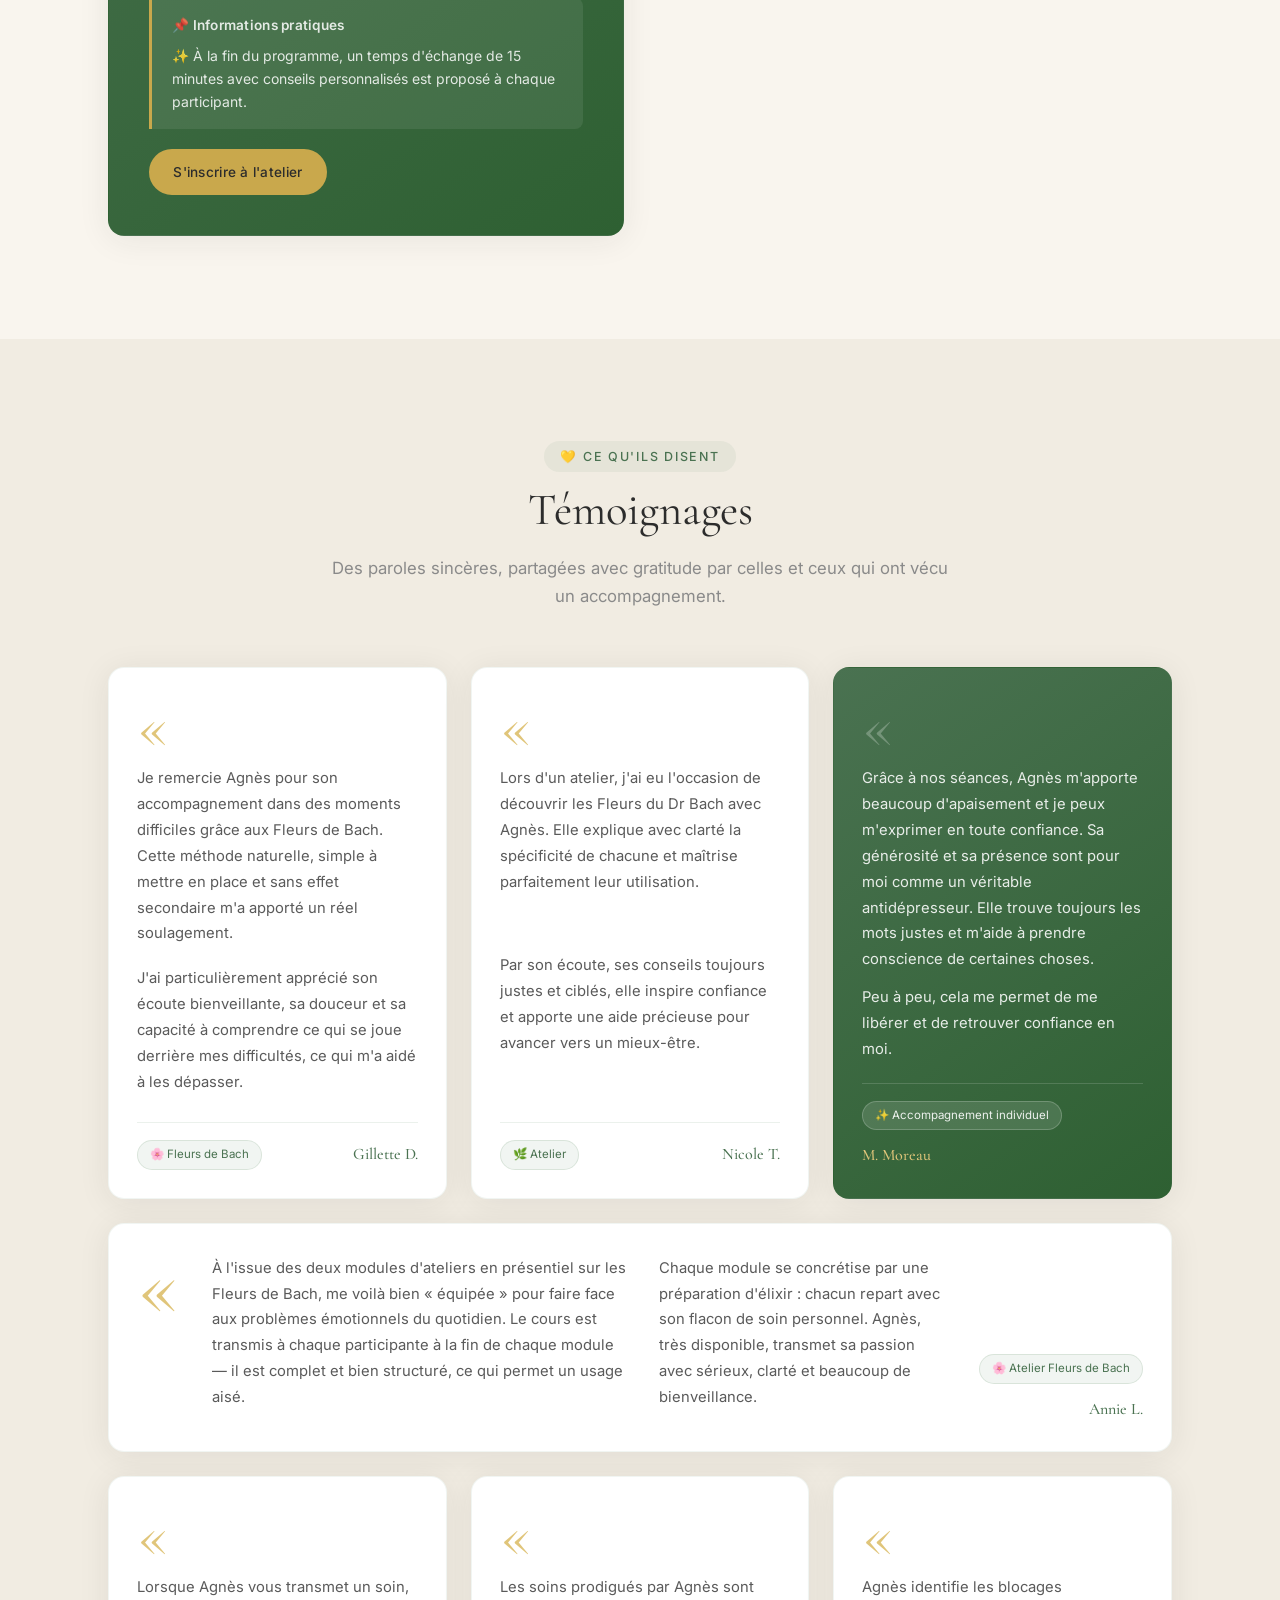
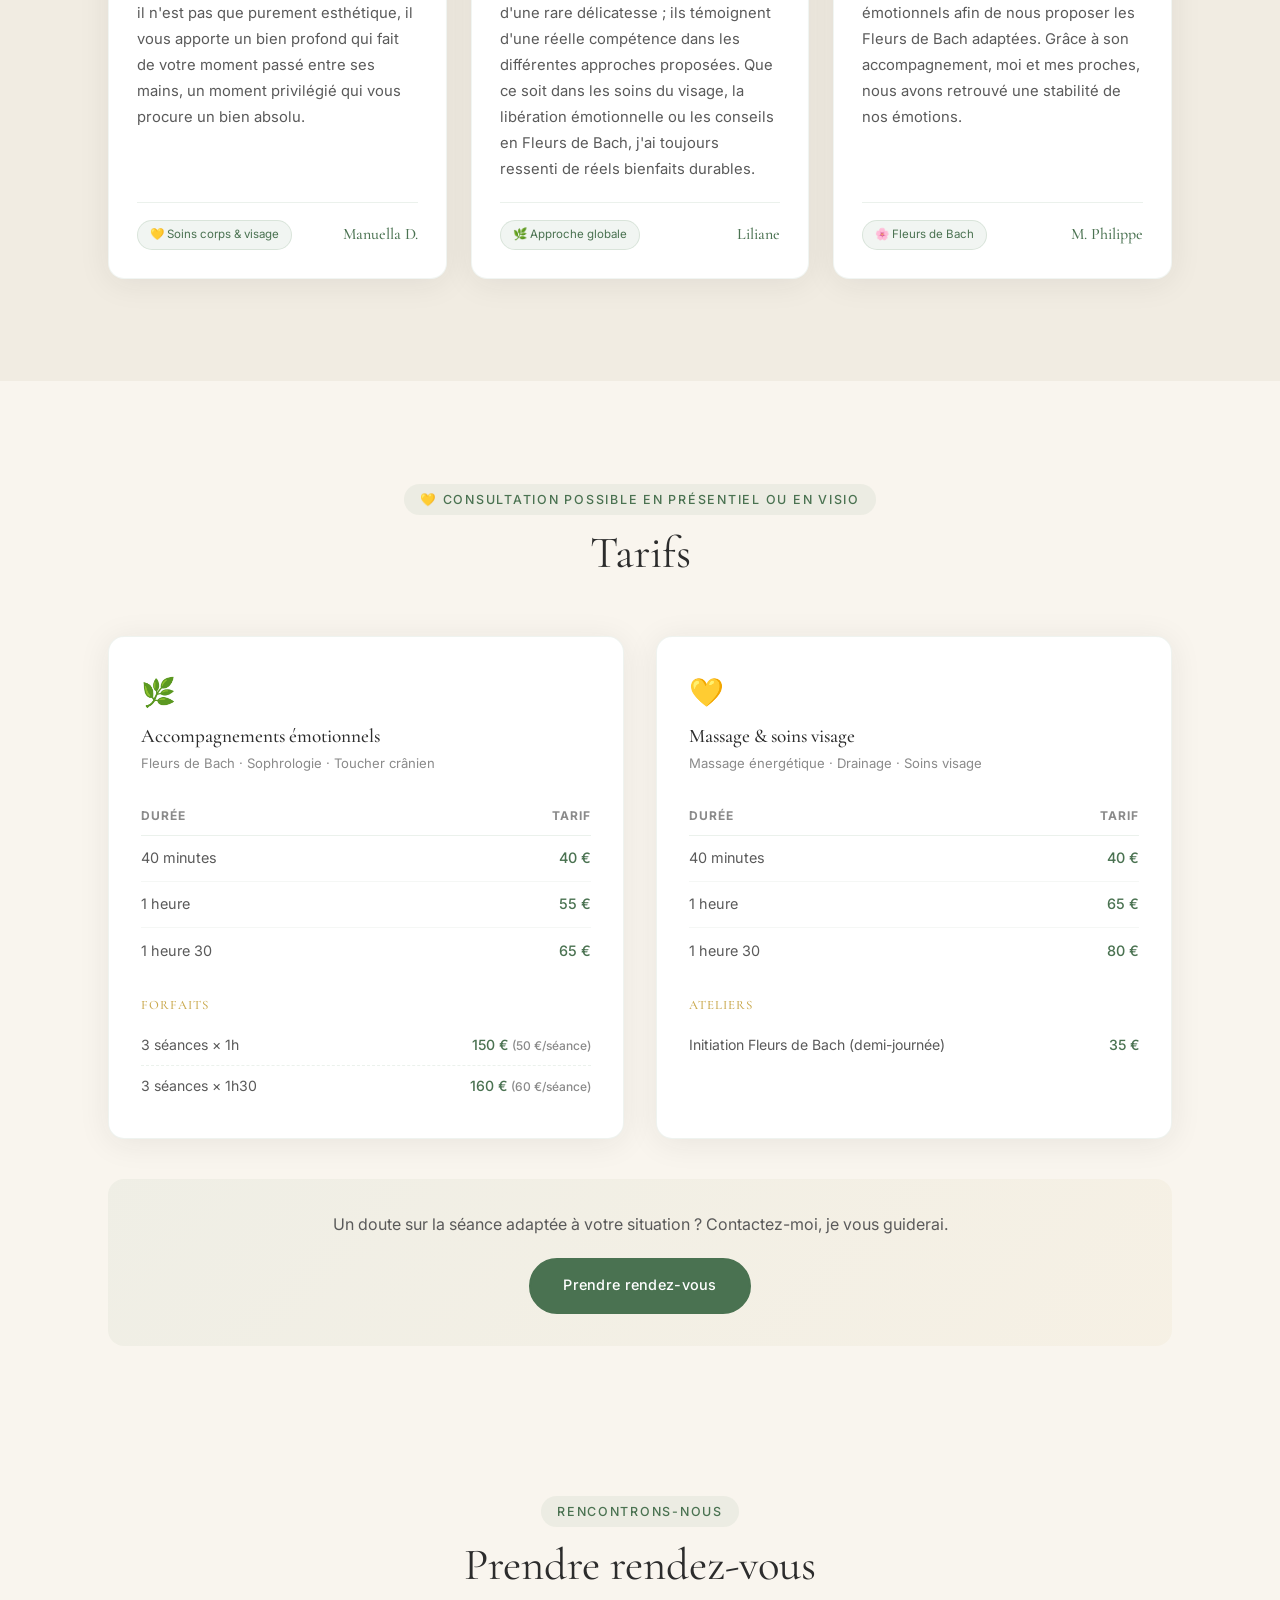
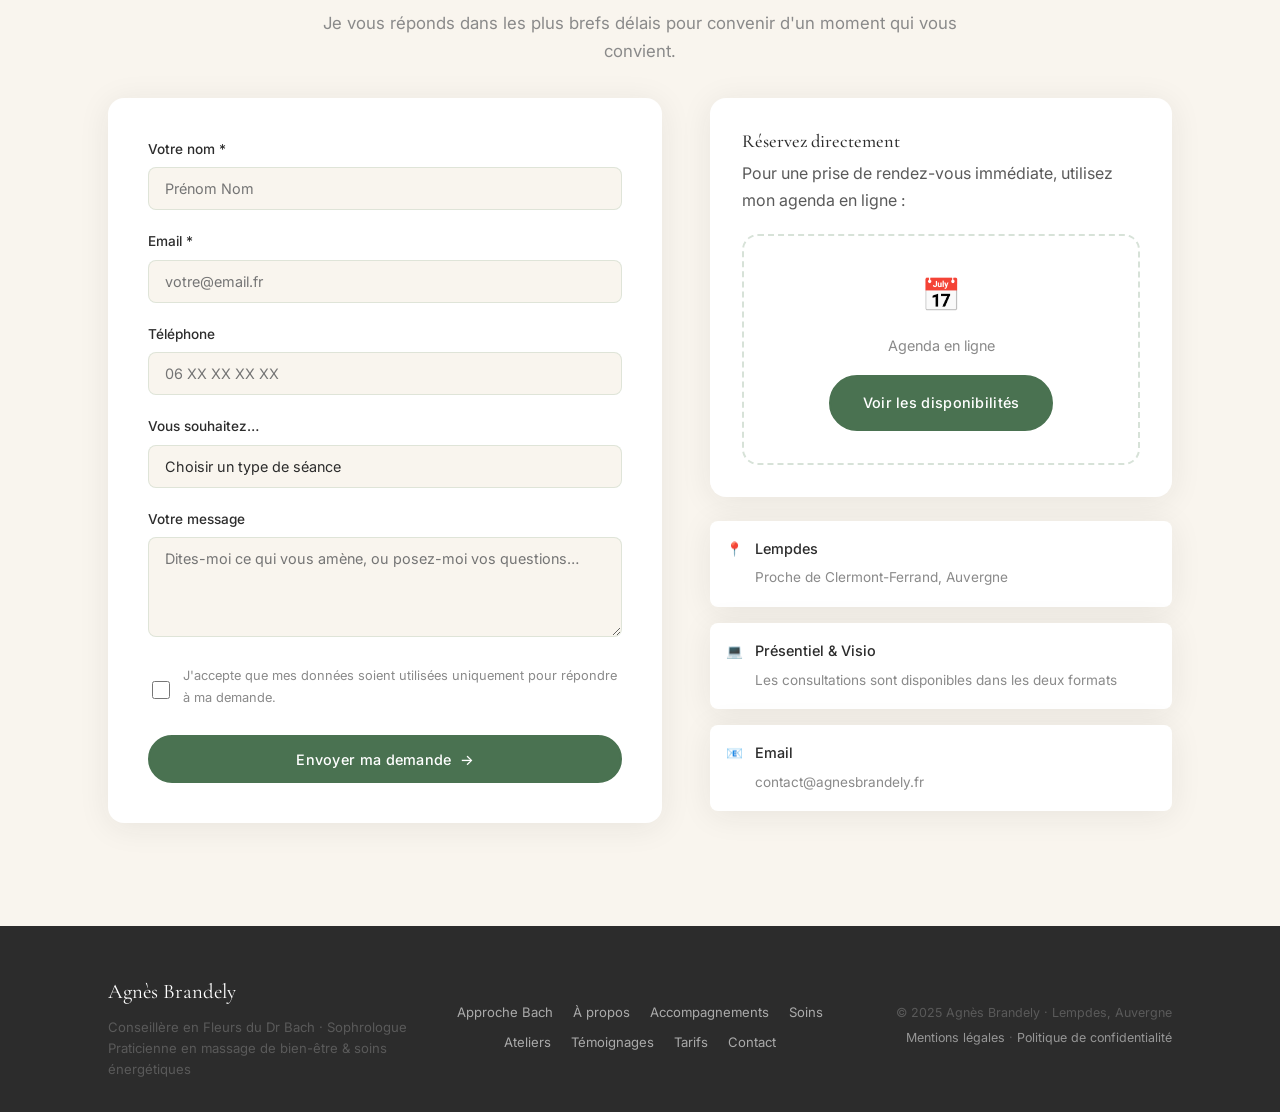
<file: index-v2.html>
<!DOCTYPE html>
<html lang="fr">

<head>
    <meta charset="UTF-8" />
    <meta name="viewport" content="width=device-width, initial-scale=1.0" />
    <title>Agnès Brandely — Fleurs de Bach · Sophrologie · Bien-être | Clermont-Ferrand</title>
    <meta name="description"
        content="Agnès Brandely, conseillère en Fleurs du Dr Bach, sophrologue et praticienne en soins énergétiques à Lempdes (Clermont-Ferrand). Accompagnements en présentiel et visio." />
    <meta name="robots" content="noindex" /><!-- V2 de comparaison, non indexée -->

    <!-- Open Graph -->
    <meta property="og:type" content="website" />
    <meta property="og:title" content="Agnès Brandely — Fleurs de Bach · Sophrologie · Bien-être (V2)" />
    <meta property="og:image" content="images/hero_botanical.png" />

    <!-- Google Fonts -->
    <link rel="preconnect" href="https://fonts.googleapis.com" />
    <link rel="preconnect" href="https://fonts.gstatic.com" crossorigin />
    <link
        href="https://fonts.googleapis.com/css2?family=Cormorant+Garamond:ital,wght@0,300;0,400;0,500;0,600;1,300;1,400;1,500&family=Inter:wght@300;400;500&display=swap"
        rel="stylesheet" />

    <link rel="stylesheet" href="style.css" />

    <style>
        /* Bandeau V2 */
        .v2-banner {
            position: fixed;
            bottom: 1.5rem;
            right: 1.5rem;
            background: var(--gold);
            color: var(--white);
            font-size: 0.75rem;
            font-weight: 500;
            padding: 0.4rem 1rem;
            border-radius: 100px;
            z-index: 9999;
            box-shadow: 0 4px 16px rgba(201, 168, 76, .4);
        }

        /* Photo botanique : cadre carré arrondi */
        .apropos-portrait-wrap,
        .apropos-portrait {
            border-radius: 16px !important;
            aspect-ratio: 1 / 1;
            object-fit: cover;
        }

        /* Force checkbox visible et cliquable */
        .form-check {
            align-items: center !important;
        }

        .form-check input[type="checkbox"] {
            all: revert !important;
            width: 18px !important;
            height: 18px !important;
            cursor: pointer !important;
            flex-shrink: 0 !important;
            accent-color: #7a9e7e !important;
        }

        .form-check label {
            cursor: pointer !important;
        }
    </style>
</head>

<body>

    <!-- Badge V2 -->
    <div class="v2-banner">Version 2 — Texte original Agnès</div>

    <!-- ═══════════════════════════════════════════
       NAVIGATION
  ═══════════════════════════════════════════ -->
    <nav id="navbar" aria-label="Navigation principale">
        <div class="nav-container">
            <a href="#hero" class="nav-logo" aria-label="Accueil">
                <span class="logo-name">Agnès Brandely</span>
                <span class="logo-tagline">Fleurs de Bach · Bien-être</span>
            </a>
            <button class="nav-toggle" id="navToggle" aria-label="Menu" aria-expanded="false" aria-controls="navMenu">
                <span></span><span></span><span></span>
            </button>
            <ul class="nav-menu" id="navMenu" role="list">
                <li><a href="#approche" class="nav-link">Approche</a></li>
                <li><a href="#apropos" class="nav-link">À propos</a></li>
                <li><a href="#accompagnements" class="nav-link">Accompagnements</a></li>
                <li><a href="#soins" class="nav-link">Soins</a></li>
                <li><a href="#ateliers" class="nav-link">Ateliers</a></li>
                <li><a href="#temoignages" class="nav-link">Témoignages</a></li>
                <li><a href="#tarifs" class="nav-link">Tarifs</a></li>
                <li><a href="#contact" class="nav-cta" id="navCtaBtn">Prendre RDV</a></li>
            </ul>
        </div>
    </nav>

    <!-- ═══════════════════════════════════════════
       HERO
  ═══════════════════════════════════════════ -->
    <section id="hero" aria-label="Accueil">
        <div class="hero-bg" aria-hidden="true">
            <img src="images/hero_botanical.png" alt="" class="hero-bg-img" />
            <div class="hero-overlay"></div>
        </div>
        <div class="hero-content">
            <p class="hero-eyebrow reveal">Clermont-Ferrand · Présentiel &amp; Visio</p>
            <h1 class="hero-title reveal">
                Retrouver l'équilibre.<br />
                <em>Revenir à soi.</em>
            </h1>
            <p class="hero-subtitle reveal">
                Fleurs du Dr Bach · Sophrologie · Soins énergétiques<br />
                Un accompagnement bienveillant, à votre rythme.
            </p>
            <div class="hero-actions reveal">
                <a href="#contact" class="btn btn-primary" id="heroCta">Prendre rendez-vous</a>
                <a href="#approche" class="btn btn-ghost">Découvrir l'approche</a>
            </div>
        </div>
        <div class="hero-scroll" aria-hidden="true">
            <span></span>
        </div>
    </section>

    <!-- ═══════════════════════════════════════════
       PHILOSOPHIE BACH
  ═══════════════════════════════════════════ -->
    <section id="approche" class="section" aria-labelledby="approche-title">
        <div class="container">
            <div class="section-header reveal">
                <span class="section-tag">La philosophie</span>
                <h2 id="approche-title" class="section-title">🌿 Le Docteur Edward Bach</h2>
            </div>
            <div class="bach-grid">
                <div class="bach-photo reveal">
                    <div class="bach-portrait-wrap">
                        <img src="images/dr_bach.jpg" alt="Portrait du Docteur Edward Bach, fondateur des Fleurs de Bach"
                            class="bach-portrait" onerror="this.style.display='none'" />
                        <div class="bach-portrait-deco" aria-hidden="true"></div>
                    </div>
                </div>
                <div class="bach-text reveal">
                    <p class="bach-intro">
                        Le Edward Bach était bien plus qu'un médecin — c'était avant tout un chercheur de vérité, un
                        homme
                        profondément sensible, convaincu que la maladie ne pouvait être comprise sans tenir compte de
                        l'Être dans sa
                        globalité.
                    </p>
                    <p>
                        Très tôt dans sa carrière médicale, il observe que deux personnes atteintes d'un même trouble ne
                        réagissent
                        pas de la même manière. Il comprend alors que ce n'est pas seulement le symptôme qu'il faut
                        soigner, mais
                        prendre en compte la personnalité du malade — son histoire, sa sensibilité, ses peurs, ses
                        conflits
                        intérieurs.
                    </p>
                    <p>
                        Après avoir exercé comme médecin, bactériologiste et homéopathe — influencé notamment par les
                        travaux de
                        Samuel Hahnemann — il choisit de quitter une carrière brillante pour suivre son intuition. Il
                        part dans la
                        nature, persuadé que c'est là qu'il va trouver ce qu'il recherche : des remèdes simples,
                        accessibles à tous
                        et répondant aux déséquilibres émotionnels de l'être humain.
                    </p>
                    <p>
                        Il mettra au point <strong>38 élixirs floraux</strong>, chacun correspondant à un état
                        émotionnel précis :
                        peur, doute, découragement, colère, hypersensibilité…
                    </p>
                    <blockquote class="bach-quote">
                        <p>« Tant que l'âme, le corps et l'esprit sont en harmonie,<br />rien ne peut nous affecter. »
                        </p>
                        <cite>— Docteur Edward Bach</cite>
                    </blockquote>

                    <h3 style="margin-top:2rem; margin-bottom:1rem; font-size:1.15rem;">🌸 Une approche simple, profonde
                        et respectueuse</h3>
                    <p>
                        La philosophie du Dr Bach repose sur une idée essentielle : la guérison est avant tout la
                        guérison de
                        l'esprit — elle commence lorsque nous changeons notre état d'esprit et que nous nous
                        reconnectons à notre
                        nature profonde.
                    </p>
                    <p>
                        <em>C'est cette vision que je porte aujourd'hui pour moi-même et dans mes accompagnements.</em>
                    </p>
                    <p>
                        Elle m'a permis de comprendre que derrière chaque douleur, chaque trouble émotionnel, chaque
                        symptôme, il y
                        a un message. Un appel à revenir à Soi.
                    </p>

                    <div class="bach-flowers" aria-hidden="true">
                        <img src="images/fleurs_bach_multiples.jpg" alt="Composition de Fleurs de Bach"
                            class="bach-flowers-img" />
                    </div>
                </div>
            </div>
        </div>
    </section>

    <!-- ═══════════════════════════════════════════
       À PROPOS
  ═══════════════════════════════════════════ -->
    <section id="apropos" class="section section-alt" aria-labelledby="apropos-title">
        <div class="container">
            <div class="apropos-grid">
                <div class="apropos-photo reveal">
                    <div class="apropos-portrait-wrap">
                        <img src="images/agnes_portrait_botanical.png"
                            alt="Portrait d'Agnès Brandely, conseillère en Fleurs de Bach et sophrologue à Lempdes"
                            class="apropos-portrait" />
                    </div>
                    <div class="apropos-badges reveal">
                        <span class="badge">🌸 Fleurs de Bach</span>
                        <span class="badge">🌬️ Sophrologue</span>
                        <span class="badge">✨ Soins énergétiques</span>
                        <span class="badge">💆 Massage bien-être</span>
                    </div>
                </div>
                <div class="apropos-text reveal">
                    <span class="section-tag">À propos</span>
                    <h2 id="apropos-title" class="section-title-left">Je m'appelle<br /><em>Agnès Brandely</em></h2>
                    <p>J'habite en Auvergne à Lempdes, proche de Clermont-Ferrand.</p>
                    <p>
                        Conseillère en Fleurs du Dr Bach, sophrologue, praticienne en massage de bien-être et en soins
                        énergétiques, j'accompagne celles et ceux qui souhaitent retrouver <strong>équilibre, paix
                            intérieure et
                            harmonie</strong>.
                    </p>

                    <h3 style="font-size:1rem; margin: 1.5rem 0 0.75rem; color: var(--sage-dark);">✨ Mon cheminement
                    </h3>
                    <p>
                        Depuis toujours, je ressens profondément qu'un monde plus harmonieux, plus joyeux et plus
                        paisible est
                        possible. Pourtant, confrontée à une réalité bien différente, je me suis longtemps interrogée
                        sur le sens de
                        la vie, de la souffrance et de la maladie.
                    </p>
                    <p>
                        Sans pouvoir encore le formuler clairement à l'époque, j'ai compris plus tard que j'étais
                        appelée à me
                        libérer de mes propres souffrances. Ce chemin intérieur, parfois exigeant, m'a conduite à
                        explorer, couche
                        après couche, mon monde émotionnel et mes conditionnements inconscients.
                    </p>
                    <p>
                        C'est au cours d'une période douloureuse de ma vie, où le trouble régnait dans mon esprit, que
                        j'ai
                        rencontré les Fleurs du Dr Bach. La philosophie du docteur Bach a été pour moi une évidence, une
                        source de
                        joie, d'espoir et d'inspiration.
                    </p>
                    <p>
                        Cette approche m'a permis de transformer mon regard sur moi-même et sur le monde. Elle m'a aidée
                        à
                        comprendre le sens de nos maux et le lien profond entre nos émotions et notre santé, qu'elle
                        soit physique
                        ou psychique.
                    </p>
                    <p>
                        L'une des plus grandes leçons de mon parcours a été de comprendre que je ne pouvais pas changer
                        le monde
                        extérieur. Pour me sentir en paix et vivre selon les valeurs auxquelles j'aspirais profondément,
                        je devais
                        commencer par faire le ménage dans mon inconscient, souvent à l'origine de nombreuses
                        difficultés et
                        tourments.
                    </p>

                    <div class="formation-list">
                        <h3 class="formation-title">🌸 Mon engagement professionnel</h3>
                        <p style="font-size:0.9rem; color:var(--text-light); margin-bottom:0.75rem;">Après plusieurs
                            expériences
                            professionnelles, j'ai choisi, à 43 ans, de me réorienter vers le domaine du bien-être.</p>
                        <ul>
                            <li>🎓 Formation à l'esthétique</li>
                            <li>💆 Techniques de massage &amp; soins énergétiques</li>
                            <li>🌬️ Sophrologie certifiée</li>
                            <li>🌸 Conseillère agréée Fleurs du Dr Bach — après plus de 25 ans d'expérimentation
                                personnelle</li>
                            <li>✨ Formation en cours : décodage psychosomatique</li>
                        </ul>
                    </div>
                    <p class="apropos-coda">
                        <em>Même si le processus de transformation se poursuit — avec davantage de légèreté et de
                            fluidité — je me
                            sens aujourd'hui plus vivante, plus joyeuse et profondément en paix.</em>
                    </p>
                </div>
            </div>
        </div>
    </section>

    <!-- ═══════════════════════════════════════════
       ACCOMPAGNEMENTS
  ═══════════════════════════════════════════ -->
    <section id="accompagnements" class="section" aria-labelledby="accompagnements-title">
        <div class="container">
            <div class="section-header reveal">
                <span class="section-tag">💛 Mes accompagnements</span>
                <h2 id="accompagnements-title" class="section-title">Consultation individuelle</h2>
                <p class="section-intro">Je me réjouis de partager avec vous mon expérience. Je vous accompagne, dans
                    une
                    écoute bienveillante et respectueuse, à traverser les défis et les difficultés que vous rencontrez.
                </p>
            </div>

            <div class="cards-grid">

                <article class="card reveal" aria-labelledby="card-bach">
                    <div class="card-icon" aria-hidden="true">🌸</div>
                    <h3 id="card-bach" class="card-title">Consultation Fleurs de Bach</h3>
                    <p class="card-text">
                        Je propose un accompagnement émotionnel individualisé à l'aide des Fleurs de Bach, destiné à
                        toute personne
                        traversant une période de questionnement, de transition ou de fragilité intérieure.
                    </p>
                    <p class="card-text">
                        Les consultations offrent un espace d'écoute respectueux et sans jugement, dans lequel vous
                        pouvez déposer
                        ce qui vous traverse. Ensemble, nous explorons votre vécu émotionnel du moment afin de mettre en
                        lumière les
                        blocages, les répétitions ou les tensions intérieures.
                    </p>
                    <p class="card-text">
                        À l'issue de la séance, une proposition personnalisée de Fleurs de Bach vous est faite afin de
                        soutenir en
                        douceur votre processus de rééquilibrage émotionnel et de favoriser plus de clarté, de sérénité
                        et
                        d'autonomie.
                    </p>
                    <div class="card-tags">
                        <span>Questionnement</span>
                        <span>Transition</span>
                        <span>Fragilité intérieure</span>
                    </div>
                </article>

                <article class="card reveal" aria-labelledby="card-sophro">
                    <div class="card-icon" aria-hidden="true">🌬️</div>
                    <h3 id="card-sophro" class="card-title">Séance de sophrologie</h3>
                    <p class="card-text">
                        <strong>Retrouver le calme intérieur et renforcer ses ressources</strong>
                    </p>
                    <p class="card-text">
                        La sophrologie est une méthode douce qui associe respiration consciente, relaxation guidée, et
                        visualisation positive.
                    </p>
                    <p class="card-text">
                        Elle permet de mieux gérer le stress, d'apaiser les émotions envahissantes et de relâcher les
                        tensions
                        accumulées dans le corps et le mental.
                    </p>
                    <div class="card-tags">
                        <span>Stress</span>
                        <span>Anxiété</span>
                        <span>Ressources intérieures</span>
                    </div>
                </article>

                <article class="card reveal" aria-labelledby="card-cranien">
                    <div class="card-icon" aria-hidden="true">🤲</div>
                    <h3 id="card-cranien" class="card-title">Libération émotionnelle par toucher crânien doux</h3>
                    <p class="card-text">
                        <strong>Apaiser le système nerveux – Libérer les mémoires – Retrouver la clarté</strong>
                    </p>
                    <p class="card-text">
                        Tout en douceur, ce soin subtil aide à dissoudre les blocages inconscients qui influencent votre
                        quotidien.
                        Cette approche agit sur des zones clés du crâne afin de libérer les tensions émotionnelles et
                        les schémas
                        répétitifs.
                    </p>
                    <p class="card-text">Elle favorise le lâcher-prise, l'apaisement intérieur et une profonde sensation
                        de paix.</p>
                    <div class="card-tags">
                        <span>Mémoires émotionnelles</span>
                        <span>Lâcher-prise</span>
                        <span>Clarté</span>
                    </div>
                </article>

            </div>

            <div class="accompagnement-footer reveal">
                <div class="target-cards">
                    <div class="target-card">
                        <span class="target-icon">🌿</span>
                        <h4>Difficultés émotionnelles &amp; relationnelles</h4>
                        <p>J'accompagne celles et ceux qui traversent des perturbations émotionnelles impactant leurs
                            relations. Je
                            les aide à apaiser leurs conflits, à retrouver la paix intérieure et à renouer avec leur
                            confiance afin
                            qu'ils puissent accéder pleinement à leurs propres ressources et avancer avec plus de
                            sérénité.</p>
                    </div>
                    <div class="target-card">
                        <span class="target-icon">🌿</span>
                        <h4>Douleurs ou symptômes chroniques</h4>
                        <p>J'aide à comprendre l'origine des blocages, souvent liés au stress, grâce aux Fleurs du Dr
                            Bach et au
                            décodage psychosomatique. Mon approche permet de mettre du sens sur ce qui est vécu et
                            d'ouvrir un chemin
                            vers un mieux-être durable.</p>
                    </div>
                </div>
                <p class="disclaimer">
                    <em>Cet accompagnement ne se substitue pas à un suivi médical, mais s'inscrit en complément, dans
                        une approche
                        globale de la personne, respectueuse de son rythme et de son chemin.</em>
                </p>
            </div>
        </div>
    </section>

    <!-- ═══════════════════════════════════════════
       SOINS CORPS & VISAGE
  ═══════════════════════════════════════════ -->
    <section id="soins" class="section section-alt" aria-labelledby="soins-title">
        <div class="container">
            <div class="section-header reveal">
                <span class="section-tag">💛 Mes accompagnements &amp; soins</span>
                <h2 id="soins-title" class="section-title">Massage · Drainage · Soins visage</h2>
                <p class="section-intro">Qu'il s'agisse d'un accompagnement émotionnel ou d'un soin corporel, mon
                    intention est
                    la même : vous aider à relâcher les tensions, restaurer l'équilibre et vous reconnecter à vos
                    ressources
                    intérieures.</p>
            </div>

            <div class="soins-grid">

                <article class="soin-item reveal" aria-labelledby="soin-energie">
                    <div class="soin-number" aria-hidden="true">01</div>
                    <div class="soin-content">
                        <h3 id="soin-energie" class="soin-title">🌿 Massage énergétique chinois</h3>
                        <p class="soin-tagline">Relancer l'énergie – Libérer les tensions – Retrouver la fluidité</p>
                        <p>Ce massage à l'huile du corps favorise la circulation harmonieuse de l'énergie vitale à
                            travers les
                            méridiens. Il aide à dissoudre les blocages, à relâcher les tensions profondes et à
                            retrouver une
                            sensation d'équilibre global, à la fois physique et émotionnel.</p>
                    </div>
                </article>

                <article class="soin-item reveal" aria-labelledby="soin-drainage">
                    <div class="soin-number" aria-hidden="true">02</div>
                    <div class="soin-content">
                        <h3 id="soin-drainage" class="soin-title">✨ Le drainage esthétique</h3>
                        <p class="soin-tagline">Stimuler · Éliminer · Relâcher</p>
                        <p>Par des gestes lents, légers et rythmés, le drainage esthétique est un massage doux et
                            précis, inspiré
                            des techniques de drainage lymphatique, dont l'objectif est de stimuler la circulation de la
                            lymphe et de
                            relancer les mécanismes naturels d'élimination du corps.</p>
                        <p>Au-delà de son effet esthétique, ce soin agit également sur le système nerveux. Il favorise
                            un profond
                            relâchement, apaise les tensions et procure une sensation globale d'harmonie.</p>
                    </div>
                </article>

                <article class="soin-item reveal" aria-labelledby="soin-visage">
                    <div class="soin-number" aria-hidden="true">03</div>
                    <div class="soin-content">
                        <h3 id="soin-visage" class="soin-title">🌸 Soins du visage – Un pur moment de bien-être</h3>
                        <p class="soin-tagline">Un pur moment de bien-être</p>
                        <p>Je propose des soins du visage personnalisés, conçus comme un véritable rituel de détente.
                            Chaque soin
                            est adapté à votre peau et à vos besoins du moment.</p>
                        <p>Au-delà des bienfaits cutanés (éclat, hydratation, douceur), ces soins offrent un temps
                            précieux pour se
                            déposer, relâcher les tensions du visage et du mental, et retrouver une sensation profonde
                            de calme.</p>
                        <p>Le visage étant un miroir de nos émotions, ces soins permettent aussi de libérer les
                            crispations
                            accumulées et de retrouver un éclat naturel, en douceur.</p>
                    </div>
                </article>

                <div class="soin-flowers-img reveal" aria-hidden="true">
                    <img src="images/fleur_bach_jaune.jpg" alt="" class="soin-flower" />
                </div>

            </div>

            <div
                style="margin-top:2rem; padding:1.5rem; background:rgba(201,168,76,.08); border-radius:var(--radius); border-left:3px solid var(--gold);">
                <p style="font-style:italic; color:var(--text); font-family:var(--font-display); font-size:1.05rem;">
                    🌿 Dans mon approche, ces soins ne se limitent pas à l'apparence : ils s'inscrivent dans un moment
                    où le
                    corps, le cœur et l'esprit peuvent simplement se laisser être — où beauté et équilibre intérieur
                    sont
                    intimement liés.
                </p>
            </div>
        </div>
    </section>

    <!-- ═══════════════════════════════════════════
       ATELIERS
  ═══════════════════════════════════════════ -->
    <section id="ateliers" class="section" aria-labelledby="ateliers-title">
        <div class="container">
            <div class="section-header reveal">
                <span class="section-tag">Partage &amp; apprentissage</span>
                <h2 id="ateliers-title" class="section-title">🌿 Ateliers</h2>
                <p class="section-intro">J'anime des ateliers pour transmettre la philosophie du Dr Bach et permettre
                    une
                    appropriation concrète, simple et vivante des Fleurs de Bach dans le quotidien. Ces temps de partage
                    offrent
                    un espace d'apprentissage, d'échange et de compréhension des émotions, dans une atmosphère
                    bienveillante et
                    accessible à tous. En présentiel ou en visio — 1 fois par mois.</p>
            </div>

            <div class="ateliers-grid">
                <article class="atelier-card atelier-featured reveal" aria-labelledby="atelier-initiation">
                    <div class="atelier-badge">🌸 Atelier phare en visio</div>
                    <h3 id="atelier-initiation" class="atelier-title">Atelier d'initiation aux Fleurs de Bach</h3>
                    <p>Cet atelier permet de découvrir l'origine des Fleurs de Bach, leur fonctionnement, ainsi que les
                        38
                        élixirs floraux et leurs principales indications émotionnelles.</p>
                    <p>Il s'adresse à toute personne souhaitant mieux se connaître sur le plan émotionnel et apprendre à
                        utiliser
                        les fleurs pour elle-même ou pour ses proches.</p>
                    <div class="atelier-details">
                        <div class="atelier-detail"><span>📅</span> Cycle sur 4 semaines</div>
                        <div class="atelier-detail"><span>🕑</span> Lundi de 20h00 à 22h00</div>
                        <div class="atelier-detail"><span>💛</span> Tarif : 70 € le cycle complet</div>
                        <div class="atelier-detail"><span>👥</span> Minimum 5 participants</div>
                    </div>
                    <div class="atelier-info-pratiques">
                        <p class="atelier-info-title">📌 Informations pratiques</p>
                        <p class="atelier-info-text">✨ À la fin du programme, un temps d'échange de 15 minutes avec conseils personnalisés est proposé à chaque participant.</p>
                    </div>
                    <a href="#contact" class="btn btn-primary btn-sm" id="atelierCta">S'inscrire à l'atelier</a>
                </article>

                <div class="ateliers-themes reveal">
                    <h3 class="themes-title">✨ Ateliers à thème</h3>
                    <p class="themes-intro">Des ateliers centrés sur des thématiques spécifiques, qui évoluent en
                        fonction des
                        besoins et des demandes, dans une dynamique d'écoute, de partage et d'exploration intérieure.
                    </p>
                    <ul class="themes-list">
                        <li>
                            <span class="theme-dot"></span>
                            <div>
                                <strong>La confiance en soi</strong>
                                <p>Retrouver l'estime et la confiance perdues</p>
                            </div>
                        </li>
                        <li>
                            <span class="theme-dot"></span>
                            <div>
                                <strong>Les périodes de transition</strong>
                                <p>Traverser les changements avec sérénité</p>
                            </div>
                        </li>
                        <li>
                            <span class="theme-dot"></span>
                            <div>
                                <strong>L'hypersensibilité</strong>
                                <p>Comprendre et apprivoiser sa sensibilité</p>
                            </div>
                        </li>
                        <li>
                            <span class="theme-dot"></span>
                            <div>
                                <strong>La gestion du stress</strong>
                                <p>Des outils concrets pour retrouver le calme</p>
                            </div>
                        </li>
                    </ul>
                    <p class="themes-cta-text">Pour toute personne intéressée, merci de déposer vos coordonnées pour
                        recevoir les
                        prochaines dates :</p>
                    <a href="#contact" class="btn btn-outline btn-sm">Me tenir informé(e)</a>
                </div>
            </div>
        </div>
    </section>

    <!-- ═══════════════════════════════════════════
       TÉMOIGNAGES
  ═══════════════════════════════════════════ -->
    <section id="temoignages" class="section section-alt" aria-labelledby="temoignages-title">
        <div class="container">
            <div class="section-header reveal">
                <span class="section-tag">💛 Ce qu'ils disent</span>
                <h2 id="temoignages-title" class="section-title">Témoignages</h2>
                <p class="section-intro">Des paroles sincères, partagées avec gratitude par celles et ceux qui ont vécu un accompagnement.</p>
            </div>

            <div class="temoignages-grid">

                <blockquote class="temoignage-card reveal" aria-label="Témoignage de Gillette D.">
                    <div class="temoignage-quote-mark" aria-hidden="true">«</div>
                    <p class="temoignage-text">Je remercie Agnès pour son accompagnement dans des moments difficiles grâce aux Fleurs de Bach. Cette méthode naturelle, simple à mettre en place et sans effet secondaire m'a apporté un réel soulagement.</p>
                    <p class="temoignage-text">J'ai particulièrement apprécié son écoute bienveillante, sa douceur et sa capacité à comprendre ce qui se joue derrière mes difficultés, ce qui m'a aidé à les dépasser.</p>
                    <footer class="temoignage-footer">
                        <span class="temoignage-tags"><span>🌸 Fleurs de Bach</span></span>
                        <cite class="temoignage-author">Gillette D.</cite>
                    </footer>
                </blockquote>

                <blockquote class="temoignage-card reveal" aria-label="Témoignage de Nicole T.">
                    <div class="temoignage-quote-mark" aria-hidden="true">«</div>
                    <p class="temoignage-text">Lors d'un atelier, j'ai eu l'occasion de découvrir les Fleurs du Dr Bach avec Agnès. Elle explique avec clarté la spécificité de chacune et maîtrise parfaitement leur utilisation.</p>
                    <p class="temoignage-text">Par son écoute, ses conseils toujours justes et ciblés, elle inspire confiance et apporte une aide précieuse pour avancer vers un mieux-être.</p>
                    <footer class="temoignage-footer">
                        <span class="temoignage-tags"><span>🌿 Atelier</span></span>
                        <cite class="temoignage-author">Nicole T.</cite>
                    </footer>
                </blockquote>

                <blockquote class="temoignage-card temoignage-featured reveal" aria-label="Témoignage de M. Moreau">
                    <div class="temoignage-quote-mark" aria-hidden="true">«</div>
                    <p class="temoignage-text">Grâce à nos séances, Agnès m'apporte beaucoup d'apaisement et je peux m'exprimer en toute confiance. Sa générosité et sa présence sont pour moi comme un véritable antidépresseur. Elle trouve toujours les mots justes et m'aide à prendre conscience de certaines choses.</p>
                    <p class="temoignage-text">Peu à peu, cela me permet de me libérer et de retrouver confiance en moi.</p>
                    <footer class="temoignage-footer">
                        <span class="temoignage-tags"><span>✨ Accompagnement individuel</span></span>
                        <cite class="temoignage-author">M. Moreau</cite>
                    </footer>
                </blockquote>

                <blockquote class="temoignage-card temoignage-wide reveal" aria-label="Témoignage d'Annie L.">
                    <div class="temoignage-quote-mark" aria-hidden="true">«</div>
                    <p class="temoignage-text">À l'issue des deux modules d'ateliers en présentiel sur les Fleurs de Bach, me voilà bien « équipée » pour faire face aux problèmes émotionnels du quotidien. Le cours est transmis à chaque participante à la fin de chaque module — il est complet et bien structuré, ce qui permet un usage aisé.</p>
                    <p class="temoignage-text">Chaque module se concrétise par une préparation d'élixir : chacun repart avec son flacon de soin personnel. Agnès, très disponible, transmet sa passion avec sérieux, clarté et beaucoup de bienveillance.</p>
                    <footer class="temoignage-footer">
                        <span class="temoignage-tags"><span>🌸 Atelier Fleurs de Bach</span></span>
                        <cite class="temoignage-author">Annie L.</cite>
                    </footer>
                </blockquote>

                <blockquote class="temoignage-card reveal" aria-label="Témoignage de Manuella D.">
                    <div class="temoignage-quote-mark" aria-hidden="true">«</div>
                    <p class="temoignage-text">Lorsque Agnès vous transmet un soin, il n'est pas que purement esthétique, il vous apporte un bien profond qui fait de votre moment passé entre ses mains, un moment privilégié qui vous procure un bien absolu.</p>
                    <footer class="temoignage-footer">
                        <span class="temoignage-tags"><span>💛 Soins corps &amp; visage</span></span>
                        <cite class="temoignage-author">Manuella D.</cite>
                    </footer>
                </blockquote>

                <blockquote class="temoignage-card reveal" aria-label="Témoignage de Liliane">
                    <div class="temoignage-quote-mark" aria-hidden="true">«</div>
                    <p class="temoignage-text">Les soins prodigués par Agnès sont d'une rare délicatesse ; ils témoignent d'une réelle compétence dans les différentes approches proposées. Que ce soit dans les soins du visage, la libération émotionnelle ou les conseils en Fleurs de Bach, j'ai toujours ressenti de réels bienfaits durables.</p>
                    <footer class="temoignage-footer">
                        <span class="temoignage-tags"><span>🌿 Approche globale</span></span>
                        <cite class="temoignage-author">Liliane</cite>
                    </footer>
                </blockquote>

                <blockquote class="temoignage-card reveal" aria-label="Témoignage de M. Philippe">
                    <div class="temoignage-quote-mark" aria-hidden="true">«</div>
                    <p class="temoignage-text">Agnès identifie les blocages émotionnels afin de nous proposer les Fleurs de Bach adaptées. Grâce à son accompagnement, moi et mes proches, nous avons retrouvé une stabilité de nos émotions.</p>
                    <footer class="temoignage-footer">
                        <span class="temoignage-tags"><span>🌸 Fleurs de Bach</span></span>
                        <cite class="temoignage-author">M. Philippe</cite>
                    </footer>
                </blockquote>

            </div>
        </div>
    </section>

    <!-- ═══════════════════════════════════════════
       TARIFS
  ═══════════════════════════════════════════ -->
    <section id="tarifs" class="section" aria-labelledby="tarifs-title">
        <div class="container">
            <div class="section-header reveal">
                <span class="section-tag">💛 Consultation possible en présentiel ou en visio</span>
                <h2 id="tarifs-title" class="section-title">Tarifs</h2>
            </div>

            <div class="tarifs-grid">

                <!-- Accompagnements émotionnels -->
                <div class="tarif-block reveal" aria-labelledby="tarif-accomp">
                    <div class="tarif-header">
                        <span class="tarif-icon">🌿</span>
                        <h3 id="tarif-accomp" class="tarif-block-title">Accompagnements émotionnels</h3>
                        <p class="tarif-sub">Fleurs de Bach · Sophrologie · Toucher crânien</p>
                    </div>
                    <table class="tarif-table" aria-label="Tarifs accompagnements individuels">
                        <thead>
                            <tr>
                                <th scope="col">Durée</th>
                                <th scope="col">Tarif</th>
                            </tr>
                        </thead>
                        <tbody>
                            <tr>
                                <td>40 minutes</td>
                                <td>40 €</td>
                            </tr>
                            <tr>
                                <td>1 heure</td>
                                <td>55 €</td>
                            </tr>
                            <tr>
                                <td>1 heure 30</td>
                                <td>65 €</td>
                            </tr>
                        </tbody>
                    </table>
                    <div class="tarif-forfaits">
                        <h4 class="forfait-title">Forfaits</h4>
                        <div class="forfait-item">
                            <span>3 séances × 1h</span>
                            <span class="forfait-prix">150 € <em>(50 €/séance)</em></span>
                        </div>
                        <div class="forfait-item">
                            <span>3 séances × 1h30</span>
                            <span class="forfait-prix">160 € <em>(60 €/séance)</em></span>
                        </div>
                    </div>
                </div>

                <!-- Soins corps & visage -->
                <div class="tarif-block reveal" aria-labelledby="tarif-soins">
                    <div class="tarif-header">
                        <span class="tarif-icon">💛</span>
                        <h3 id="tarif-soins" class="tarif-block-title">Massage &amp; soins visage</h3>
                        <p class="tarif-sub">Massage énergétique · Drainage · Soins visage</p>
                    </div>
                    <table class="tarif-table" aria-label="Tarifs massages et soins du visage">
                        <thead>
                            <tr>
                                <th scope="col">Durée</th>
                                <th scope="col">Tarif</th>
                            </tr>
                        </thead>
                        <tbody>
                            <tr>
                                <td>40 minutes</td>
                                <td>40 €</td>
                            </tr>
                            <tr>
                                <td>1 heure</td>
                                <td>65 €</td>
                            </tr>
                            <tr>
                                <td>1 heure 30</td>
                                <td>80 €</td>
                            </tr>
                        </tbody>
                    </table>
                    <div class="tarif-forfaits">
                        <h4 class="forfait-title">Ateliers</h4>
                        <div class="forfait-item">
                            <span>Initiation Fleurs de Bach (demi-journée)</span>
                            <span class="forfait-prix">35 €</span>
                        </div>
                    </div>
                </div>

            </div>

            <div class="tarifs-cta reveal">
                <p>Un doute sur la séance adaptée à votre situation ? Contactez-moi, je vous guiderai.</p>
                <a href="#contact" class="btn btn-primary" id="tarifCta">Prendre rendez-vous</a>
            </div>
        </div>
    </section>

    <!-- ═══════════════════════════════════════════
       CONTACT & RDV
  ═══════════════════════════════════════════ -->
    <section id="contact" class="section" aria-labelledby="contact-title">
        <div class="container">
            <div class="section-header reveal">
                <span class="section-tag">Rencontrons-nous</span>
                <h2 id="contact-title" class="section-title">Prendre rendez-vous</h2>
                <p class="section-intro">Je vous réponds dans les plus brefs délais pour convenir d'un moment qui vous
                    convient.
                </p>
            </div>

            <div class="contact-grid">

                <!-- Formulaire -->
                <div class="contact-form-wrap reveal">
                    <form id="contactForm" action="mailto:frguillaud@gmail.com" method="POST" enctype="text/plain"
                        novalidate aria-label="Formulaire de contact">
                        <div class="form-group">
                            <label for="name">Votre nom *</label>
                            <input type="text" id="name" name="name" required autocomplete="name"
                                placeholder="Prénom Nom" />
                        </div>
                        <div class="form-group">
                            <label for="email">Email *</label>
                            <input type="email" id="email" name="email" required autocomplete="email"
                                placeholder="votre@email.fr" />
                        </div>
                        <div class="form-group">
                            <label for="phone">Téléphone</label>
                            <input type="tel" id="phone" name="phone" autocomplete="tel" placeholder="06 XX XX XX XX" />
                        </div>
                        <div class="form-group">
                            <label for="service">Vous souhaitez…</label>
                            <select id="service" name="service">
                                <option value="">Choisir un type de séance</option>
                                <option value="bach">Consultation Fleurs de Bach</option>
                                <option value="sophro">Séance de sophrologie</option>
                                <option value="cranien">Libération par toucher crânien</option>
                                <option value="massage">Massage énergétique</option>
                                <option value="drainage">Drainage esthétique</option>
                                <option value="visage">Soin du visage</option>
                                <option value="atelier">Atelier (initiation ou thème)</option>
                                <option value="autre">Autre / je ne sais pas encore</option>
                            </select>
                        </div>
                        <div class="form-group">
                            <label for="message">Votre message</label>
                            <textarea id="message" name="message" rows="4"
                                placeholder="Dites-moi ce qui vous amène, ou posez-moi vos questions…"></textarea>
                        </div>
                        <div class="form-group form-check">
                            <input type="checkbox" id="rgpd" name="rgpd" required />
                            <label for="rgpd">J'accepte que mes données soient utilisées uniquement pour répondre à ma
                                demande.</label>
                        </div>
                        <button type="submit" class="btn btn-primary btn-full" id="submitBtn">
                            <span>Envoyer ma demande</span>
                            <span class="btn-icon" aria-hidden="true">→</span>
                        </button>
                        <p id="formSuccess" class="form-success" aria-live="polite" role="status"></p>
                    </form>
                </div>

                <!-- Infos + Calendly -->
                <div class="contact-info reveal">
                    <div class="contact-card">
                        <h3 class="contact-card-title">Réservez directement</h3>
                        <p>Pour une prise de rendez-vous immédiate, utilisez mon agenda en ligne :</p>
                        <div class="calendly-placeholder" id="calendlyWidget">
                            <div class="calendly-inner">
                                <span class="calendly-icon" aria-hidden="true">📅</span>
                                <p>Agenda en ligne</p>
                                <a href="https://calendly.com/frguillaud" target="_blank" rel="noopener noreferrer"
                                    class="btn btn-primary" id="calendlyBtn">
                                    Voir les disponibilités
                                </a>
                            </div>
                        </div>
                    </div>

                    <div class="contact-details">
                        <div class="contact-detail-item">
                            <span class="detail-icon" aria-hidden="true">📍</span>
                            <div>
                                <strong>Lempdes</strong>
                                <span>Proche de Clermont-Ferrand, Auvergne</span>
                            </div>
                        </div>
                        <div class="contact-detail-item">
                            <span class="detail-icon" aria-hidden="true">💻</span>
                            <div>
                                <strong>Présentiel &amp; Visio</strong>
                                <span>Les consultations sont disponibles dans les deux formats</span>
                            </div>
                        </div>
                        <div class="contact-detail-item">
                            <span class="detail-icon" aria-hidden="true">📧</span>
                            <div>
                                <strong>Email</strong>
                                <span>contact@agnesbrandely.fr</span>
                            </div>
                        </div>
                    </div>
                </div>

            </div>
        </div>
    </section>

    <!-- ═══════════════════════════════════════════
       FOOTER
  ═══════════════════════════════════════════ -->
    <footer id="footer" role="contentinfo">
        <div class="footer-container">
            <div class="footer-brand">
                <p class="footer-name">Agnès Brandely</p>
                <p class="footer-desc">Conseillère en Fleurs du Dr Bach · Sophrologue<br />Praticienne en massage de
                    bien-être &amp;
                    soins énergétiques</p>
            </div>
            <nav class="footer-nav" aria-label="Navigation pied de page">
                <a href="#approche">Approche Bach</a>
                <a href="#apropos">À propos</a>
                <a href="#accompagnements">Accompagnements</a>
                <a href="#soins">Soins</a>
                <a href="#ateliers">Ateliers</a>
                <a href="#temoignages">Témoignages</a>
                <a href="#tarifs">Tarifs</a>
                <a href="#contact">Contact</a>
            </nav>
            <div class="footer-legal">
                <p>© 2025 Agnès Brandely · Lempdes, Auvergne</p>
                <p>
                    <a href="#" id="mentionsBtn">Mentions légales</a>
                    ·
                    <a href="#" id="rgpdBtn">Politique de confidentialité</a>
                </p>
            </div>
        </div>
    </footer>

    <!-- Mentions légales modal -->
    <div class="modal-overlay" id="modalOverlay" role="dialog" aria-modal="true" aria-labelledby="modalTitle"
        aria-hidden="true">
        <div class="modal">
            <button class="modal-close" id="modalClose" aria-label="Fermer">✕</button>
            <h2 id="modalTitle" class="modal-title">Mentions légales</h2>
            <div class="modal-content">
                <p><strong>Responsable du site :</strong> Agnès Brandely</p>
                <p><strong>Activité :</strong> Conseillère en Fleurs du Dr Bach, Sophrologue, Praticienne en bien-être
                </p>
                <p><strong>Adresse :</strong> Lempdes (63), Auvergne-Rhône-Alpes, France</p>
                <p><strong>Contact :</strong> contact@agnesbrandely.fr</p>
                <hr />
                <h3>Avertissement</h3>
                <p>Les accompagnements proposés par Agnès Brandely ne se substituent en aucun cas à un suivi médical.
                    Ils
                    s'inscrivent en complément d'une prise en charge médicale conventionnelle.</p>
                <hr />
                <h3>Données personnelles</h3>
                <p>Les données collectées via le formulaire de contact sont utilisées uniquement pour répondre à votre
                    demande
                    et ne sont jamais transmises à des tiers.</p>
                <hr />
                <h3>Hébergement</h3>
                <p>Ce site est hébergé chez GitHub Pages / Hostinger.</p>
            </div>
        </div>
    </div>

    <script src="main.js"></script>
</body>

</html>
</file>
<file: style.css>
/* ═══════════════════════════════════════════════════════════
   AGNES BRANDELY — Style Premium Wellness
   Palette : Sage green · Ivory · Warm gold · Blush rose
═══════════════════════════════════════════════════════════ */

/* ─── RESET & BASE ─── */
*,
*::before,
*::after {
  box-sizing: border-box;
  margin: 0;
  padding: 0;
}

:root {
  --sage: #7a9e7e;
  --sage-light: #a8c5ab;
  --sage-dark: #4a7251;
  --ivory: #f9f5ee;
  --ivory-alt: #f1ece2;
  --gold: #c9a84c;
  --gold-light: #e0c57a;
  --blush: #e8c4b0;
  --blush-dark: #d4a88e;
  --text: #2c2c2c;
  --text-light: #5a5a5a;
  --text-muted: #8a8a8a;
  --white: #ffffff;
  --shadow: 0 4px 32px rgba(44, 44, 44, .08);
  --shadow-lg: 0 12px 48px rgba(44, 44, 44, .14);
  --radius: 16px;
  --radius-sm: 8px;
  --radius-lg: 32px;
  --transition: 0.35s cubic-bezier(0.4, 0, 0.2, 1);
  --font-display: 'Cormorant Garamond', Georgia, serif;
  --font-body: 'Inter', -apple-system, sans-serif;
  --nav-h: 112px;
}

html {
  scroll-behavior: smooth;
  font-size: 16px;
}

body {
  font-family: var(--font-body);
  color: var(--text);
  background: var(--ivory);
  line-height: 1.7;
  -webkit-font-smoothing: antialiased;
}

/* ─── SCROLLBAR ─── */
::-webkit-scrollbar {
  width: 6px;
}

::-webkit-scrollbar-track {
  background: var(--ivory);
}

::-webkit-scrollbar-thumb {
  background: var(--sage-light);
  border-radius: 3px;
}

/* ─── TYPOGRAPHY ─── */
h1,
h2,
h3,
h4 {
  font-family: var(--font-display);
  line-height: 1.2;
  color: var(--text);
}

h1 {
  font-size: clamp(2.4rem, 5vw, 4rem);
  font-weight: 400;
}

h2 {
  font-size: clamp(1.8rem, 3.5vw, 2.8rem);
  font-weight: 500;
}

h3 {
  font-size: clamp(1.2rem, 2.5vw, 1.6rem);
  font-weight: 500;
}

p {
  font-size: 1rem;
  color: var(--text-light);
  margin-bottom: 1rem;
}

p:last-child {
  margin-bottom: 0;
}

em {
  font-style: italic;
}

strong {
  font-weight: 500;
  color: var(--text);
}

a {
  color: var(--sage-dark);
  text-decoration: none;
  transition: color var(--transition);
}

a:hover {
  color: var(--gold);
}

img {
  max-width: 100%;
  height: auto;
  display: block;
}

/* ─── LAYOUT ─── */
.container {
  max-width: 1160px;
  margin: 0 auto;
  padding: 0 clamp(1.25rem, 5vw, 3rem);
}

.section {
  padding: clamp(4rem, 8vw, 7rem) 0;
}

.section-alt {
  background: var(--ivory-alt);
}

/* ─── REVEAL ANIMATION ─── */
.reveal {
  opacity: 0;
  transform: translateY(32px);
  transition: opacity 0.7s ease, transform 0.7s ease;
}

.reveal.visible {
  opacity: 1;
  transform: translateY(0);
}

/* ─── BUTTONS ─── */
.btn {
  display: inline-flex;
  align-items: center;
  gap: 0.5rem;
  padding: 0.85rem 2rem;
  border-radius: 100px;
  font-family: var(--font-body);
  font-size: 0.9rem;
  font-weight: 500;
  letter-spacing: 0.02em;
  cursor: pointer;
  transition: all var(--transition);
  border: 2px solid transparent;
  text-align: center;
  white-space: nowrap;
}

.btn-primary {
  background: var(--sage-dark);
  color: var(--white);
  border-color: var(--sage-dark);
}

.btn-primary:hover {
  background: var(--sage);
  border-color: var(--sage);
  color: var(--white);
  transform: translateY(-2px);
  box-shadow: 0 8px 24px rgba(74, 114, 81, .3);
}

.btn-ghost {
  background: rgba(255, 255, 255, 0.15);
  color: var(--white);
  border-color: rgba(255, 255, 255, 0.5);
  backdrop-filter: blur(8px);
}

.btn-ghost:hover {
  background: rgba(255, 255, 255, 0.25);
  color: var(--white);
  border-color: rgba(255, 255, 255, 0.8);
}

.btn-outline {
  background: transparent;
  color: var(--sage-dark);
  border-color: var(--sage-dark);
}

.btn-outline:hover {
  background: var(--sage-dark);
  color: var(--white);
}

.btn-sm {
  padding: 0.6rem 1.4rem;
  font-size: 0.85rem;
}

.btn-full {
  width: 100%;
  justify-content: center;
}

.btn-icon {
  font-style: normal;
  transition: transform var(--transition);
}

.btn:hover .btn-icon {
  transform: translateX(4px);
}

/* ─── SECTION HEADERS ─── */
.section-header {
  text-align: center;
  margin-bottom: 3.5rem;
}

.section-tag {
  display: inline-block;
  color: var(--sage-dark);
  font-size: 0.78rem;
  font-weight: 500;
  letter-spacing: 0.14em;
  text-transform: uppercase;
  margin-bottom: 0.75rem;
  padding: 0.3rem 1rem;
  background: rgba(122, 158, 126, .1);
  border-radius: 100px;
}

.section-title {
  margin-bottom: 1rem;
  font-weight: 400;
}

.section-title-left {
  margin-bottom: 1.25rem;
  font-weight: 400;
  line-height: 1.15;
}

.section-title em,
.section-title-left em {
  color: var(--sage-dark);
}

.section-intro {
  max-width: 640px;
  margin: 0 auto;
  font-size: 1.05rem;
  color: var(--text-muted);
}

/* ════════════════════════════════════
   NAVIGATION
════════════════════════════════════ */
/* ─── BANDEAU ANNONCE DÉFILANT ─── */
.announcement-marquee {
  background: var(--sage-dark);
  color: var(--white);
  height: 32px;
  display: flex;
  align-items: center;
  overflow: hidden;
  position: relative;
  width: 100%;
  font-family: var(--font-body);
  font-size: 0.8rem;
  font-weight: 500;
  letter-spacing: 0.05em;
  border-bottom: 1px solid rgba(255, 255, 255, 0.08);
}

.marquee-track {
  display: flex;
  width: max-content;
  animation: marquee-scroll 28s linear infinite;
}

.marquee-content {
  display: flex;
  white-space: nowrap;
}

.marquee-content span {
  padding-right: 4rem;
  display: inline-block;
}

@keyframes marquee-scroll {
  0% { transform: translate3d(0, 0, 0); }
  100% { transform: translate3d(-50%, 0, 0); }
}

#navbar {
  position: fixed;
  top: 0;
  left: 0;
  right: 0;
  height: auto;
  z-index: 1000;
  overflow: visible;
  transition: background var(--transition), box-shadow var(--transition), backdrop-filter var(--transition);
}

#navbar.scrolled {
  background: rgba(249, 245, 238, .92);
  backdrop-filter: blur(16px);
  -webkit-backdrop-filter: blur(16px);
  box-shadow: 0 2px 20px rgba(44, 44, 44, .08);
}

.nav-container {
  max-width: 1200px;
  margin: 0 auto;
  padding: 0 clamp(1rem, 3vw, 2rem);
  height: 100%;
  display: flex;
  align-items: center;
  justify-content: space-between;
  gap: 1rem;
  overflow: visible;
}

.nav-logo {
  display: flex;
  flex-direction: column;
  gap: 1px;
  color: var(--white);
  transition: color var(--transition);
  flex-shrink: 0;
  white-space: nowrap;
  line-height: 1.2;
}

#navbar.scrolled .nav-logo {
  color: var(--text);
}

.logo-name {
  font-family: var(--font-display);
  font-size: 1.1rem;
  font-weight: 500;
  line-height: 1.1;
}

.logo-tagline {
  font-size: 0.62rem;
  letter-spacing: 0.02em;
  opacity: 0.7;
  line-height: 1.2;
}

.nav-menu {
  display: flex;
  align-items: center;
  gap: 0.1rem;
  list-style: none;
  flex-shrink: 0;
}

.nav-link {
  padding: 0.4rem 0.65rem;
  font-size: 0.82rem;
  font-weight: 400;
  color: rgba(255, 255, 255, .85);
  border-radius: 100px;
  transition: all var(--transition);
  white-space: nowrap;
}

#navbar.scrolled .nav-link {
  color: var(--text-light);
}

.nav-link:hover {
  background: rgba(255, 255, 255, .15);
  color: var(--white);
}

#navbar.scrolled .nav-link:hover {
  background: rgba(122, 158, 126, .12);
  color: var(--sage-dark);
}

.nav-cta {
  padding: 0.5rem 1.1rem;
  font-size: 0.82rem;
  font-weight: 500;
  background: var(--white);
  color: var(--sage-dark);
  border-radius: 100px;
  transition: all var(--transition);
  white-space: nowrap;
  flex-shrink: 0;
}

#navbar.scrolled .nav-cta {
  background: var(--sage-dark);
  color: var(--white);
}

.nav-cta:hover {
  transform: translateY(-1px);
  box-shadow: 0 4px 16px rgba(255, 255, 255, .3);
  color: var(--sage-dark);
}

#navbar.scrolled .nav-cta:hover {
  background: var(--sage);
  color: var(--white);
  box-shadow: 0 4px 16px rgba(74, 114, 81, .25);
}

.nav-toggle {
  display: none;
  flex-direction: column;
  gap: 5px;
  padding: 8px;
  background: none;
  border: none;
  cursor: pointer;
}

.nav-toggle span {
  display: block;
  width: 22px;
  height: 2px;
  background: var(--white);
  border-radius: 2px;
  transition: all var(--transition);
}

#navbar.scrolled .nav-toggle span {
  background: var(--text);
}

/* ════════════════════════════════════
   HERO
════════════════════════════════════ */
#hero {
  position: relative;
  min-height: 100svh;
  display: flex;
  align-items: center;
  overflow: hidden;
}

.hero-bg {
  position: absolute;
  inset: 0;
  z-index: 0;
}

.hero-bg-img {
  width: 100%;
  height: 100%;
  object-fit: cover;
  object-position: center;
}

.hero-overlay {
  position: absolute;
  inset: 0;
  background: linear-gradient(135deg,
      rgba(44, 80, 50, .82) 0%,
      rgba(30, 30, 30, .60) 55%,
      rgba(80, 60, 20, .35) 100%);
}

.hero-content {
  position: relative;
  z-index: 1;
  max-width: 760px;
  padding: calc(var(--nav-h) + 2rem) clamp(1.5rem, 6vw, 4rem) 5rem;
}

.hero-eyebrow {
  font-size: 0.78rem;
  letter-spacing: 0.15em;
  text-transform: uppercase;
  color: rgba(255, 255, 255, .75);
  margin-bottom: 1.25rem;
  font-weight: 400;
}

.hero-title {
  color: var(--white);
  font-size: clamp(2.6rem, 6vw, 4.5rem);
  font-weight: 300;
  line-height: 1.1;
  margin-bottom: 1.5rem;
  letter-spacing: -0.01em;
}

.hero-title em {
  color: var(--gold-light);
  font-style: italic;
}

.hero-subtitle {
  color: rgba(255, 255, 255, .85);
  font-size: clamp(1rem, 2vw, 1.15rem);
  line-height: 1.7;
  margin-bottom: 2.5rem;
  font-weight: 300;
}

.hero-actions {
  display: flex;
  flex-wrap: wrap;
  gap: 1rem;
}

.hero-scroll {
  position: absolute;
  bottom: 2rem;
  left: 50%;
  transform: translateX(-50%);
  z-index: 1;
}

.hero-scroll span {
  display: block;
  width: 1px;
  height: 50px;
  background: linear-gradient(to bottom, rgba(255, 255, 255, .7), rgba(255, 255, 255, 0));
  animation: scrollLine 1.8s ease-in-out infinite;
}

@keyframes scrollLine {
  0% {
    transform: scaleY(0);
    transform-origin: top;
  }

  50% {
    transform: scaleY(1);
    transform-origin: top;
  }

  50.1% {
    transform: scaleY(1);
    transform-origin: bottom;
  }

  100% {
    transform: scaleY(0);
    transform-origin: bottom;
  }
}

/* ════════════════════════════════════
   EXPÉRIENCE INTERACTIVE
════════════════════════════════════ */
.experience-section {
  scroll-margin-top: calc(var(--nav-h) + 16px);
  padding-top: clamp(2.5rem, 5vw, 4.5rem);
  padding-bottom: clamp(2.5rem, 5vw, 4.5rem);
  background:
    radial-gradient(circle at 12% 18%, rgba(224, 197, 122, .18), transparent 30%),
    linear-gradient(135deg, #31523a 0%, #1f3f2d 100%);
}

.experience-card {
  display: grid;
  grid-template-columns: minmax(300px, .9fr) minmax(420px, 1.1fr);
  min-height: 560px;
  overflow: hidden;
  background: var(--ivory);
  border-radius: var(--radius-lg);
  box-shadow: 0 24px 70px rgba(19, 46, 29, .32);
}

.experience-visual {
  position: relative;
  min-height: 100%;
  overflow: hidden;
}

.experience-visual img {
  width: 100%;
  height: 100%;
  object-fit: cover;
  transition: transform .8s ease;
}

.experience-card:hover .experience-visual img {
  transform: scale(1.035);
}

.experience-visual-overlay {
  position: absolute;
  inset: 0;
  background: linear-gradient(180deg, rgba(31, 63, 45, .08), rgba(31, 63, 45, .38));
}

.experience-label {
  position: absolute;
  top: 1.5rem;
  left: 1.5rem;
  padding: .45rem .9rem;
  color: var(--white);
  background: rgba(31, 63, 45, .78);
  border: 1px solid rgba(255, 255, 255, .28);
  border-radius: 100px;
  font-size: .72rem;
  font-weight: 500;
  letter-spacing: .07em;
  text-transform: uppercase;
  backdrop-filter: blur(8px);
}

.experience-content {
  min-width: 0;
  display: flex;
  flex-direction: column;
  justify-content: center;
  padding: clamp(2.25rem, 5vw, 4.5rem);
}

.experience-tag {
  align-self: flex-start;
}

.experience-title {
  margin: .45rem 0 1.25rem;
  font-size: clamp(2.2rem, 4vw, 3.7rem);
  font-weight: 400;
  line-height: 1.02;
}

.experience-title em {
  color: var(--sage-dark);
}

.experience-intro {
  max-width: 590px;
  font-size: 1rem;
  line-height: 1.75;
}

.experience-stats {
  display: grid;
  grid-template-columns: repeat(3, minmax(0, 1fr));
  gap: .75rem;
  margin: 1rem 0 1.75rem;
}

.experience-stat {
  padding: .9rem .75rem;
  background: rgba(122, 158, 126, .08);
  border: 1px solid rgba(122, 158, 126, .18);
  border-radius: var(--radius-sm);
}

.experience-stat strong,
.experience-stat span {
  display: block;
}

.experience-stat strong {
  margin-bottom: .15rem;
  color: var(--sage-dark);
  font-family: var(--font-display);
  font-size: 1.45rem;
  font-weight: 500;
  line-height: 1;
}

.experience-stat span {
  color: var(--text-muted);
  font-size: .7rem;
  line-height: 1.35;
  overflow-wrap: anywhere;
}

.experience-cta {
  align-self: flex-start;
}

.experience-note {
  max-width: 590px;
  margin-top: 1rem;
  color: var(--text-muted);
  font-size: .72rem;
  line-height: 1.55;
}

@media (prefers-reduced-motion: reduce) {
  .experience-card.reveal,
  .experience-visual img,
  .experience-cta {
    transition: none;
  }

  .experience-card.reveal {
    opacity: 1;
    transform: none;
  }

  .experience-card:hover .experience-visual img,
  .experience-cta:hover,
  .experience-cta:hover .btn-icon {
    transform: none;
  }
}

/* ════════════════════════════════════
   DR BACH
════════════════════════════════════ */
.bach-grid {
  display: grid;
  grid-template-columns: 1fr 1.6fr;
  gap: clamp(2rem, 5vw, 5rem);
  align-items: start;
}

.bach-portrait-wrap {
  position: relative;
  max-width: 320px;
  margin: 0 auto;
}

.bach-portrait {
  width: 100%;
  border-radius: var(--radius-lg);
  box-shadow: var(--shadow-lg);
  filter: grayscale(20%) sepia(10%);
}

.bach-portrait-deco {
  position: absolute;
  inset: -12px -12px 12px 12px;
  border: 2px solid var(--sage-light);
  border-radius: var(--radius-lg);
  z-index: -1;
}

.bach-intro {
  font-size: 1.1rem;
  font-family: var(--font-display);
  color: var(--text);
  font-weight: 400;
  line-height: 1.7;
  margin-bottom: 1.25rem;
}

.bach-quote {
  margin: 2rem 0;
  padding: 1.5rem 1.75rem;
  border-left: 3px solid var(--gold);
  background: rgba(201, 168, 76, .06);
  border-radius: 0 var(--radius-sm) var(--radius-sm) 0;
}

.bach-quote p {
  font-family: var(--font-display);
  font-size: 1.15rem;
  font-style: italic;
  color: var(--text);
  line-height: 1.6;
  margin-bottom: 0.5rem;
}

.bach-quote cite {
  font-size: 0.85rem;
  color: var(--text-muted);
  font-style: normal;
}

.bach-flowers {
  margin-top: 2rem;
  text-align: center;
}

.bach-flowers-img {
  max-width: 260px;
  margin: 0 auto;
}

/* ════════════════════════════════════
   À PROPOS
════════════════════════════════════ */
.apropos-grid {
  display: grid;
  grid-template-columns: 1fr 1.6fr;
  gap: clamp(2rem, 5vw, 5rem);
  align-items: start;
}

.apropos-portrait-wrap {
  position: relative;
  margin: 0 auto;
  max-width: 340px;
}

.apropos-portrait {
  width: 100%;
  border-radius: 50%;
  box-shadow: var(--shadow-lg);
  border: 6px solid var(--white);
  outline: 2px solid var(--sage-light);
  outline-offset: 6px;
}

.apropos-badges {
  display: flex;
  flex-wrap: wrap;
  gap: 0.5rem;
  justify-content: center;
  margin-top: 1.75rem;
}

.badge {
  padding: 0.35rem 0.95rem;
  background: var(--white);
  border: 1px solid var(--sage-light);
  border-radius: 100px;
  font-size: 0.78rem;
  color: var(--sage-dark);
  box-shadow: 0 2px 8px rgba(122, 158, 126, .12);
}

.formation-list {
  margin-top: 1.5rem;
  padding: 1.5rem;
  background: var(--white);
  border-radius: var(--radius);
  box-shadow: var(--shadow);
}

.formation-title {
  font-size: 0.9rem;
  font-weight: 500;
  letter-spacing: 0.04em;
  text-transform: uppercase;
  color: var(--sage-dark);
  margin-bottom: 1rem;
}

.formation-list ul {
  list-style: none;
  display: flex;
  flex-direction: column;
  gap: 0.6rem;
}

.formation-list li {
  font-size: 0.9rem;
  color: var(--text-light);
  padding-left: 0;
}

.apropos-coda {
  margin-top: 1.25rem;
  font-size: 0.9rem;
  color: var(--text-muted);
}

/* ════════════════════════════════════
   ACCOMPAGNEMENTS — CARDS
════════════════════════════════════ */
.cards-grid {
  display: grid;
  grid-template-columns: repeat(auto-fit, minmax(280px, 1fr));
  gap: 1.5rem;
  margin-bottom: 3rem;
}

.card {
  background: var(--white);
  border-radius: var(--radius);
  padding: 2rem;
  box-shadow: var(--shadow);
  transition: transform var(--transition), box-shadow var(--transition);
  border: 1px solid rgba(122, 158, 126, .1);
}

.card:hover {
  transform: translateY(-6px);
  box-shadow: var(--shadow-lg);
}

.card-icon {
  font-size: 2.2rem;
  margin-bottom: 1.25rem;
  line-height: 1;
}

.card-title {
  font-size: 1.25rem;
  margin-bottom: 0.75rem;
  font-weight: 500;
}

.card-text {
  font-size: 0.925rem;
  margin-bottom: 1.25rem;
}

.card-tags {
  display: flex;
  flex-wrap: wrap;
  gap: 0.4rem;
}

.card-tags span {
  font-size: 0.72rem;
  padding: 0.2rem 0.7rem;
  background: rgba(122, 158, 126, .08);
  border-radius: 100px;
  color: var(--sage-dark);
  border: 1px solid rgba(122, 158, 126, .2);
}

.accompagnement-footer {
  margin-top: 2rem;
}

.target-cards {
  display: grid;
  grid-template-columns: repeat(auto-fit, minmax(260px, 1fr));
  gap: 1.25rem;
  margin-bottom: 1.5rem;
}

.target-card {
  padding: 1.5rem;
  background: linear-gradient(135deg, rgba(122, 158, 126, .08), rgba(201, 168, 76, .06));
  border-radius: var(--radius);
  border: 1px solid rgba(122, 158, 126, .15);
}

.target-icon {
  font-size: 1.5rem;
  display: block;
  margin-bottom: 0.6rem;
}

.target-card h4 {
  font-size: 1rem;
  margin-bottom: 0.5rem;
}

.target-card p {
  font-size: 0.88rem;
}

.disclaimer {
  text-align: center;
  font-size: 0.85rem;
  color: var(--text-muted);
  padding: 1rem;
  border-top: 1px solid rgba(122, 158, 126, .15);
}

/* ════════════════════════════════════
   SOINS
════════════════════════════════════ */
.soins-grid {
  display: grid;
  grid-template-columns: 1fr 1fr;
  gap: 2rem;
  position: relative;
}

.soin-item {
  padding: 2rem 2rem 2rem 5rem;
  background: var(--white);
  border-radius: var(--radius);
  box-shadow: var(--shadow);
  position: relative;
  border: 1px solid rgba(122, 158, 126, .1);
  transition: transform var(--transition), box-shadow var(--transition);
}

.soin-item:hover {
  transform: translateY(-4px);
  box-shadow: var(--shadow-lg);
}

.soin-number {
  position: absolute;
  top: 2rem;
  left: 2rem;
  font-family: var(--font-display);
  font-size: 2rem;
  font-weight: 300;
  color: var(--sage-light);
  line-height: 1;
}

.soin-title {
  font-size: 1.2rem;
  margin-bottom: 0.4rem;
}

.soin-tagline {
  font-size: 0.78rem;
  text-transform: uppercase;
  letter-spacing: 0.1em;
  color: var(--gold);
  margin-bottom: 0.75rem;
  font-weight: 500;
}

.soin-item p {
  font-size: 0.9rem;
}

.soin-flowers-img {
  grid-column: 2;
  display: flex;
  align-items: center;
  justify-content: center;
}

.soin-flower {
  max-width: 200px;
  margin: 0 auto;
}

/* ════════════════════════════════════
   ATELIERS
════════════════════════════════════ */
.ateliers-grid {
  display: grid;
  grid-template-columns: 1fr 1fr;
  gap: 2rem;
  align-items: start;
}

.atelier-card {
  padding: 2.5rem;
  background: var(--white);
  border-radius: var(--radius);
  box-shadow: var(--shadow);
  border: 1px solid rgba(122, 158, 126, .12);
  transition: transform var(--transition), box-shadow var(--transition);
}

.atelier-card:hover {
  transform: translateY(-4px);
  box-shadow: var(--shadow-lg);
}

.atelier-featured {
  background: linear-gradient(145deg, var(--sage-dark), #2e6032);
  color: var(--white);
  border-color: transparent;
}

.atelier-featured p {
  color: rgba(255, 255, 255, .85);
}

.atelier-badge {
  display: inline-block;
  padding: 0.3rem 0.9rem;
  background: rgba(255, 255, 255, .15);
  border-radius: 100px;
  font-size: 0.75rem;
  color: rgba(255, 255, 255, .9);
  margin-bottom: 1.25rem;
  letter-spacing: 0.04em;
}

.atelier-title {
  font-size: 1.5rem;
  margin-bottom: 1rem;
}

.atelier-featured .atelier-title {
  color: var(--white);
}

.atelier-details {
  display: flex;
  flex-direction: column;
  gap: 0.5rem;
  margin: 1.5rem 0;
  padding: 1.25rem;
  background: rgba(255, 255, 255, .1);
  border-radius: var(--radius-sm);
}

.atelier-detail {
  font-size: 0.9rem;
  color: rgba(255, 255, 255, .9);
  display: flex;
  align-items: center;
  gap: 0.5rem;
}

.atelier-featured .btn-primary {
  background: var(--gold);
  border-color: var(--gold);
  color: var(--text);
}

.atelier-featured .btn-primary:hover {
  background: var(--gold-light);
  border-color: var(--gold-light);
}

.atelier-info-pratiques {
  margin: 1rem 0 1.25rem;
  padding: 1rem 1.25rem;
  background: rgba(255, 255, 255, .08);
  border-left: 3px solid var(--gold);
  border-radius: 0 var(--radius-sm) var(--radius-sm) 0;
}

.atelier-info-title {
  font-size: 0.85rem;
  font-weight: 600;
  color: var(--gold-light);
  margin-bottom: 0.4rem;
  letter-spacing: 0.02em;
}

.atelier-info-text {
  font-size: 0.875rem;
  color: rgba(255, 255, 255, .85);
  line-height: 1.65;
  margin: 0;
}

.themes-title {
  font-size: 1.3rem;
  margin-bottom: 0.5rem;
}

.themes-intro {
  font-size: 0.9rem;
  margin-bottom: 1.5rem;
}

.themes-list {
  list-style: none;
  display: flex;
  flex-direction: column;
  gap: 1rem;
  margin-bottom: 2rem;
}

.themes-list li {
  display: flex;
  align-items: flex-start;
  gap: 1rem;
}

.theme-dot {
  flex-shrink: 0;
  width: 8px;
  height: 8px;
  background: var(--gold);
  border-radius: 50%;
  margin-top: 0.55rem;
}

.themes-list strong {
  display: block;
  font-size: 0.95rem;
  margin-bottom: 0.1rem;
}

.themes-list p {
  font-size: 0.85rem;
  margin-bottom: 0;
}

.themes-cta-text {
  font-size: 0.9rem;
  color: var(--text-muted);
  margin-bottom: 0.75rem;
}

/* ════════════════════════════════════
   TÉMOIGNAGES
════════════════════════════════════ */
.temoignages-grid {
  display: grid;
  grid-template-columns: repeat(3, 1fr);
  gap: 1.5rem;
}

.temoignage-card {
  position: relative;
  background: var(--white);
  border-radius: var(--radius);
  padding: 2rem 1.75rem 1.75rem;
  box-shadow: var(--shadow);
  border: 1px solid rgba(122, 158, 126, .1);
  transition: transform var(--transition), box-shadow var(--transition);
  display: flex;
  flex-direction: column;
}

.temoignage-card:hover {
  transform: translateY(-5px);
  box-shadow: var(--shadow-lg);
}

.temoignage-quote-mark {
  font-family: var(--font-display);
  font-size: 4.5rem;
  line-height: 0.7;
  color: var(--gold-light);
  margin-bottom: 1rem;
  font-weight: 300;
  pointer-events: none;
  user-select: none;
}

.temoignage-text {
  font-size: 0.925rem;
  color: var(--text-light);
  line-height: 1.75;
  margin-bottom: 0.75rem;
  flex-grow: 1;
}

.temoignage-text:last-of-type {
  margin-bottom: 0;
}

.temoignage-footer {
  display: flex;
  align-items: center;
  justify-content: space-between;
  gap: 0.75rem;
  margin-top: 1.25rem;
  padding-top: 1rem;
  border-top: 1px solid rgba(122, 158, 126, .15);
  flex-wrap: wrap;
}

.temoignage-tags span {
  display: inline-block;
  font-size: 0.72rem;
  padding: 0.25rem 0.75rem;
  background: rgba(122, 158, 126, .1);
  border-radius: 100px;
  color: var(--sage-dark);
  border: 1px solid rgba(122, 158, 126, .2);
}

.temoignage-author {
  font-style: normal;
  font-family: var(--font-display);
  font-size: 1rem;
  font-weight: 500;
  color: var(--sage-dark);
}

/* Variante mise en valeur (fond vert) */
.temoignage-featured {
  background: linear-gradient(145deg, var(--sage-dark), #2e6032);
  border-color: transparent;
}

.temoignage-featured .temoignage-quote-mark {
  color: rgba(255, 255, 255, .25);
}

.temoignage-featured .temoignage-text {
  color: rgba(255, 255, 255, .88);
}

.temoignage-featured .temoignage-footer {
  border-top-color: rgba(255, 255, 255, .15);
}

.temoignage-featured .temoignage-tags span {
  background: rgba(255, 255, 255, .12);
  border-color: rgba(255, 255, 255, .2);
  color: rgba(255, 255, 255, .9);
}

.temoignage-featured .temoignage-author {
  color: var(--gold-light);
}

/* Variante large (pleine largeur — témoignage long) */
.temoignage-wide {
  grid-column: 1 / -1;
  flex-direction: row;
  gap: 2rem;
  align-items: flex-start;
}

.temoignage-wide .temoignage-quote-mark {
  font-size: 6rem;
  flex-shrink: 0;
  margin-bottom: 0;
  line-height: 0.6;
}

.temoignage-wide .temoignage-footer {
  flex-shrink: 0;
  align-self: flex-end;
  border-top: none;
  padding-top: 0;
  margin-top: auto;
  flex-direction: column;
  align-items: flex-end;
}

/* ════════════════════════════════════
   TARIFS
════════════════════════════════════ */
.tarifs-grid {
  display: grid;
  grid-template-columns: repeat(auto-fit, minmax(300px, 1fr));
  gap: 2rem;
  margin-bottom: 2.5rem;
}

.tarif-block {
  background: var(--white);
  border-radius: var(--radius);
  padding: 2rem;
  box-shadow: var(--shadow);
  border: 1px solid rgba(122, 158, 126, .12);
}

.tarif-header {
  margin-bottom: 1.5rem;
}

.tarif-icon {
  font-size: 1.75rem;
  display: block;
  margin-bottom: 0.5rem;
}

.tarif-block-title {
  font-size: 1.2rem;
  margin-bottom: 0.25rem;
}

.tarif-sub {
  font-size: 0.82rem;
  color: var(--text-muted);
}

.tarif-table {
  width: 100%;
  border-collapse: collapse;
  margin-bottom: 1.5rem;
}

.tarif-table th {
  font-size: 0.75rem;
  letter-spacing: 0.08em;
  text-transform: uppercase;
  color: var(--text-muted);
  padding: 0.5rem 0;
  border-bottom: 1px solid rgba(122, 158, 126, .15);
}

.tarif-table th:first-child {
  text-align: left;
}

.tarif-table th:last-child {
  text-align: right;
}

.tarif-table td {
  padding: 0.65rem 0;
  font-size: 0.9rem;
  border-bottom: 1px solid rgba(122, 158, 126, .08);
  color: var(--text-light);
}

.tarif-table tr:last-child td {
  border-bottom: none;
}

.tarif-table td:last-child {
  font-weight: 500;
  color: var(--sage-dark);
  text-align: right;
}

.tarif-forfaits {
  margin-top: 1.25rem;
}

.forfait-title {
  font-size: 0.8rem;
  text-transform: uppercase;
  letter-spacing: 0.08em;
  color: var(--gold);
  margin-bottom: 0.75rem;
  font-weight: 500;
}

.forfait-item {
  display: flex;
  justify-content: space-between;
  align-items: baseline;
  padding: 0.5rem 0;
  border-bottom: 1px dashed rgba(122, 158, 126, .15);
  font-size: 0.88rem;
  color: var(--text-light);
}

.forfait-item:last-child {
  border-bottom: none;
}

.forfait-prix {
  font-weight: 500;
  color: var(--sage-dark);
}

.forfait-prix em {
  font-size: 0.75rem;
  color: var(--text-muted);
  font-style: normal;
}

.tarifs-cta {
  text-align: center;
  padding: 2rem;
  background: linear-gradient(135deg, rgba(122, 158, 126, .08), rgba(201, 168, 76, .06));
  border-radius: var(--radius);
}

.tarifs-cta p {
  margin-bottom: 1.25rem;
  font-size: 1rem;
}

/* ════════════════════════════════════
   CONTACT
════════════════════════════════════ */
#contact {
  padding-top: clamp(2rem, 4vw, 3rem);
}

#contact .section-header {
  margin-bottom: 2rem;
}

.contact-grid {
  display: grid;
  grid-template-columns: 1.2fr 1fr;
  gap: 3rem;
  align-items: start;
}

.contact-form-wrap {
  background: var(--white);
  border-radius: var(--radius);
  padding: 2.5rem;
  box-shadow: var(--shadow);
}

.form-group {
  margin-bottom: 1.25rem;
}

.form-group label {
  display: block;
  font-size: 0.85rem;
  font-weight: 500;
  color: var(--text);
  margin-bottom: 0.4rem;
}

.form-group input,
.form-group select,
.form-group textarea {
  width: 100%;
  padding: 0.75rem 1rem;
  background: var(--ivory);
  border: 1.5px solid rgba(122, 158, 126, .2);
  border-radius: var(--radius-sm);
  font-family: var(--font-body);
  font-size: 0.9rem;
  color: var(--text);
  transition: border-color var(--transition), box-shadow var(--transition);
  outline: none;
  appearance: none;
}

.form-group input:focus,
.form-group select:focus,
.form-group textarea:focus {
  border-color: var(--sage);
  box-shadow: 0 0 0 3px rgba(122, 158, 126, .15);
}

.form-group textarea {
  resize: vertical;
  min-height: 100px;
}

.form-check {
  display: flex;
  align-items: flex-start;
  gap: 0.6rem;
}

.form-check input[type="checkbox"] {
  width: 18px;
  height: 18px;
  flex-shrink: 0;
  margin-top: 2px;
  accent-color: var(--sage-dark);
  cursor: pointer;
  position: relative;
  z-index: 10;
  pointer-events: all;
  appearance: auto;
  -webkit-appearance: checkbox;
}

.form-check label {
  cursor: pointer;
}

.form-check label {
  font-size: 0.8rem;
  color: var(--text-muted);
  font-weight: 400;
}

.form-success {
  margin-top: 1rem;
  padding: 0.75rem 1rem;
  background: rgba(122, 158, 126, .12);
  border-radius: var(--radius-sm);
  color: var(--sage-dark);
  font-size: 0.9rem;
  text-align: center;
  display: none;
}

.contact-card {
  background: var(--white);
  border-radius: var(--radius);
  padding: 2rem;
  box-shadow: var(--shadow);
  margin-bottom: 1.5rem;
}

.contact-card-title {
  font-size: 1.15rem;
  margin-bottom: 0.5rem;
}

.calendly-placeholder {
  margin-top: 1.25rem;
  border: 2px dashed rgba(122, 158, 126, .3);
  border-radius: var(--radius);
  padding: 2rem;
}

.calendly-inner {
  text-align: center;
}

.calendly-icon {
  font-size: 2rem;
  display: block;
  margin-bottom: 0.75rem;
}

.calendly-inner p {
  font-size: 0.9rem;
  color: var(--text-muted);
  margin-bottom: 1rem;
}

.contact-details {
  display: flex;
  flex-direction: column;
  gap: 1rem;
}

.contact-detail-item {
  display: flex;
  align-items: flex-start;
  gap: 0.75rem;
  padding: 1rem;
  background: var(--white);
  border-radius: var(--radius-sm);
  box-shadow: var(--shadow);
}

.detail-icon {
  font-size: 1.1rem;
  flex-shrink: 0;
  margin-top: 1px;
}

.contact-detail-item strong {
  display: block;
  font-size: 0.9rem;
  margin-bottom: 0.15rem;
}

.contact-detail-item span {
  font-size: 0.85rem;
  color: var(--text-muted);
}

.map-links {
  display: flex;
  flex-wrap: wrap;
  gap: 0.4rem;
  margin-top: 0.6rem;
}

.map-link {
  display: inline-flex;
  align-items: center;
  gap: 0.3rem;
  font-size: 0.75rem;
  padding: 0.25rem 0.6rem;
  border-radius: 2rem;
  border: 1px solid var(--accent);
  color: var(--accent);
  text-decoration: none;
  transition: background 0.2s, color 0.2s;
}

.map-link svg {
  flex-shrink: 0;
}

.map-link:hover {
  background: var(--accent);
  color: var(--white);
}

.map-link--waze {
  border-color: #33ccff;
  color: #0099cc;
}

.map-link--waze:hover {
  background: #33ccff;
  color: var(--white);
}

/* ════════════════════════════════════
   FOOTER
════════════════════════════════════ */
#footer {
  background: var(--text);
  color: rgba(255, 255, 255, .7);
  padding: 3rem 0 2rem;
}

.footer-container {
  max-width: 1160px;
  margin: 0 auto;
  padding: 0 clamp(1.25rem, 5vw, 3rem);
  display: grid;
  grid-template-columns: 1.5fr 2fr 1.5fr;
  gap: 2rem;
  align-items: center;
}

.footer-name {
  font-family: var(--font-display);
  font-size: 1.3rem;
  color: var(--white);
  margin-bottom: 0.5rem;
}

.footer-desc {
  font-size: 0.82rem;
  line-height: 1.6;
}

.footer-nav {
  display: flex;
  flex-wrap: wrap;
  gap: 0.5rem 1.25rem;
  justify-content: center;
}

.footer-nav a {
  font-size: 0.82rem;
  color: rgba(255, 255, 255, .6);
  transition: color var(--transition);
}

.footer-nav a:hover {
  color: var(--gold-light);
}

.footer-legal {
  text-align: right;
}

.footer-legal p {
  font-size: 0.78rem;
  margin-bottom: 0.25rem;
}

.footer-legal a {
  color: rgba(255, 255, 255, .5);
}

.footer-legal a:hover {
  color: var(--gold-light);
}

/* ════════════════════════════════════
   MODAL
════════════════════════════════════ */
.modal-overlay {
  position: fixed;
  inset: 0;
  background: rgba(44, 44, 44, .6);
  backdrop-filter: blur(6px);
  z-index: 2000;
  display: flex;
  align-items: center;
  justify-content: center;
  padding: 1.5rem;
  opacity: 0;
  pointer-events: none;
  transition: opacity var(--transition);
}

.modal-overlay.open {
  opacity: 1;
  pointer-events: all;
}

.modal {
  background: var(--white);
  border-radius: var(--radius);
  padding: 2.5rem;
  max-width: 600px;
  width: 100%;
  max-height: 80vh;
  overflow-y: auto;
  position: relative;
  transform: translateY(20px);
  transition: transform var(--transition);
}

.modal-overlay.open .modal {
  transform: translateY(0);
}

.modal-close {
  position: absolute;
  top: 1rem;
  right: 1rem;
  background: none;
  border: none;
  font-size: 1.2rem;
  cursor: pointer;
  color: var(--text-muted);
  padding: 0.25rem;
  line-height: 1;
  transition: color var(--transition);
}

.modal-close:hover {
  color: var(--text);
}

.modal-title {
  font-size: 1.5rem;
  margin-bottom: 1.5rem;
}

.modal-content p {
  font-size: 0.9rem;
  margin-bottom: 0.75rem;
}

.modal-content h3 {
  font-size: 1rem;
  margin: 1.25rem 0 0.5rem;
}

.modal-content hr {
  border: none;
  border-top: 1px solid rgba(122, 158, 126, .2);
  margin: 1rem 0;
}

/* ════════════════════════════════════
   RESPONSIVE — TABLETTE
════════════════════════════════════ */
@media (max-width: 900px) {
  .experience-card {
    grid-template-columns: minmax(0, 1fr);
  }

  .experience-visual {
    min-height: 380px;
    max-height: 480px;
  }

  .bach-grid {
    grid-template-columns: 1fr;
  }

  .bach-photo {
    order: -1;
  }

  .bach-portrait-wrap {
    max-width: 240px;
  }

  .apropos-grid {
    grid-template-columns: 1fr;
  }

  .apropos-portrait-wrap {
    max-width: 240px;
  }

  .soins-grid {
    grid-template-columns: 1fr;
  }

  .soin-flowers-img {
    display: none;
  }

  .ateliers-grid {
    grid-template-columns: 1fr;
  }

  .tarifs-grid {
    grid-template-columns: 1fr;
  }

  .temoignages-grid {
    grid-template-columns: 1fr 1fr;
  }

  .temoignage-wide {
    grid-column: 1 / -1;
    flex-direction: column;
  }

  .temoignage-wide .temoignage-footer {
    flex-direction: row;
    align-items: center;
    border-top: 1px solid rgba(122, 158, 126, .15);
    padding-top: 1rem;
    margin-top: 1.25rem;
  }

  .contact-grid {
    grid-template-columns: 1fr;
  }

  .footer-container {
    grid-template-columns: 1fr 1fr;
  }

  .footer-legal {
    text-align: left;
    grid-column: 1 / -1;
  }

  .footer-nav {
    justify-content: flex-start;
  }
}

/* ════════════════════════════════════
   RESPONSIVE — MOBILE
════════════════════════════════════ */
@media (max-width: 640px) {
  :root {
    --nav-h: 60px;
  }

  .nav-toggle {
    display: flex;
    z-index: 10;
  }

  .nav-menu {
    position: fixed;
    top: 0;
    right: -100%;
    width: min(320px, 85vw);
    height: 100svh;
    background: var(--white);
    flex-direction: column;
    gap: 0;
    padding: 5rem 1.5rem 2rem;
    box-shadow: -4px 0 40px rgba(44, 44, 44, .15);
    transition: right var(--transition);
    overflow-y: auto;
    align-items: flex-start;
  }

  .nav-menu.open {
    right: 0;
  }

  .nav-menu li {
    width: 100%;
  }

  .nav-link,
  .nav-cta {
    display: block;
    padding: 0.85rem 1rem;
    color: var(--text) !important;
    border-radius: var(--radius-sm);
    font-size: 1rem;
    background: transparent !important;
    border: none !important;
  }

  .nav-link:hover {
    background: rgba(122, 158, 126, .08) !important;
  }

  .nav-cta {
    color: var(--sage-dark) !important;
    font-weight: 500;
  }

  .hero-content {
    padding-bottom: 4rem;
  }

  .hero-actions {
    flex-direction: column;
  }

  .hero-actions .btn {
    width: 100%;
    justify-content: center;
  }

  .experience-section {
    padding: 1.25rem 0;
  }

  .experience-card {
    border-radius: var(--radius);
  }

  .experience-visual {
    min-height: 270px;
  }

  .experience-content {
    padding: 2rem clamp(1rem, 4vw, 1.5rem);
  }

  .experience-title br {
    display: none;
  }

  .experience-stats {
    gap: .45rem;
  }

  .experience-stat {
    padding: .75rem .55rem;
  }

  .experience-cta {
    width: 100%;
    max-width: 100%;
    padding-inline: 1rem;
    justify-content: center;
    white-space: normal;
  }

  .soins-grid {
    grid-template-columns: 1fr;
  }

  .soin-item {
    padding: 1.5rem 1.5rem 1.5rem 4rem;
  }

  .soin-number {
    font-size: 1.5rem;
    top: 1.5rem;
    left: 1.25rem;
  }

  .footer-container {
    grid-template-columns: 1fr;
    text-align: center;
  }

  .footer-nav {
    justify-content: center;
  }

  .footer-legal {
    text-align: center;
  }

  .contact-form-wrap {
    padding: 1.5rem;
  }

  .atelier-card {
    padding: 1.75rem;
  }

  .tarif-block {
    padding: 1.5rem;
  }

  .temoignages-grid {
    grid-template-columns: 1fr;
  }

  .temoignage-wide {
    flex-direction: column;
  }
}

/* ──── Mobile nav toggle animation ──── */
.nav-toggle.open span:nth-child(1) {
  transform: translateY(7px) rotate(45deg);
}

.nav-toggle.open span:nth-child(2) {
  opacity: 0;
}

.nav-toggle.open span:nth-child(3) {
  transform: translateY(-7px) rotate(-45deg);
}
</file>
